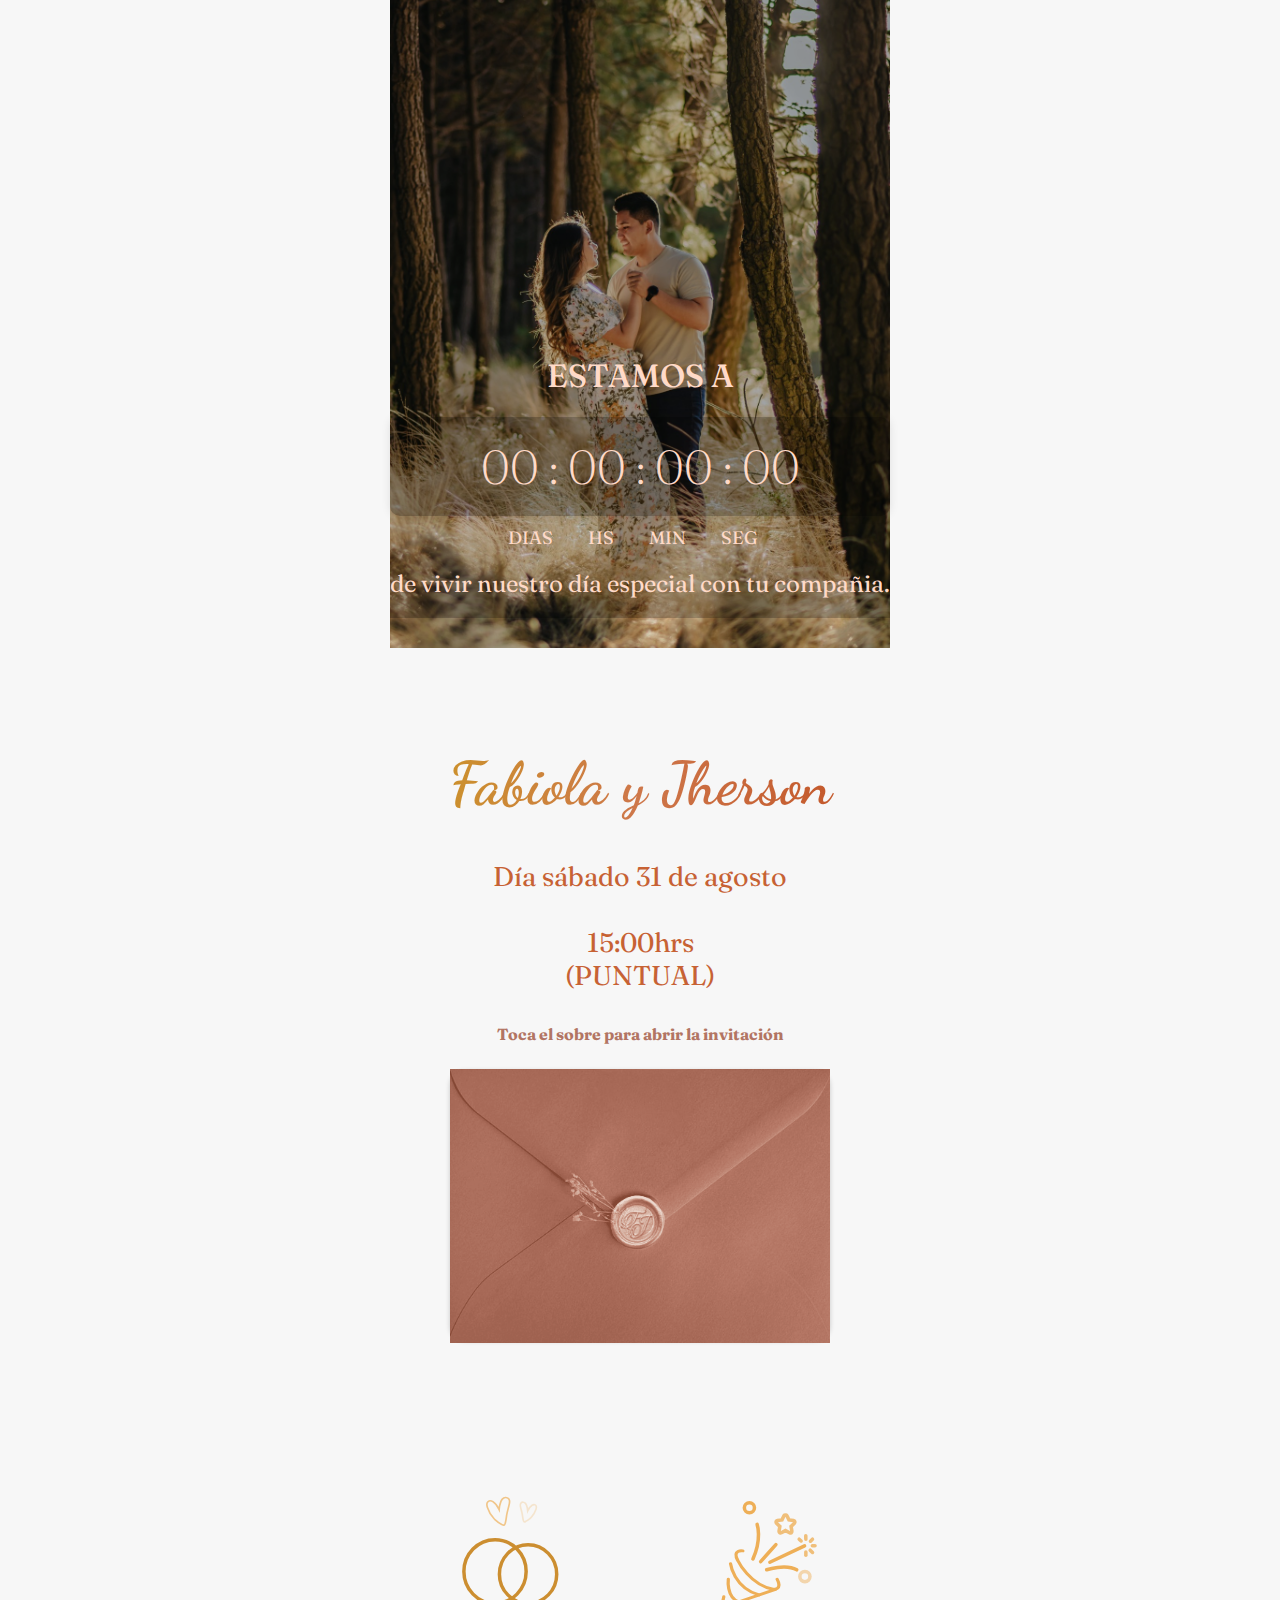
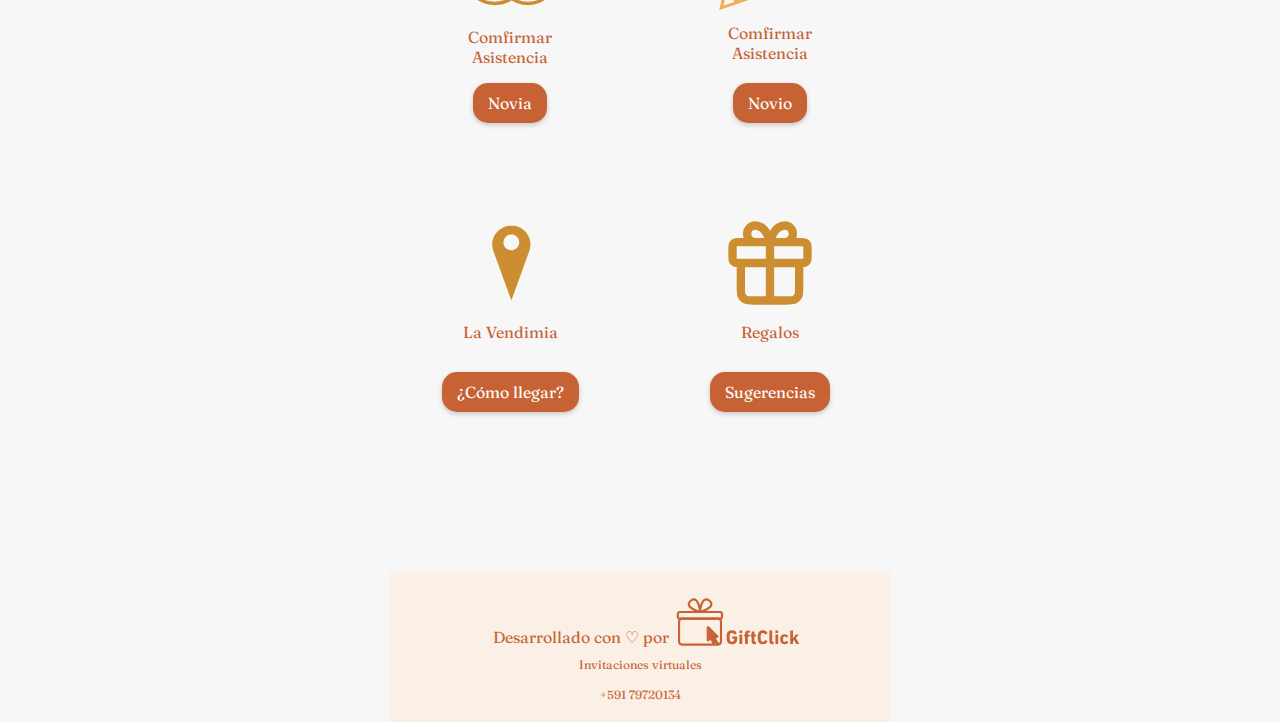
<file: index.html>
<!DOCTYPE html>
<html lang="en">

<head>
    <meta charset="UTF-8">
    <meta name="viewport" content="width=device-width, initial-scale=1.0">
    <title>Nuestra Boda Fabiola y Jherson</title>
    <link rel="icon" type="image/x-icon" href="favicon.ico">
    <link rel="stylesheet" href="styles1.css">
    <script src="https://ajax.googleapis.com/ajax/libs/jquery/3.5.1/jquery.min.js"></script>
    <link href="https://use.fontawesome.com/releases/v5.6.1/css/all.css" rel="stylesheet">
    <meta property="og:image" content="rings.jpg">
    <title>Nuestra Boda Fabiola y Jherson</title>
</head>

<body>
    <div class="containerHome">
        <img src="Flowers.PNG" alt="qr gift" class="flores">
    </div>
    <h1 class="letering">Fabiola y Jherson</h1>
    <div class="textlet">
        <p class="textlet1">Día sábado 31 de agosto <br> <br>15:00hrs<br>(PUNTUAL)</p>
    </div>
    <div class="countdown">
        <h1>Estamos a</h1>
        <div id="timer">
            <div class="time-unit" id="days">00</div>
            <div class="time-unit">:</div>
            <div class="time-unit" id="hours">00</div>
            <div class="time-unit">:</div>
            <div class="time-unit" id="minutes">00</div>
            <div class="time-unit">:</div>
            <div class="time-unit" id="seconds">00</div>
        </div>
        <div class="time-labels">
            <div class="time-label">DIAS</div>
            <div class="time-label">HS</div>
            <div class="time-label">MIN</div>
            <div class="time-label">SEG</div>
        </div>
        <h2>de vivir nuestro día especial con tu compañia.</h2>
    </div>
    <h4>Toca el sobre para abrir la invitación</h4>
    <div class="carta">
        <a href="home.html" id="envb"><img class="cartaInside" src="envelope.PNG" alt="carta"></a>
        <img src="flor2.PNG" alt="flores" id="floresHome">
    </div>
    <div class="totens">
        <div class="anim-anillos" class="toten1" id="toten1">
            <svg xmlns="http://www.w3.org/2000/svg" viewBox="0 0 150 150" width="150" height="150"
                preserveAspectRatio="xMidYMid meet">
                <defs>
                    <clipPath id="__lottie_element_75">
                        <rect width="150" height="150" x="0" y="0"></rect>
                    </clipPath>
                </defs>
                <g clip-path="url(#__lottie_element_75)">
                    <g transform="matrix(1,0,0,1,47.29375457763672,20.146596908569336)" opacity="0.6827542372879326">
                        <g opacity="1" transform="matrix(1,0,0,1,15.862000465393066,18.20599937438965)">
                            <path class="anillo-path"
                                d="M5.724,13.821C5.032,13.981,4.349,13.571,3.843,13.268C3.746,13.209,3.654,13.154,3.588,13.12C1.193,11.869,-0.996,10.318,-2.917,8.511C-3.373,8.082,-3.82,7.632,-4.247,7.173C-7.15,4.054,-9.331,0.323,-10.729,-3.916C-11.216,-5.392,-11.637,-6.964,-10.984,-8.533C-10.77,-9.045,-10.245,-9.969,-9.124,-10.396C-7.972,-10.834,-6.634,-10.589,-5.253,-9.686C-2.224,-7.706,-0.428,-4.799,0.972,-1.759C1.193,-4.68,1.761,-7.298,2.69,-9.704C3.021,-10.557,3.424,-11.456,4.142,-12.245C4.973,-13.158,6.099,-13.744,7.23,-13.852C8.588,-13.981,10.378,-13.345,11.1,-11.643C11.637,-10.374,11.435,-8.962,11.202,-7.739C10.869,-5.986,10.404,-4.22,9.954,-2.512C9.501,-0.791,9.033,0.987,8.704,2.738C8.505,3.803,8.354,4.892,8.208,5.945C8.135,6.478,8.058,7.03,7.976,7.573C7.786,8.835,7.533,10.322,7.103,11.795C7.083,11.861,7.064,11.942,7.043,12.031C6.902,12.622,6.69,13.514,5.837,13.79C5.799,13.802,5.762,13.813,5.724,13.821z" />
                        </g>
                    </g>
                    <g transform="matrix(1,0,0,1,80.91278076171875,24.922286987304688)" opacity="0.2512999999995208">
                        <g opacity="1" transform="matrix(1,0,0,1,12.479000091552734,14.140999794006348)">
                            <path class="anillo-path1"
                                d="M-4.14,9.779C-4.745,9.583,-4.896,8.951,-4.995,8.532C-5.011,8.469,-5.022,8.412,-5.036,8.365C-5.342,7.32,-5.522,6.265,-5.657,5.371C-5.715,4.985,-5.77,4.594,-5.821,4.216C-5.925,3.469,-6.032,2.696,-6.174,1.941C-6.406,0.7,-6.739,-0.562,-7.06,-1.782C-7.379,-2.993,-7.709,-4.246,-7.945,-5.489C-8.109,-6.357,-8.254,-7.358,-7.872,-8.258C-7.36,-9.465,-6.091,-9.916,-5.128,-9.825C-4.325,-9.749,-3.527,-9.333,-2.938,-8.685C-2.429,-8.125,-2.143,-7.488,-1.908,-6.883C-1.249,-5.176,-0.847,-3.32,-0.689,-1.249C0.304,-3.404,1.578,-5.465,3.727,-6.871C4.706,-7.511,5.654,-7.685,6.471,-7.374C7.266,-7.071,7.639,-6.416,7.79,-6.053C8.253,-4.939,7.955,-3.825,7.609,-2.778C6.617,0.228,5.07,2.875,3.012,5.087C2.709,5.412,2.392,5.731,2.068,6.036C0.706,7.317,-0.846,8.417,-2.545,9.304C-2.592,9.329,-2.657,9.368,-2.726,9.409C-3.085,9.625,-3.569,9.916,-4.06,9.802C-4.086,9.795,-4.113,9.788,-4.14,9.779z" />
                        </g>
                    </g>
                    <g transform="matrix(1,0,0,1,20.293,58.118)" opacity="1">
                        <g opacity="1" transform="matrix(1,0,0,1,39.72,40.464)">
                            <path class="anillo-move1"
                                d="M31.128,0C31.128,17.603,17.192,31.872,0,31.872C-17.191,31.872,-31.128,17.603,-31.128,0C-31.128,-17.602,-17.191,-31.872,0,-31.872C17.192,-31.872,31.128,-17.602,31.128,0z" />
                        </g>
                    </g>
                    <g transform="matrix(1,0,0,1,55.828,63.21)" opacity="1">
                        <g opacity="1" transform="matrix(1,0,0,1,37.234,37.918)">
                            <path class="anillo-move2"
                                d="M28.642,0C28.642,16.196,15.818,29.326,-0.001,29.326C-15.819,29.326,-28.641,16.196,-28.641,0C-28.641,-16.196,-15.819,-29.326,-0.001,-29.326C15.818,-29.326,28.642,-16.196,28.642,0z" />
                        </g>
                    </g>
                </g>
            </svg>
            <p>Comfirmar Asistencia</p>
        </div>
        <div class="toten1a"><a target="_blank" class="b2"
                href="https://api.whatsapp.com/send?phone=+59179955476&text=Sí,%20podr%C3%A9%20asistir%20a%20la%20boda%20el%20día%20sábado%2031%20de%20agosto,%20mi%20nombre%20y%20apellido%20es…">Novia</a>
        </div>

        <div class="toten2">
            <svg class="anim-fiesta" xmlns="http://www.w3.org/2000/svg" viewBox="0 0 130 130" width="130" height="130"
                preserveAspectRatio="xMidYMid meet"
                style="width: 100%; height: 100%; transform: translate3d(0px, 0px, 0px);">
                <defs>
                    <clipPath id="__lottie_element_36">
                        <rect width="130" height="130" x="0" y="0"></rect>
                    </clipPath>
                </defs>
                <g clip-path="url(#__lottie_element_36)">
                    <g transform="matrix(1,0,0,1,4.901298522949219,11.877037048339844)" opacity="0.7761166198485527"
                        style="display: block;">
                        <g opacity="1" transform="matrix(1,0,0,1,75.55999755859375,23.030000686645508)">
                            <path stroke-linecap="round" stroke-linejoin="miter" fill-opacity="0" stroke-miterlimit="10"
                                stroke="#cc8e30" stroke-opacity="1" stroke-width="3.531"
                                d=" M9.35200023651123,-2.2809998989105225 C9.166999816894531,-2.8489999771118164 8.673999786376953,-3.26200008392334 8.083000183105469,-3.3480000495910645 C8.083000183105469,-3.3480000495910645 3.4709999561309814,-4.019999980926514 3.4709999561309814,-4.019999980926514 C3.4709999561309814,-4.019999980926514 1.4149999618530273,-8.197999954223633 1.4149999618530273,-8.197999954223633 C0.9570000171661377,-8.97700023651123 -0.04600000008940697,-9.236000061035156 -0.824999988079071,-8.777000427246094 C-1.0640000104904175,-8.63599967956543 -1.2630000114440918,-8.437999725341797 -1.4049999713897705,-8.197999954223633 C-1.4049999713897705,-8.197999954223633 -3.4709999561309814,-4.019999980926514 -3.4709999561309814,-4.019999980926514 C-3.4709999561309814,-4.019999980926514 -8.083000183105469,-3.3480000495910645 -8.083000183105469,-3.3480000495910645 C-8.942000389099121,-3.2239999771118164 -9.536999702453613,-2.427999973297119 -9.413000106811523,-1.5700000524520874 C-9.36299991607666,-1.2280000448226929 -9.204000473022461,-0.9120000004768372 -8.956999778747559,-0.6700000166893005 C-8.956999778747559,-0.6700000166893005 -5.619999885559082,2.5829999446868896 -5.619999885559082,2.5829999446868896 C-5.619999885559082,2.5829999446868896 -6.406000137329102,7.176000118255615 -6.406000137329102,7.176000118255615 C-6.557000160217285,8.029999732971191 -5.986999988555908,8.845000267028809 -5.131999969482422,8.996000289916992 C-4.788000106811523,9.057000160217285 -4.433000087738037,9.001999855041504 -4.125,8.83899974822998 C-4.125,8.83899974822998 0.0010000000474974513,6.663000106811523 0.0010000000474974513,6.663000106811523 C0.0010000000474974513,6.663000106811523 4.125999927520752,8.833000183105469 4.125999927520752,8.833000183105469 C4.894000053405762,9.237000465393066 5.8429999351501465,8.940999984741211 6.247000217437744,8.17300033569336 C6.4079999923706055,7.867000102996826 6.464000225067139,7.515999794006348 6.406000137329102,7.176000118255615 C6.406000137329102,7.176000118255615 5.619999885559082,2.5829999446868896 5.619999885559082,2.5829999446868896 C5.619999885559082,2.5829999446868896 8.956000328063965,-0.6700000166893005 8.956000328063965,-0.6700000166893005 C9.383999824523926,-1.0889999866485596 9.538000106811523,-1.7130000591278076 9.35200023651123,-2.2809998989105225z">
                            </path>
                        </g>
                    </g>
                    <g transform="matrix(1,0,0,1,-12.5,-20)" opacity="1" style="display: block;">
                        <g opacity="1" transform="matrix(1,0,0,1,56.909000396728516,38.75400161743164)">
                            <path stroke-linecap="round" stroke-linejoin="miter" fill-opacity="0" stroke-miterlimit="10"
                                stroke="#cc8e30" stroke-opacity="1" stroke-width="3.531"
                                d=" M5.057000160217285,0 C5.057000160217285,2.7929999828338623 2.7929999828338623,5.057000160217285 0,5.057000160217285 C-2.7929999828338623,5.057000160217285 -5.057000160217285,2.7929999828338623 -5.057000160217285,0 C-5.057000160217285,-2.7920000553131104 -2.7929999828338623,-5.057000160217285 0,-5.057000160217285 C2.7929999828338623,-5.057000160217285 5.057000160217285,-2.7920000553131104 5.057000160217285,0z">
                            </path>
                        </g>
                    </g>
                    <g transform="matrix(1,0,0,1,1.6558074951171875,2.271503448486328)" opacity="0.4720528386105976"
                        style="display: block;">
                        <g opacity="1" transform="matrix(1,0,0,1,98.23699951171875,85.31300354003906)">
                            <path stroke-linecap="round" stroke-linejoin="miter" fill-opacity="0" stroke-miterlimit="10"
                                stroke="#cc8e30" stroke-opacity="1" stroke-width="3.531"
                                d=" M5.057000160217285,0 C5.057000160217285,2.7929999828338623 2.7929999828338623,5.057000160217285 0,5.057000160217285 C-2.7929999828338623,5.057000160217285 -5.057000160217285,2.7929999828338623 -5.057000160217285,0 C-5.057000160217285,-2.7929999828338623 -2.7929999828338623,-5.057000160217285 0,-5.057000160217285 C2.7929999828338623,-5.057000160217285 5.057000160217285,-2.7929999828338623 5.057000160217285,0z">
                            </path>
                        </g>
                    </g>
                    <g transform="matrix(1,0,0,1,9.500003814697266,4.5)" opacity="0.7761166198485527"
                        style="display: block;">
                        <g opacity="1" transform="matrix(1,0,0,1,85.64399719238281,46.60100173950195)">
                            <path stroke-linecap="round" stroke-linejoin="miter" fill-opacity="0" stroke-miterlimit="10"
                                stroke="#cc8e30" stroke-opacity="1" stroke-width="3.531"
                                d=" M-0.9639999866485596,-0.871999979019165 C-0.9639999866485596,-0.871999979019165 0.9639999866485596,0.871999979019165 0.9639999866485596,0.871999979019165">
                            </path>
                        </g>
                        <g opacity="1" transform="matrix(1,0,0,1,91.30599975585938,43.941001892089844)">
                            <path stroke-linecap="round" stroke-linejoin="miter" fill-opacity="0" stroke-miterlimit="10"
                                stroke="#cc8e30" stroke-opacity="1" stroke-width="3.531"
                                d=" M-0.04399999976158142,-1.7879999876022339 C-0.04399999976158142,-1.7879999876022339 0.04399999976158142,1.7879999876022339 0.04399999976158142,1.7879999876022339">
                            </path>
                        </g>
                        <g opacity="1" transform="matrix(1,0,0,1,0,0)">
                            <path stroke-linecap="round" stroke-linejoin="miter" fill-opacity="0" stroke-miterlimit="10"
                                stroke="#cc8e30" stroke-opacity="1" stroke-width="3.531"
                                d=" M91.3479995727539,58.45899963378906 C91.3479995727539,58.45899963378906 91.3479995727539,61.78499984741211 91.3479995727539,61.78499984741211">
                            </path>
                        </g>
                        <g opacity="1" transform="matrix(1,0,0,1,96.86199951171875,57.849998474121094)">
                            <path stroke-linecap="round" stroke-linejoin="miter" fill-opacity="0" stroke-miterlimit="10"
                                stroke="#cc8e30" stroke-opacity="1" stroke-width="3.531"
                                d=" M-1.1540000438690186,-1.1349999904632568 C-1.1540000438690186,-1.1349999904632568 1.1540000438690186,1.1349999904632568 1.1540000438690186,1.1349999904632568">
                            </path>
                        </g>
                        <g opacity="1" transform="matrix(1,0,0,1,0,0)">
                            <path stroke-linecap="round" stroke-linejoin="miter" fill-opacity="0" stroke-miterlimit="10"
                                stroke="#cc8e30" stroke-opacity="1" stroke-width="3.531"
                                d=" M97.88800048828125,52.356998443603516 C97.88800048828125,52.356998443603516 100.50399780273438,52.356998443603516 100.50399780273438,52.356998443603516">
                            </path>
                        </g>
                        <g opacity="1" transform="matrix(1,0,0,1,96.9729995727539,46.66899871826172)">
                            <path stroke-linecap="round" stroke-linejoin="miter" fill-opacity="0" stroke-miterlimit="10"
                                stroke="#cc8e30" stroke-opacity="1" stroke-width="3.531"
                                d=" M-1.003000020980835,0.9779999852180481 C-1.003000020980835,0.9779999852180481 1.003000020980835,-0.9779999852180481 1.003000020980835,-0.9779999852180481">
                            </path>
                        </g>
                    </g>
                    <g transform="matrix(1,0,0,1,9.500003814697266,4.5)" opacity="1" style="display: block;">
                        <g opacity="1" transform="matrix(1,0,0,1,69.16699981689453,74.1520004272461)">
                            <path stroke-linecap="round" stroke-linejoin="miter" fill-opacity="0" stroke-miterlimit="10"
                                stroke="#cc8e30" stroke-opacity="1" stroke-width="3.531"
                                d="  M-17.038000106811523,2.071000099182129 C-17.038000106811523,2.071000099182129 2.2160000801086426,-4.184999942779541 13.038000106811523,2.184999942779541">
                            </path>
                        </g>
                    </g>
                    <g transform="matrix(1,0,0,1,9.500003814697266,4.5)" opacity="1" style="display: block;">
                        <g opacity="1" transform="matrix(1,0,0,1,72.7030029296875,60.55099868774414)">
                            <path stroke-linecap="round" stroke-linejoin="miter" fill-opacity="0" stroke-miterlimit="10"
                                stroke="#cc8e30" stroke-opacity="1" stroke-width="3.531"
                                d=" M-17.339000701904297,8.194999694824219 C-17.339000701904297,8.194999694824219 17.339000701904297,-8.194999694824219 17.339000701904297,-8.194999694824219">
                            </path>
                        </g>
                    </g>
                    <g transform="matrix(1,0,0,1,9.500003814697266,4.5)" opacity="1" style="display: block;">
                        <g opacity="1"
                            transform="matrix(-0.9933285713195801,0.11531856656074524,-0.11531856656074524,-0.9933285713195801,53.858001708984375,59.505001068115234)">
                            <path stroke-linecap="round" stroke-linejoin="miter" fill-opacity="0" stroke-miterlimit="10"
                                stroke="#cc8e30" stroke-opacity="1" stroke-width="3.531"
                                d=" M8.631999969482422,-7.672999858856201 C8.631999969482422,-7.672999858856201 -6.659999847412109,5.920000076293945 -8.460000038146973,7.519999980926514">
                            </path>
                        </g>
                    </g>
                    <g transform="matrix(1,0,0,1,9.500003814697266,4.5)" opacity="1" style="display: block;">
                        <g opacity="1" transform="matrix(1,0,0,1,43.04600143432617,48.16999816894531)">
                            <path stroke-linecap="round" stroke-linejoin="miter" fill-opacity="0" stroke-miterlimit="10"
                                stroke="#cc8e30" stroke-opacity="1" stroke-width="3.531"
                                d=" M-0.4359999895095825,-17.263999938964844 C-0.4359999895095825,-17.263999938964844 4.620999813079834,-2.7899999618530273 -4.620999813079834,17.263999938964844">
                            </path>
                        </g>
                    </g>
                    <g transform="matrix(0.9204199910163879,0,0,0.8299999833106995,8.79580020904541,24.540000915527344)"
                        opacity="1" style="display: block;">
                        <g opacity="1" transform="matrix(1,0,0,1,47.23099899291992,67.61399841308594)">
                            <path stroke-linecap="round" stroke-linejoin="miter" fill-opacity="0" stroke-miterlimit="10"
                                stroke="#cc8e30" stroke-opacity="1" stroke-width="3.531"
                                d=" M-15.63599967956543,-22.611000061035156 C-15.63599967956543,-22.611000061035156 -27.988000869750977,-24.674999237060547 -21.011999130249023,-10.725000381469727 C-21.011999130249023,-10.725000381469727 -8.109000205993652,18.570999145507812 17.177000045776367,23.628000259399414 C17.177000045776367,23.628000259399414 27.988000869750977,24.674999237060547 21.542999267578125,11.519000053405762">
                            </path>
                        </g>
                        <g opacity="1" transform="matrix(1,0,0,1,33.63600158691406,79.23300170898438)">
                            <path stroke-linecap="round" stroke-linejoin="miter" fill-opacity="0" stroke-miterlimit="10"
                                stroke="#cc8e30" stroke-opacity="1" stroke-width="3.531"
                                d=" M-15.468999862670898,-18.809999465942383 C-15.468999862670898,-18.809999465942383 -12.083000183105469,10.090999603271484 15.468999862670898,18.809999465942383">
                            </path>
                        </g>
                        <g opacity="1" transform="matrix(1,0,0,1,20.20199966430664,92.8290023803711)">
                            <path stroke-linecap="round" stroke-linejoin="miter" fill-opacity="0" stroke-miterlimit="10"
                                stroke="#cc8e30" stroke-opacity="1" stroke-width="3.531"
                                d=" M-4.409999847412109,-13.758999824523926 C-4.409999847412109,-13.758999824523926 -6.888000011444092,7.829999923706055 6.888000011444092,13.758999824523926">
                            </path>
                        </g>
                        <g opacity="1" transform="matrix(1,0,0,1,37.63999938964844,102.40299987792969)">
                            <path stroke-linecap="round" stroke-linejoin="miter" fill-opacity="0" stroke-miterlimit="10"
                                stroke="rgb(175,133,102)" stroke-opacity="1" stroke-width="10"
                                d=" M-26.767000198364258,-2.0920000076293945 C-26.767000198364258,-2.0920000076293945 -29.382999420166016,11.16100025177002 -29.382999420166016,11.16100025177002 C-29.382999420166016,11.16100025177002 29.382999420166016,-11.16100025177002 29.382999420166016,-11.16100025177002">
                            </path>
                        </g>
                    </g>
                </g>
            </svg>
            <p>Comfirmar<br>Asistencia</p>
        </div>
        <div class="toten2a"><a target="_blank" class="b2"
                href="https://api.whatsapp.com/send?phone=+59170347801&text=Sí,%20podr%C3%A9%20asistir%20a%20la%20boda%20el%20día%20sábado%2031%20de%20agosto,%20mi%20nombre%20y%20apellido%20es…">Novio</a>
        </div>
    </div>
    <div class="totens">
        <div class="toten3"><svg version="1.0" xmlns="http://www.w3.org/2000/svg" width="80px" height="80px"
                viewBox="0 0 1280.000000 1280.000000" preserveAspectRatio="xMidYMid meet">
                <metadata>
                    Created by potrace 1.15, written by Peter Selinger 2001-2017
                </metadata>
                <g transform="translate(0.000000,1280.000000) scale(0.100000,-0.100000)" fill="#cc8e30" stroke="none">
                    <path d="M6335 12360 c-516 -49 -1002 -220 -1425 -502 -175 -116 -281 -200
           -419 -333 -193 -185 -350 -375 -478 -579 -474 -754 -590 -1678 -313 -2516 26
           -80 241 -676 478 -1325 1892 -5186 2434 -6670 2436 -6672 2 -2 204 547 449
           1219 245 673 890 2440 1433 3928 542 1488 1004 2757 1026 2820 328 963 133
           2036 -516 2840 -100 125 -313 336 -446 443 -441 355 -936 572 -1505 658 -157
           23 -560 34 -720 19z m498 -1415 c381 -67 721 -314 901 -654 158 -301 190 -666
           85 -986 -153 -465 -564 -804 -1051 -865 -295 -37 -607 38 -861 207 -95 63
           -249 213 -320 310 -238 331 -301 753 -172 1140 65 195 159 347 305 493 184
           185 418 308 673 355 102 18 333 18 440 0z" />
                </g>
            </svg>
            <p class="vendimiatext">La Vendimia</p>
        </div>
        <div class="toten3a"><a class="b2"
                href="https://www.google.com.bo/maps/place/La+Vendimia/@-17.3258235,-66.2223847,17z/data=!3m1!4b1!4m6!3m5!1s0x93e3754413714e6b:0x2347e13ac6109e27!8m2!3d-17.3258235!4d-66.2198098!16s%2Fg%2F11dynwq_x2?hl=es&entry=ttu"
                target="_blank">¿Cómo llegar?</a></div>

        <div class="toten4">
            <div><svg width="100px" height="200px" viewBox="0 0 24 24" fill="none" xmlns="http://www.w3.org/2000/svg">
                    <g id="SVGRepo_bgCarrier" stroke-width="0"></g>
                    <g id="SVGRepo_tracerCarrier" stroke-linecap="round" stroke-linejoin="round"></g>
                    <g id="SVGRepo_iconCarrier">
                        <path
                            d="M12 7V20M12 7H8.46429C7.94332 7 7.4437 6.78929 7.07533 6.41421C6.70695 6.03914 6.5 5.53043 6.5 5C6.5 4.46957 6.70695 3.96086 7.07533 3.58579C7.4437 3.21071 7.94332 3 8.46429 3C11.2143 3 12 7 12 7ZM12 7H15.5357C16.0567 7 16.5563 6.78929 16.9247 6.41421C17.293 6.03914 17.5 5.53043 17.5 5C17.5 4.46957 17.293 3.96086 16.9247 3.58579C16.5563 3.21071 16.0567 3 15.5357 3C12.7857 3 12 7 12 7ZM5 12H19V17.8C19 18.9201 19 19.4802 18.782 19.908C18.5903 20.2843 18.2843 20.5903 17.908 20.782C17.4802 21 16.9201 21 15.8 21H8.2C7.07989 21 6.51984 21 6.09202 20.782C5.71569 20.5903 5.40973 20.2843 5.21799 19.908C5 19.4802 5 18.9201 5 17.8V12ZM4.6 12H19.4C19.9601 12 20.2401 12 20.454 11.891C20.6422 11.7951 20.7951 11.6422 20.891 11.454C21 11.2401 21 10.9601 21 10.4V8.6C21 8.03995 21 7.75992 20.891 7.54601C20.7951 7.35785 20.6422 7.20487 20.454 7.10899C20.2401 7 19.9601 7 19.4 7H4.6C4.03995 7 3.75992 7 3.54601 7.10899C3.35785 7.20487 3.20487 7.35785 3.10899 7.54601C3 7.75992 3 8.03995 3 8.6V10.4C3 10.9601 3 11.2401 3.10899 11.454C3.20487 11.6422 3.35785 11.7951 3.54601 11.891C3.75992 12 4.03995 12 4.6 12Z"
                            stroke="#cc8e30" stroke-width="2" stroke-linecap="round" stroke-linejoin="round"></path>
                    </g>
                </svg>
                <p class="templetext">Regalos</p>
            </div>
        </div>
        <div class="toten4a"> <button class="b2" id="openModalBtn">Sugerencias</button></div>
    </div>
    <div id="myModal" class="modal">
        <div class="modal-content">
            <span class="close">&times;</span>
            <p>¡Agradecemos tus obsequios!<br>Una opción de regalo es hacernos un depósito utilizando el QR. Con lo recaudado podremos comprarnos las cosas que nos faltan en nuestro hogar o hacer un pequeño viaje.</p>
            <img src="qr.jpg" id="qrcode" alt="Imagen de REGALO QR">
            <div class="textlet">
            <p class="textlet1">SUGERENCIA DE REGALOS</p>
            </div>
            <img src="qr2.png" id="qrcode" alt="Imagen de REGALO QR">
            <div class="textlet">
            <p class="textlet1">FABIOLA Y JHERSON</p>
            </div>
            <p class="textlet1">MESA DE REGALOS<br>MULTICENTER<br>Av.Uyuni N.1171 casi puente Muyurina<br>Pide el catálogo al Cel. 69414806 ó<br>escanea el QR</p>
        </div>
    </div>
    </div>
    <script src="script.js"></script>
    <footer>
        <div class="footergitfclick">
            <p>
                Desarrollado con <span class="heartfooter">♡</span> por <a href="https://www.facebook.com/giftclickbo"
                    target="_blank" id="footerlink">
                    <svg xmlns="http://www.w3.org/2000/svg" width="933" height="533" fill="none" viewBox="0 0 933 533"
                        id="svggiftclick">
                        <path fill="#c76234"
                            d="M369.803 254.18H157.219A17.254 17.254 0 0 1 140 236.959v-12.18a17.255 17.255 0 0 1 17.219-17.221h212.584a17.255 17.255 0 0 1 17.219 17.221v12.18a17.254 17.254 0 0 1-17.219 17.221Zm-212.602-35.253a5.886 5.886 0 0 0-5.886 5.887v12.145a5.888 5.888 0 0 0 5.886 5.887h212.602a5.886 5.886 0 0 0 5.887-5.887v-12.18a5.888 5.888 0 0 0-5.887-5.887l-212.602.035Z" />
                        <path fill="#c76234"
                            d="M258.629 216.847c-1.235 0-2.461-.203-3.63-.599-23.652-8.003-52.627-21.575-56.275-40.77-1.762-9.183 2.379-18.067 12.231-26.44 9.852-8.372 19.281-10.928 28.023-7.667 18.294 6.804 26.789 37.738 30.702 62.503a11.234 11.234 0 0 1-6.354 11.925 11.225 11.225 0 0 1-4.679 1.048h-.018Zm-.158-11.21 5.604-.899-5.604.899ZM231.593 151.4c-3.877 0-8.336 2.116-13.306 6.311-6.521 5.517-9.341 10.769-8.424 15.634 1.956 10.294 20.567 22.58 48.572 32.08-4.653-29.312-13.606-49.777-23.405-53.425a9.799 9.799 0 0 0-3.437-.6Z" />
                        <path fill="#c76234"
                            d="M270.014 216.847a11.225 11.225 0 0 1-11.032-12.973c3.895-24.677 12.337-55.682 30.701-62.503 8.812-3.243 18.171-.67 28.023 7.668 9.852 8.337 13.976 17.238 12.231 26.439-3.648 19.195-32.622 32.767-56.274 40.77a11.319 11.319 0 0 1-3.649.599Zm27.054-65.447a9.803 9.803 0 0 0-3.437.6c-9.799 3.648-18.77 24.095-23.405 53.425 28.023-9.5 46.616-21.786 48.573-32.08.916-4.865-1.904-10.117-8.425-15.634-4.97-4.195-9.429-6.311-13.306-6.311ZM406.021 348.005c0-8.813.635-15.441 2.009-19.671 3.702-11.422 13.324-17.45 26.437-17.45 12.795 0 22.101 6.134 25.59 15.335.318.74.212 1.269-.423 1.586l-11.314 4.759c-.741.212-1.269 0-1.481-.529a13.48 13.48 0 0 0-12.337-7.403c-6.027 0-9.834 2.644-11.526 8.038-.74 2.327-1.163 7.403-1.163 15.335 0 7.932.423 13.114 1.163 15.44 1.692 5.288 5.604 7.932 11.738 7.932 5.498 0 10.151-2.749 11.526-7.403a26.44 26.44 0 0 0 .846-7.05.56.56 0 0 0-.635-.635h-9.728c-.74 0-1.058-.317-1.058-1.058v-10.152c0-.741.318-1.058 1.058-1.058h24.674c.74 0 1.057.317 1.057 1.058v5.922c.193 5.45-.4 10.9-1.762 16.181-3.525 11.422-13.43 17.979-26.225 17.979-13.113 0-22.735-6.028-26.437-17.45-1.374-4.266-2.009-10.893-2.009-19.706ZM475.179 324.632c-.74 0-1.057-.317-1.057-1.057v-10.471c0-.74.317-1.057 1.057-1.057h12.69c.74 0 1.057.317 1.057 1.057v10.471c0 .74-.317 1.057-1.057 1.057h-12.69Zm0 59.33c-.74 0-1.057-.317-1.057-1.057v-49.001c0-.741.317-1.058 1.057-1.058h12.69c.74 0 1.057.317 1.057 1.058v49.071c0 .74-.317 1.058-1.057 1.058l-12.69-.071ZM505.211 383.962c-.74 0-1.058-.317-1.058-1.057v-38.602a.556.556 0 0 0-.16-.474.558.558 0 0 0-.474-.16h-3.172c-.741 0-1.058-.318-1.058-1.058v-8.813c0-.741.317-1.058 1.058-1.058h3.172a.57.57 0 0 0 .474-.16.558.558 0 0 0 .16-.474v-2.433c0-12.338 5.711-17.626 17.977-17.626h5.816c.741 0 1.058.317 1.058 1.057v9.942c0 .74-.317 1.057-1.058 1.057h-3.278c-4.653 0-5.816 1.164-5.816 5.5v2.538a.57.57 0 0 0 .16.474.562.562 0 0 0 .475.16h8.354c.74 0 1.057.318 1.057 1.058v8.813c0 .74-.317 1.058-1.057 1.058h-8.354a.57.57 0 0 0-.475.16.556.556 0 0 0-.16.474v38.602c0 .74-.317 1.058-1.057 1.058l-12.584-.036ZM555.44 384.597c-11.738 0-16.285-5.182-16.285-17.027v-23.267a.556.556 0 0 0-.16-.474.558.558 0 0 0-.474-.16h-3.173c-.74 0-1.057-.318-1.057-1.058v-8.813c0-.741.317-1.058 1.057-1.058h3.173a.558.558 0 0 0 .61-.378.557.557 0 0 0 .024-.256v-13.749c0-.74.318-1.057 1.058-1.057h12.584c.74 0 1.057.317 1.057 1.057v13.749a.57.57 0 0 0 .378.61.57.57 0 0 0 .256.024h6.557c.74 0 1.057.317 1.057 1.058v8.813c0 .74-.317 1.058-1.057 1.058h-6.557a.557.557 0 0 0-.474.16.57.57 0 0 0-.16.474v22.632c0 3.808 1.269 5.077 4.653 5.077h2.538c.74 0 1.057.317 1.057 1.057v10.47c0 .741-.317 1.058-1.057 1.058h-5.605ZM571.408 348.004c0-8.989.634-15.546 2.009-19.388 3.807-11.528 12.901-17.627 25.59-17.627 12.161 0 20.938 5.817 25.062 15.97.317.634.212 1.057-.529 1.269l-11.526 5.182a.951.951 0 0 1-1.48-.529c-2.327-5.393-6.134-8.143-11.421-8.143a10.397 10.397 0 0 0-10.786 7.932c-.74 2.432-1.163 7.509-1.163 15.44 0 7.932.423 13.008 1.163 15.441a10.4 10.4 0 0 0 10.786 7.932c5.287 0 9.094-2.75 11.421-8.144a.95.95 0 0 1 1.48-.528l11.526 5.182c.741.211.846.634.529 1.269-4.124 10.153-12.901 15.969-25.062 15.969-12.689 0-21.783-6.134-25.59-17.626-1.375-4.054-2.009-10.611-2.009-19.601ZM649.554 384.597c-11.315 0-15.862-4.865-15.862-16.287v-55.206c0-.74.317-1.057 1.058-1.057h12.689c.74 0 1.058.317 1.058 1.057v54.043c0 3.278 1.48 4.865 4.441 4.865h2.221c.74 0 1.057.317 1.057 1.057v10.47c0 .741-.317 1.058-1.057 1.058h-5.605ZM667.108 324.632c-.74 0-1.058-.317-1.058-1.057v-10.471c0-.74.318-1.057 1.058-1.057h12.689c.741 0 1.058.317 1.058 1.057v10.471c0 .74-.317 1.057-1.058 1.057h-12.689Zm0 59.33c-.74 0-1.058-.317-1.058-1.057v-49.001c0-.741.318-1.058 1.058-1.058h12.689c.741 0 1.058.317 1.058 1.058v49.071c0 .74-.317 1.058-1.058 1.058l-12.689-.071ZM693.227 370.637a48.211 48.211 0 0 1 0-24.536c2.961-9.412 11.103-14.489 22.101-14.489a22.704 22.704 0 0 1 19.387 9.624 1.054 1.054 0 0 1 .208.785 1.048 1.048 0 0 1-.42.696l-9.2 6.028a1.061 1.061 0 0 1-1.265.104 1.063 1.063 0 0 1-.321-.316 9.682 9.682 0 0 0-8.142-4.441 7.454 7.454 0 0 0-7.931 5.499 40.933 40.933 0 0 0 0 17.626 7.453 7.453 0 0 0 7.931 5.464 9.676 9.676 0 0 0 8.142-4.442 1.06 1.06 0 0 1 1.586-.211l9.2 6.028a1.048 1.048 0 0 1 .42.696 1.045 1.045 0 0 1-.208.785 22.704 22.704 0 0 1-19.387 9.624c-10.998-.036-19.14-5.112-22.101-14.524ZM778.141 383.962a1.751 1.751 0 0 1-.948-.296 1.751 1.751 0 0 1-.638-.761l-11.421-20.623-5.287 6.557v14.101c0 .74-.317 1.058-1.058 1.058H746.1c-.74 0-1.058-.318-1.058-1.058v-69.8c0-.741.318-1.058 1.058-1.058h12.689c.741 0 1.058.317 1.058 1.058v38.778l14.699-18.085a2.548 2.548 0 0 1 2.009-1.058h13.535a.619.619 0 0 1 .423 1.058l-15.65 18.085 17.871 30.987c.211.423.106 1.057-.529 1.057h-14.064ZM359.564 242.828H168.639a21.874 21.874 0 0 0-21.854 21.857v106.234a21.868 21.868 0 0 0 21.854 21.856h190.925a21.868 21.868 0 0 0 21.854-21.856V264.614a21.872 21.872 0 0 0-21.854-21.786ZM334.89 351.301l16.937 30.194h-9.359l-15.139-29.666a7.478 7.478 0 0 0-5.288-3.983 7.624 7.624 0 0 0-1.374-.124 7.456 7.456 0 0 0-5.164 2.045l-4.776 4.354v-48.42l34.138 34.372h-3.525a7.528 7.528 0 0 0-6.398 3.779 7.525 7.525 0 0 0-.035 7.431l-.017.018Zm35.142 19.618a10.577 10.577 0 0 1-5.816 9.394l-16.302-29.065 6.168-.106a7.524 7.524 0 0 0 7.332-8.99 7.522 7.522 0 0 0-2.044-3.842l-46.987-47.309a7.523 7.523 0 0 0-12.865 5.288v66.31a7.526 7.526 0 0 0 12.601 5.57l7.473-6.804 10.222 20.041H168.639a10.575 10.575 0 0 1-10.574-10.576V264.526a10.575 10.575 0 0 1 10.574-10.576h190.925a10.576 10.576 0 0 1 10.574 10.576l-.106 106.393Z" />
                        <path fill="#c76234"
                            d="m356.303 378.551-17.377-30.97a1.624 1.624 0 0 1 .009-1.603 1.625 1.625 0 0 1 1.383-.811l11.015-.194a1.624 1.624 0 0 0 1.482-1.01 1.625 1.625 0 0 0-.354-1.758l-41.223-41.51a1.626 1.626 0 0 0-1.78-.37 1.627 1.627 0 0 0-1.005 1.516v58.167a1.617 1.617 0 0 0 .967 1.484 1.617 1.617 0 0 0 1.747-.285l9.799-8.937a1.63 1.63 0 0 1 1.383-.399 1.623 1.623 0 0 1 1.155.857l14.664 28.749h16.108l1.34-.705a1.626 1.626 0 0 0 .687-2.221Z" />
                    </svg>
                </a>
            </p>
        </div>
        <p class="footnumber">Invitaciones virtuales <br> <br>+591 79720134</p>
    </footer>
</body>

</html>
</file>
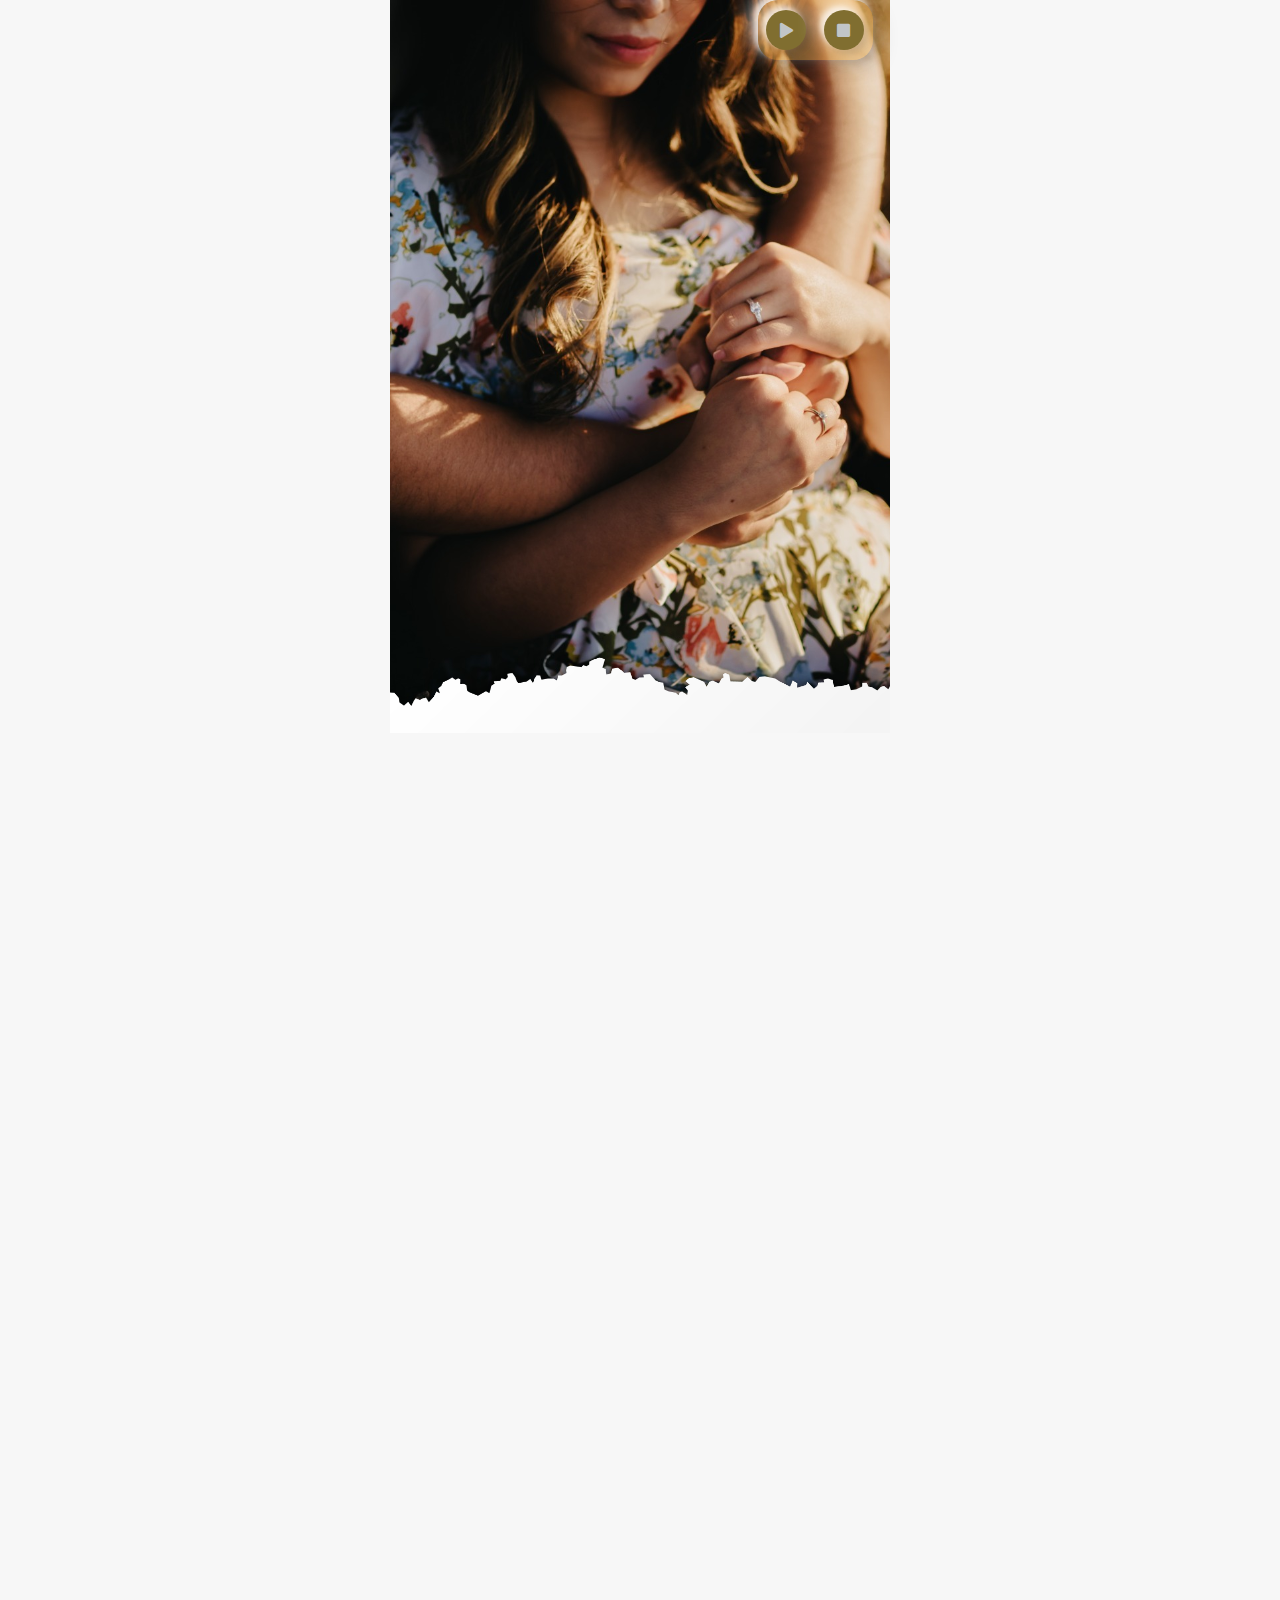
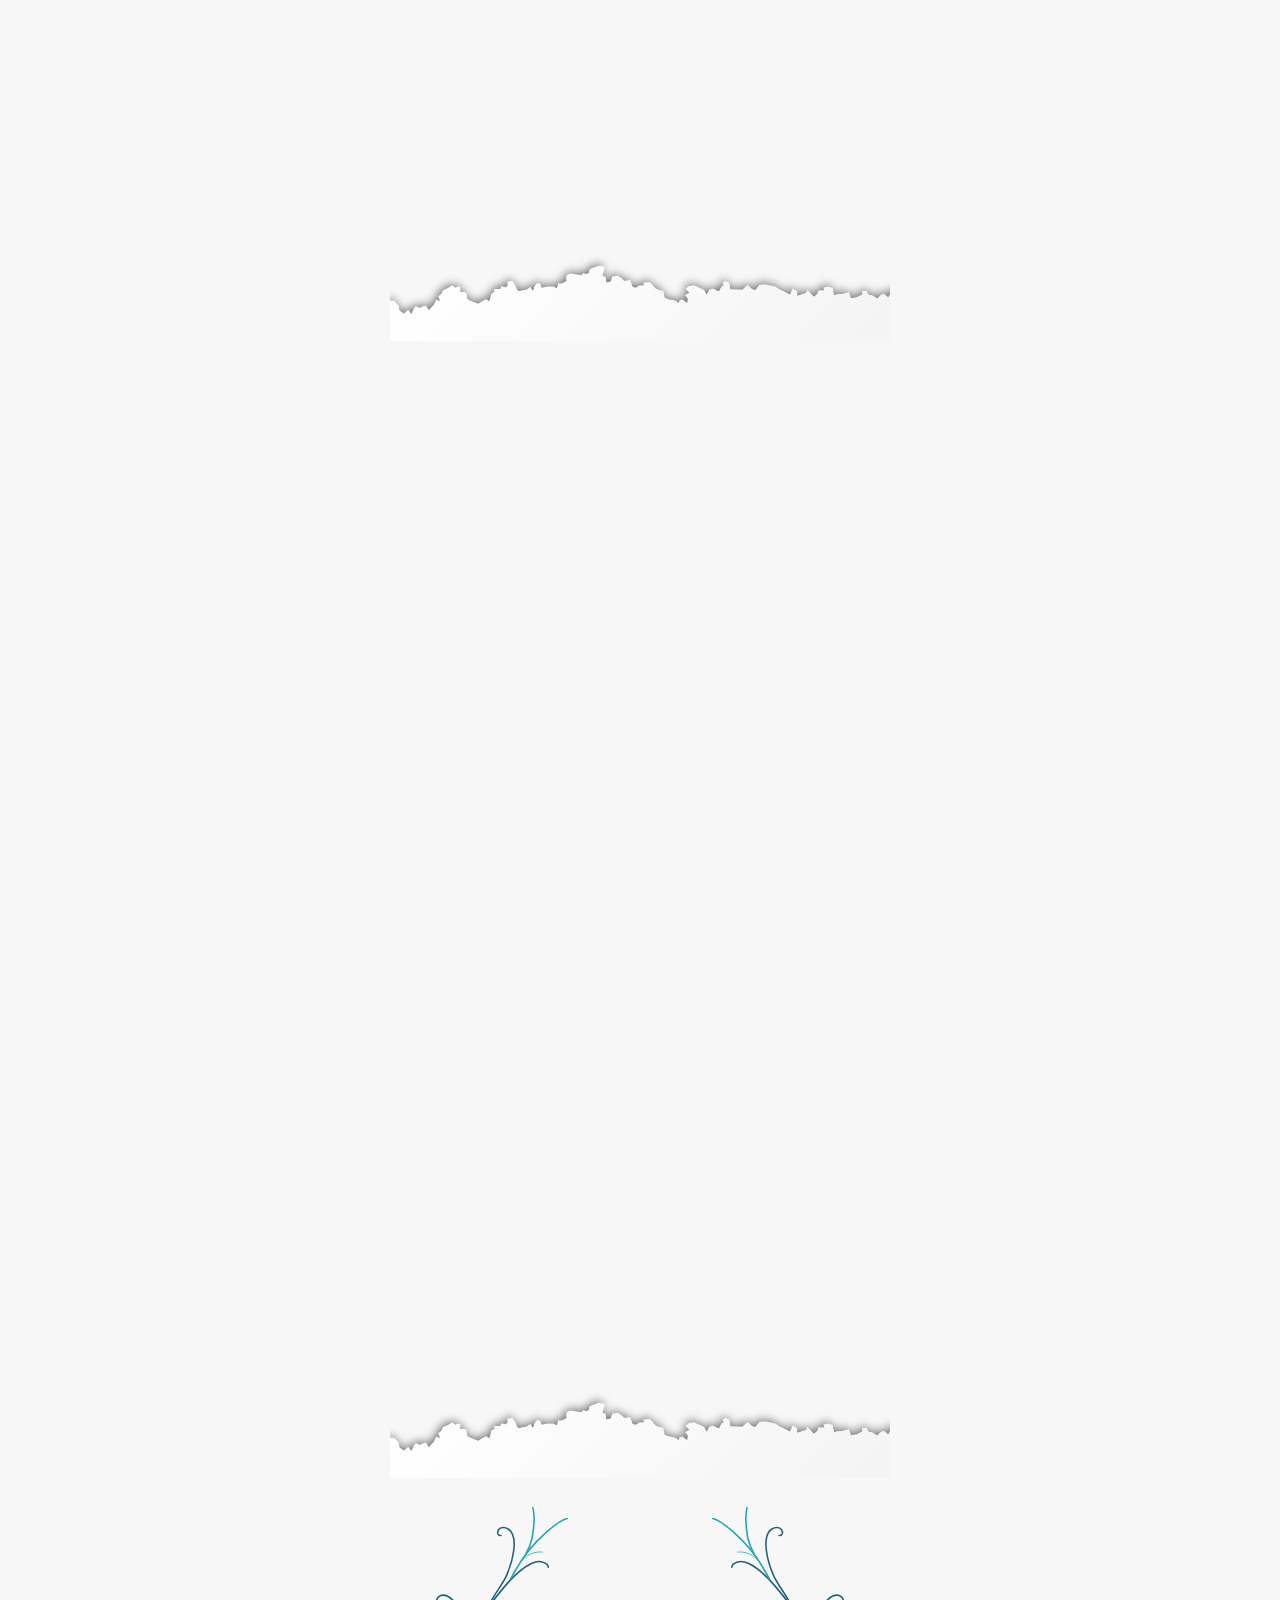
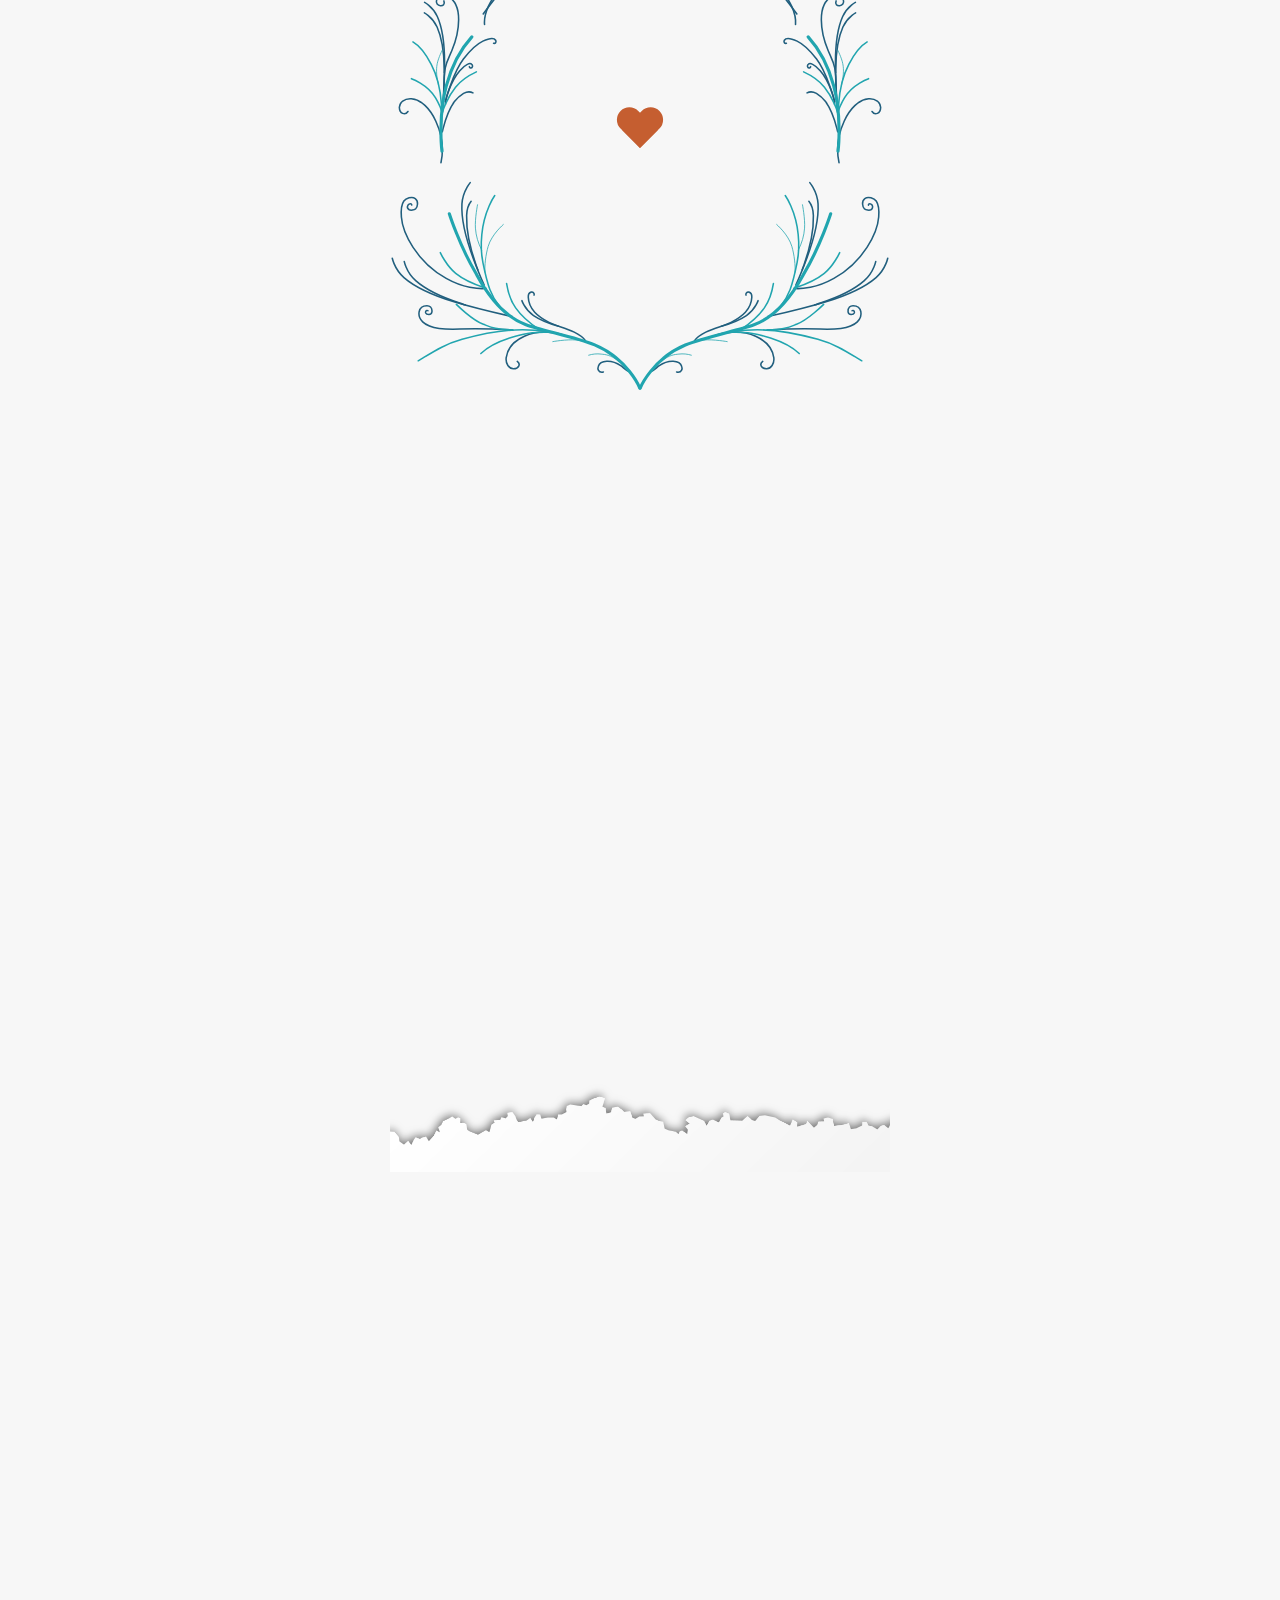
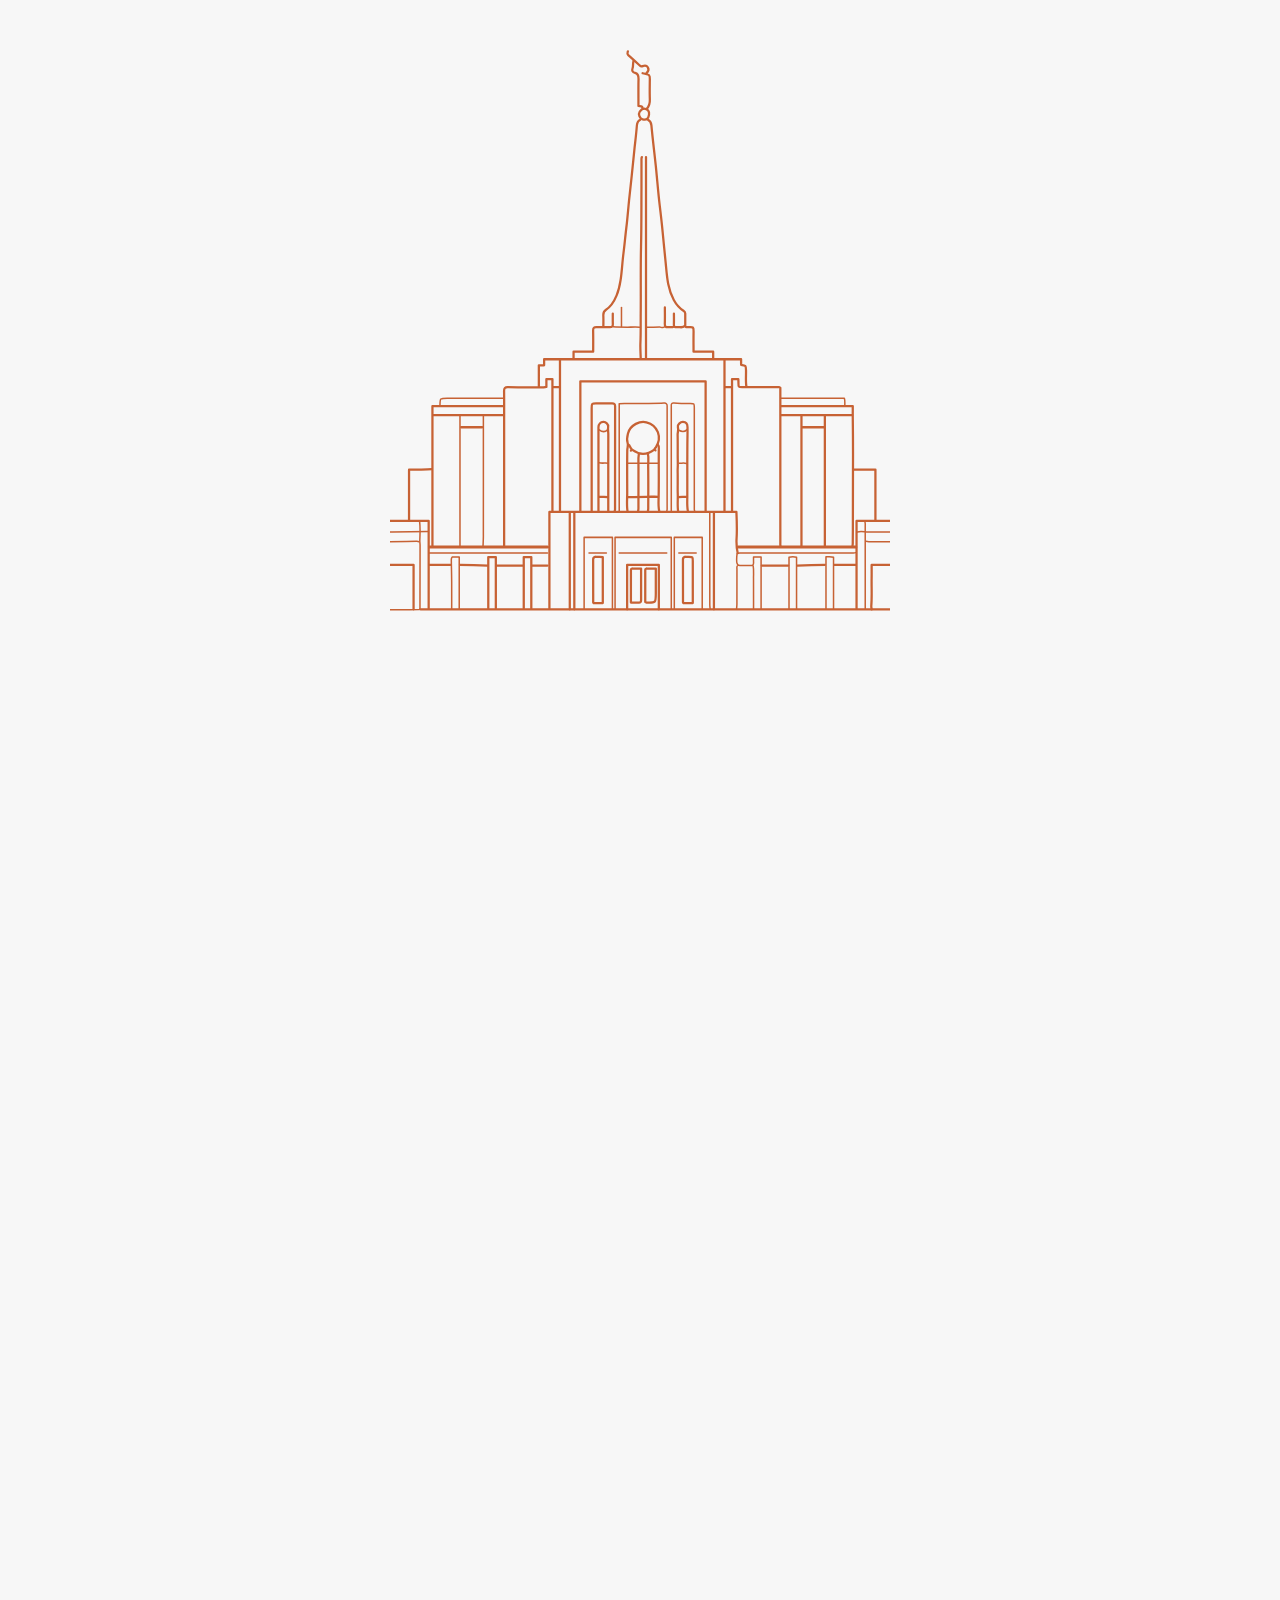
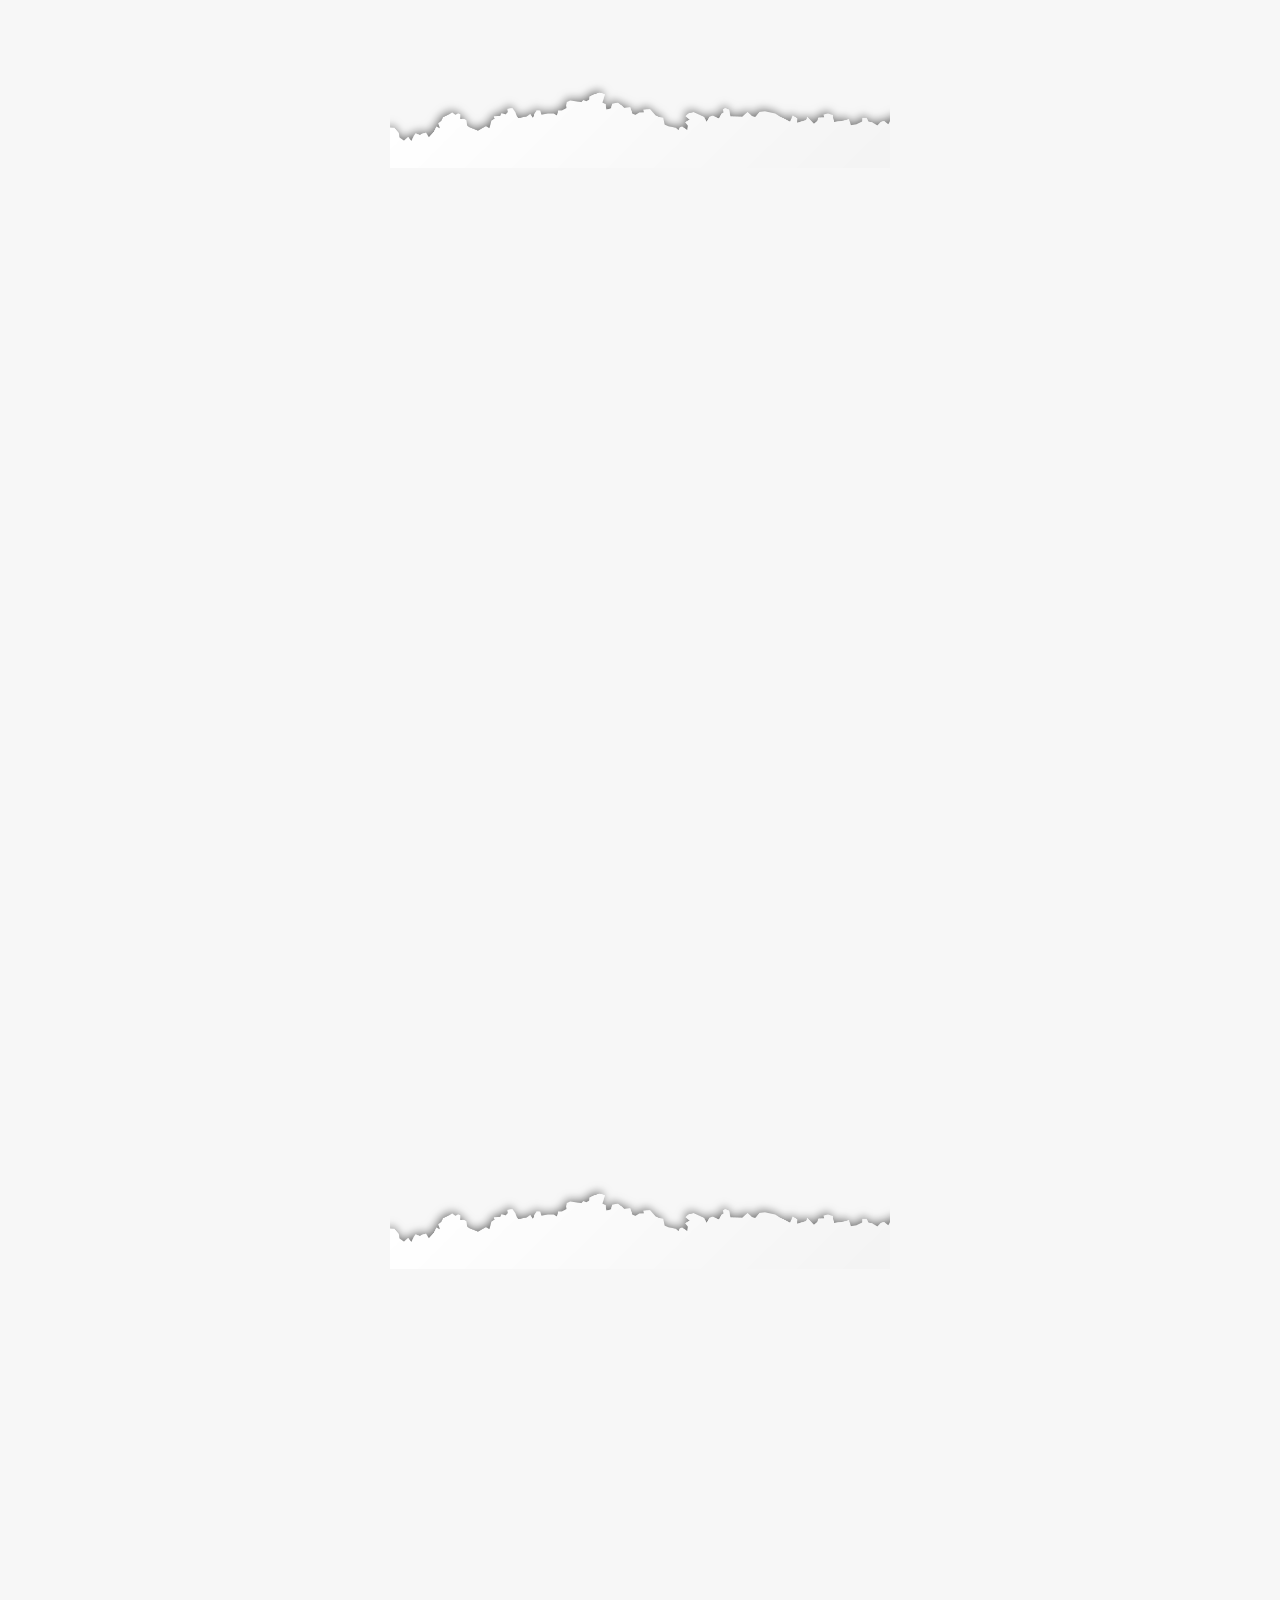
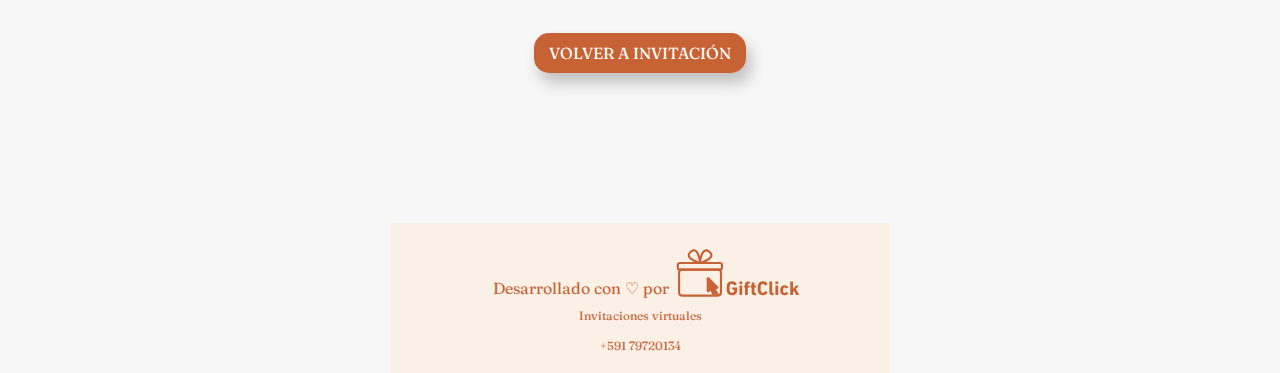
<file: home.html>
<!DOCTYPE html>
<html lang="en">

<head>
    <meta charset="UTF-8">
    <meta name="viewport" content="width=device-width, initial-scale=1.0">
    <title>Nuestra Boda Fabiola y Jherson</title>
    <link rel="icon" type="image/x-icon" href="favicon.ico">
    <link rel="stylesheet" href="styles1.css">
    <script src="https://code.jquery.com/jquery-3.6.0.min.js"></script> <!-- Include jQuery -->
    <script src="https://cdnjs.cloudflare.com/ajax/libs/gsap/3.9.1/gsap.min.js"></script> <!-- Include GSAP -->
    <link href="https://use.fontawesome.com/releases/v5.6.1/css/all.css" rel="stylesheet">
    <meta property="og:image" content="rings.jpg">
</head>

<body>
    <div class="container" id="music-controls">
        <div class="frame">
            <a id="play-btn" class="btn">
                <i class="fas fa-play"></i>
            </a>
            <a id="stop-btn" class="btn">
                <i class="fas fa-stop"></i>
            </a>

        </div>

        <audio id="music" loop>
            <source src="music.mp3" type="audio/mpeg">
            Your browser does not support the audio element.
        </audio>
        <img src="Flowers.PNG" alt="qr gift" class="flores">
    </div>
    <div id="png-container">
    </div>
    <div class="names">
        <h1 class="letering">No hay obra más grandiosa que la edificación de</h1>
            <p class="name-2">UNA FAMILIA ETERNA.</p>
            <p class="name">JOSHUA J. PERKEY</p>
        <div class="lineY">
            <div class="heart"></div>
        </div>
    </div>
    <div class="container1" >
        <img src="flor3.PNG" alt="qr gift" class="flores">
    </div>
    <div id="png-container">
    </div>
    <div class="names">
        <p id="space" class="letering">Nada nos haría más felices que compartir contigo</p>
        <p class="name-2">NUESTRO DÍA ESPECIAL.</p>
    </div>
    <div class="container2" >
        <img src="flor2.PNG" alt="qr gift" class="flores1">
    </div>
    <div id="png-container">
    </div>
    <div class="names">
        <h1 class="name-special">Fabiola<br>y Jherson</h1>
    </div>
    <div class="lineH">
        <div class="heart"></div>
    </div>
    <div class="containerf">
        <svg id="flower-frame" version="1.1" xmlns="http://www.w3.org/2000/svg" viewBox="0 0 641.5 637.3">
            <style type="text/css">
                .st0 {
                    fill: #FFFFFF;
                }

                .st1 {
                    fill: none;
                    stroke: #215F7E;
                    stroke-width: 2;
                    stroke-linecap: round;
                    stroke-linejoin: round;
                }

                .st2 {
                    fill: #64C1BB;
                }

                .st3 {
                    fill: none;
                    stroke: #21A5AF;
                    stroke-width: 2;
                    stroke-linecap: round;
                    stroke-linejoin: round;
                }

                .st4 {
                    fill: none;
                    stroke: #21A5AF;
                    stroke-linecap: round;
                    stroke-linejoin: round;
                }

                .st5 {
                    fill: #FCD8C5;
                }

                .st6 {
                    fill: #21A5AF;
                }

                .st7 {
                    fill: none;
                    stroke: #21A5AF;
                    stroke-width: 4;
                    stroke-linecap: round;
                    stroke-linejoin: round;
                }

                .st8 {
                    fill: #F7A998;
                }

                .st9 {
                    fill: #F3CE7F;
                }

                .st10 {
                    fill: #14A4AE;
                }

                .st11 {
                    fill: #61BFBA;
                }

                .st12 {
                    fill: #FDD9C6;
                }

                .st13 {
                    fill: none;
                    stroke: #FFFFFF;
                    stroke-linecap: round;
                    stroke-linejoin: round;
                }

                .st14 {
                    display: none;
                    fill: #FFFFFF;
                }
            </style>
            <defs>
            </defs>
            <g id="Footer_group_1_">
                <path id="Dots_1_" class="st0"
                    d="M556.2,110c0,1.7-1.4,3.1-3.1,3.1c-1.7,0-3.1-1.4-3.1-3.1s1.4-3.1,3.1-3.1l0,0
                    C554.9,106.9,556.2,108.3,556.2,110z M631.5,446.1c-1.7,0-3.1,1.4-3.1,3.1s1.4,3.1,3.1,3.1c1.7,0,3.1-1.4,3.1-3.1l0,0
                    C634.6,447.5,633.2,446.1,631.5,446.1L631.5,446.1z M508.8,64.1c-1.4,0-2.5,1.1-2.5,2.5s1.1,2.5,2.5,2.5s2.5-1.1,2.5-2.5
                    S510.2,64.1,508.8,64.1L508.8,64.1L508.8,64.1z M542.3,273.9c-1.4,0-2.5,1.1-2.5,2.5s1.1,2.5,2.5,2.5s2.5-1.1,2.5-2.5l0,0
                    C544.8,275.1,543.7,273.9,542.3,273.9C542.4,273.9,542.4,273.9,542.3,273.9L542.3,273.9z M605.7,424.2c-1.4,0-2.5,1.1-2.5,2.5
                    s1.1,2.5,2.5,2.5s2.5-1.1,2.5-2.5l0,0C608.2,425.3,607.1,424.2,605.7,424.2L605.7,424.2L605.7,424.2z M476.5,502.4
                    c-1.4,0-2.5,1.1-2.5,2.5s1.1,2.5,2.5,2.5s2.5-1.1,2.5-2.5S477.9,502.4,476.5,502.4L476.5,502.4z M548,479.8c-0.7,0-1.2,0.6-1.2,1.2
                    s0.6,1.2,1.2,1.2c0.7,0,1.2-0.6,1.2-1.2l0,0C549.2,480.4,548.7,479.8,548,479.8z M418.8,581.7c-0.7,0-1.2,0.6-1.2,1.2
                    c0,0.7,0.6,1.2,1.2,1.2c0.7,0,1.2-0.6,1.2-1.2l0,0C420.1,582.2,419.5,581.7,418.8,581.7z M562.8,148.3c-0.7,0-1.2,0.6-1.2,1.2
                    s0.6,1.2,1.2,1.2c0.7,0,1.2-0.6,1.2-1.2l0,0C564.1,148.9,563.5,148.3,562.8,148.3L562.8,148.3z M471,53.9c-0.7,0-1.2,0.6-1.2,1.2
                    c0,0.7,0.6,1.2,1.2,1.2c0.7,0,1.2-0.6,1.2-1.2l0,0C472.2,54.5,471.7,53.9,471,53.9z M628.7,440.1c-0.7,0-1.2,0.6-1.2,1.2
                    s0.6,1.2,1.2,1.2c0.7,0,1.2-0.6,1.2-1.2l0,0C629.9,440.7,629.4,440.1,628.7,440.1z M435,587.9c-0.7,0-1.2,0.6-1.2,1.2
                    c0,0.7,0.6,1.2,1.2,1.2c0.7,0,1.2-0.6,1.2-1.2l0,0C436.2,588.4,435.7,587.9,435,587.9z M88.3,106.9c1.7,0,3.1,1.4,3.1,3.1
                    s-1.4,3.1-3.1,3.1s-3.1-1.4-3.1-3.1l0,0C85.2,108.3,86.6,106.9,88.3,106.9z M6.9,449.2c0,1.7,1.4,3.1,3.1,3.1s3.1-1.4,3.1-3.1
                    s-1.4-3.1-3.1-3.1S6.9,447.5,6.9,449.2L6.9,449.2z M130.2,66.6c0,1.4,1.1,2.5,2.5,2.5s2.5-1.1,2.5-2.5s-1.1-2.5-2.5-2.5l0,0
                    C131.3,64.1,130.2,65.2,130.2,66.6z M96.7,276.4c0,1.4,1.1,2.5,2.5,2.5s2.5-1.1,2.5-2.5s-1.1-2.5-2.5-2.5
                    C97.8,273.9,96.7,275,96.7,276.4L96.7,276.4z M33.3,426.7c0,1.4,1.1,2.5,2.5,2.5s2.5-1.1,2.5-2.5s-1.1-2.5-2.5-2.5
                    C34.5,424.2,33.3,425.3,33.3,426.7L33.3,426.7z M162.5,504.9c0,1.4,1.1,2.5,2.5,2.5s2.5-1.1,2.5-2.5s-1.1-2.5-2.5-2.5
                    S162.5,503.5,162.5,504.9L162.5,504.9z M92.3,481.1c0,0.7,0.6,1.2,1.2,1.2c0.7,0,1.2-0.6,1.2-1.2c0-0.7-0.6-1.2-1.2-1.2l0,0
                    C92.8,479.8,92.3,480.4,92.3,481.1L92.3,481.1L92.3,481.1z M221.4,582.9c0,0.7,0.6,1.2,1.2,1.2s1.2-0.6,1.2-1.2
                    c0-0.7-0.6-1.2-1.2-1.2l0,0C222,581.7,221.4,582.2,221.4,582.9z M77.4,149.5c0,0.7,0.6,1.2,1.2,1.2s1.2-0.6,1.2-1.2
                    c0-0.7-0.6-1.2-1.2-1.2S77.4,148.8,77.4,149.5L77.4,149.5L77.4,149.5z M169.3,55.2c0,0.7,0.6,1.2,1.2,1.2s1.2-0.6,1.2-1.2
                    c0-0.7-0.6-1.2-1.2-1.2C169.9,53.9,169.3,54.4,169.3,55.2C169.3,55.1,169.3,55.1,169.3,55.2L169.3,55.2z M11.6,441.3
                    c0,0.7,0.6,1.2,1.2,1.2c0.7,0,1.2-0.6,1.2-1.2c0-0.7-0.6-1.2-1.2-1.2l0,0C12.1,440.1,11.6,440.7,11.6,441.3z M205.3,589.1
                    c0,0.7,0.6,1.2,1.2,1.2s1.2-0.6,1.2-1.2c0-0.7-0.6-1.2-1.2-1.2l0,0C205.8,587.9,205.3,588.4,205.3,589.1z" />
                <g id="RightGroup_1_">
                    <g id="RightTopGroup_1_">
                        <g id="StrokesGroup30_1_">
                            <path id="Stroke30f_1_" class="st1" d="M520.3,168.7c2.1-22.9-20.4-45.6-27.7-61.8c-7.9-17.4-17.2-51.1-2.6-60.7
                                c4.3-2.8,9.9-2.5,12.3,0.9s1.2,8-3.1,7.4" />
                            <path id="Stroke30e_1_" class="st1" d="M522,155.2c0,0-17.3-23.5-29-37c-12.8-14.7-21.7-22.4-32.2-27.4
                                c-4.8-2.3-9.6-3.1-12.9-2.7c-9.1,1.2-9.4,7-9.4,7" />
                            <g id="Stroke30d_1_">
                                <path id="Stroke30d_3_1_" class="st1" d="M571.8,230.3c0-1.9,0-3.7,0.1-5.5c0.4-24,3-39.1,9.2-52.9c2.6-5.7,6.5-10.7,11.3-14.6
                                    c1.6-1.3,3.2-2.5,5-3.5" />
                                <path id="Stroke30d_2_1_" class="st1" d="M572.2,252.9c0.8-32.5-4-36.2-10.1-50.8c-9.5-22.4-15.6-59.6,5.7-69.7
                                    c6.2-3,12.1-0.7,13.8,4.6c3.2,9.5-12.8,10.4-9.2,1.4" />
                                <path id="Stroke30d_1_1_" class="st1" d="M574.4,282.6c0,0-3-40.8-2.9-65.8c0.1-27.3,2.6-43.6,9.3-58.4
                                    c2.6-5.7,6.5-10.7,11.3-14.6c1.6-1.3,3.2-2.5,5-3.5" />
                            </g>
                            <g id="Stroke30c_1_">
                                <path id="Stroke30c_2_1_" class="st1" d="M570.3,271.1c0,0,0.3-11.4-10.7-32c-3.4-6.4-11-16.4-17.8-19.6c-1.8-0.9-4-1-5.1,0.2
                                    c-1.9,1.9-0.9,4.6,0.7,4.7c0.7,0.1,2.3-0.2,2.2-1.6" />
                                <path id="Stroke30c_1_1_" class="st1" d="M570.7,267.7c0,0-10.1-37.2-23.4-54.6c-8.3-10.9-15.3-18.4-25-23
                                    c-2.3-1.1-13.3-6.3-16.3-1.2c-1.2,2,0,4.5,2.6,4" />
                            </g>
                            <path id="Stroke30b_1_" class="st1"
                                d="M576.1,346c-7.6-34.7,12.5-79.9,38-81.9c9-0.7,15.5,4.9,15.4,11c-0.2,8-7.4,10.6-11,5.2" />
                            <path id="Stroke30a_1_" class="st1" d="M574.4,306.4c-0.3-1.4-0.7-2.8-1-4.1c-4.2-16.5-8.4-26.5-14.9-35.1
                                c-3.2-4-7.1-7.4-11.4-10.1c-6.7-3.6-12-0.6-12-0.6" />
                        </g>
                        <g id="LeafGroup29_1_">
                            <g id="LeafGroup29c_1_">
                                <path id="Leaf29c_1_" class="st2"
                                    d="M459.3,0c0,0-5.8,10.8-6.7,13.4c-1.6,5.3-2.2,10.9-2,16.4c0.6,7.1,2.6,14,6,20.2l1.4,2.6
                                    c0,0,2.9-3.7,4.9-6.1c1.6-2,4.5-5.8,4.7-13.6c0.2-8.2-0.4-12.1-4.4-22.4C460,2.2,459.3,0,459.3,0z" />
                                <path id="Stem29c_1_" class="st3" d="M467.6,79.1c-6.3-11.2-6.8-14.1-8.5-21.4c-1.7-8.2-2.6-16.6-2.6-25
                                    c0-4.7,0.5-9.4,1.6-13.9" />
                            </g>
                            <g id="LeafGroup29b_1_">
                                <path id="Leaf29b_1_" class="st2"
                                    d="M458.5,77.2c0,0-0.8,0.7-1.4,1c-3.3,1.8-7,2.5-10.7,2.2c-3.4-0.3-6.7-1.5-9.6-3.3
                                    c-2-1.3-6.4-4.5-6.6-4.7c0.2-0.1,7.5-2.1,10.9-2.8c5.8-1.2,10.6,0.9,14.8,4.7C456.9,75.1,457.8,76.1,458.5,77.2z" />
                                <path id="Stem29b_1_" class="st4"
                                    d="M473.7,88.2c-7.5-8-10.9-9.4-15.5-11c-7.3-2.5-12.4-1.3-12.4-1.3" />
                            </g>
                            <g id="LeafGroup29a_1_">
                                <path id="Leaf29a_1_" class="st2" d="M383,14.3c0,0,26.1,1.3,36.5,7.6c14.9,9,19.7,26.8,19.7,26.8s-13.1,2.3-30.8-7.9
                                    C394.7,32.7,383,14.3,383,14.3z" />
                                <path id="Stem29a_1_" class="st3" d="M487,110.6c0,0-4.7-8.2-7.2-12.6c-11.9-21.5-28.1-38.2-40.4-49
                                    c-10.2-8.9-18.7-15.3-25.3-16.3" />
                            </g>
                        </g>
                        <g id="LeafGroup28_1_">
                            <g id="LeafGroup28b_1_">
                                <path id="Leaf28b_1_" class="st2" d="M568.8,187.6c0,0,5.8,5.7,6.8,6.8c1.8,2.2,3.1,4.8,4,7.5c0.5,1.8,0.7,3.7,0.7,5.5
                                    c0,1.5-0.2,3.1-0.6,4.6l-0.3,1.4c0,0-2.6-1.7-4.2-2.6c-2.3-1.1-4.2-3-5.3-5.4c-2.1-4.2-1.8-6.3-1.3-11.6
                                    C568.7,191.7,568.8,189.7,568.8,187.6z" />
                                <path id="Stem28b_1_" class="st4"
                                    d="M579.3,246.7c3.7-15.2,2.4-23.8,1.6-27.8c-1.6-8-6.5-17.3-6.5-17.3" />
                            </g>
                            <g id="LeafGroup28a_1_">
                                <path id="Leaf28a_1_" class="st2"
                                    d="M629.2,171.6c0,0-11.3,5.4-14.9,7.4c-5,2.9-8.7,7.1-11.5,10.6c-3.9,5.5-6.7,11.7-8.1,18.2
                                    l-0.6,2.7c0,0,4.9-1.2,7.9-1.8c2.4-0.4,6.4-0.8,11.7-5.9c6.3-6.2,7.6-10.1,11.1-20C626,179.1,627.5,175.3,629.2,171.6z" />
                                <path id="Stem28a_1_" class="st3"
                                    d="M576,298c0,0-0.8-9.5-0.8-14.3c0.1-36,8-53.5,13.5-63.9c6.1-11.6,13-22.6,23.5-28.7" />
                            </g>
                        </g>
                        <g id="LeafGroup27_1_">
                            <path id="Leaf27_1_" class="st2" d="M634.2,230.1c0,0-9.2,14.3-16,17.6c-9.7,4.7-23.3,1.4-23.3,1.4c3.5-7,9.1-12.7,16-16.4
                                C619.8,228.3,634.2,230.1,634.2,230.1z" />
                            <path id="Stem27_1_" class="st3"
                                d="M575,280.3c2.3-7.7,3.7-10,8.5-18.1c10.2-16.9,30.5-24,30.5-24" />
                        </g>
                        <g id="BudGroup26_1_">
                            <path id="Stem26_1_" class="st3"
                                d="M575.7,285.1c-5.4-16.8-11.8-28-18.3-36c-9.4-11.6-26.7-19.6-26.7-19.6" />
                            <g id="Bud26_1_">
                                <path id="Bud26Bud_1_" class="st5" d="M509.4,233.3c-1.5,0-3-0.2-4.5-0.6c-1.3-0.4-2.4-0.8-1.8-2.5c0.4-1.3,2.2-2.1,4.1-2.7
                                    c1.6-0.5,3.3-0.8,5-0.8c1.5,0,4.4,0.2,4.4,0.2s-2.2-0.5-3.6-0.9c-1.9-0.7-3.8-1.6-5.5-2.7c-1-0.6-2-1.3-2.8-2.2
                                    c-0.7-0.8-1-2-0.6-3c0.6-0.9,1.6-1.5,2.7-1.7c1.2-0.3,2.5-0.3,3.8-0.1c2.1,0.3,4.1,0.9,6,1.8l2.3,1c-0.7-0.4-1.4-0.8-2-1.2
                                    c-1.9-1.4-3.4-3.3-4.3-5.5c-1.1-2.7-0.9-3.1-0.5-3.5c0.4-0.4,1.4-0.6,3.8,1c2.4,1.5,4.5,3.5,6,5.9c1.8,2.5,7.6,9.5,7,12.7
                                    c-0.4,2.2-3.1,2.5-3.1,2.5s-6.7,1.3-8.7,1.7C514.6,233.1,512,233.4,509.4,233.3z" />
                                <path id="Bud26Leaf_1_" class="st6" d="M532,230c0.1-0.5-0.2-1-0.6-1.3c-2-1.1-0.8-3-2.3-5.3c-0.7-1-1.4-1.9-2.3-2.7
                                    c-2.2-2-2.3-1.5-2.3-1.5s0.1,1.8,0.2,2.4s1.7,4.1,1.7,4.1s-2.7-0.7-3.7-1s-2.6-0.5-3,0.3s0.5,1.4,1.5,2s3.9,1.9,3.9,1.9
                                    s-3.6,0.9-4.2,1.4c-0.5,0.5-0.8,1.1-1,1.8c0,0,0.3,0,2.7,0.1c1.3,0.1,2.6-0.1,3.9-0.4c1.6-0.4,2.3-1.6,3.9-1.4
                                    c0.1,0,0.2,0.1,0.3,0.1C531.9,231,532,230,532,230z" />
                            </g>
                        </g>
                        <g id="FlowerGroup25_1_">
                            <path id="Stem25_1_" class="st7"
                                d="M574.8,331.3c0,0,5.5-42.9-5.6-84.1c-9-33.3-24.6-53.7-32.7-62.6" />
                            <g id="WholeFlower25_1_">
                                <g id="PinkFlowerGroup25_1_">
                                    <path id="BackPetals25_1_" class="st8" d="M527.6,154.7c0-0.3,1.5-14.3,0.5-22.6c-0.3-4.5-1.1-8.9-2.5-13.2
                                        c-1.3-4.5-3.1-8.8-5.5-12.8c-3.5-9-12-9.7-17.4-7.2c-2.3,1.1-5,2.4-6.2,4.8c-1.1,2-1.6,4.3-1.4,6.6c0.2,1.3,0.5,2.6,1.1,3.8
                                        l-1.9-2c-3-3.5-6.8-4.3-11.2-3c-1.4,0.3-2.6,0.9-3.8,1.6c-1.9,1.1-3.3,2.8-4,4.9c-0.9,2.9-0.4,10.1-0.4,10.1s-5.4-1.7-7.5-1.2
                                        c-3.3,0.8-6.2,2.3-7.3,6c-1,2.8-1.2,5.9-0.6,8.8c0.6,2.5,2,4.7,4,6.2c5.5,4.5,11.4,8.6,17.6,12.1c7.1,4.1,14.9,6.9,23,8.2
                                        c3.2,0.6,19,1.9,21-1.1S527.6,154.7,527.6,154.7z" />
                                    <path id="Pollen25_1_" class="st9"
                                        d="M500,134.3l-15.5-17.4c-2-1.6-9.2-5.2-10.6-5.8c-2-1-4.1-1.9-6-2.8
                                        c-1.9,1.4-3.1,1.5-4.4,0.4c-1-0.6-1.3-1.9-0.8-2.9c0.4-0.8,1.2-1.3,2.1-1.5c2.3-0.1,3.1,0.6,3.6,2.6
                                        c3.5,1.6,13.5,6.2,13.5,6.2l-3.4-3.1c-4.6-3.7-9.2-7.4-13.8-11.1c-2.2,1.5-2.9,1.6-4.1,0.5c-1-1-1.3-2.6-0.8-3.9
                                        c0.8-1.1,2.1-1.6,3.5-1.3c1.5,0.5,1.8,1.2,1.6,3.8c5.9,2.9,19.7,14.8,21.3,16.4v-0.1v0.1l-2.8-6.1l-5.2-10.1
                                        c-1.9,0.1-3.6-0.2-4-2.5c-0.3-1.4,0.4-2.9,1.7-3.6c1.3-0.6,2.8-0.4,3.8,0.7c1.3,1.4,0.8,3,0,4.7l5.4,10.1
                                        c0.7,1.8,1.5,3.5,2.2,5.3s1.1,3.8,2.1,5.3c2.7,3.9,10.4,14,10.5,14.1L500,134.3z" />
                                    <path id="FrontPetals25_1_" class="st5" d="M515.8,160.8c-4.9-1.3-9.9-2.5-14.8-3.8c-2.4-0.7-4.8-1.5-7.2-2.4
                                        c-7.1-3-13.6-7.3-19.2-12.6c-1-0.8-1.8-1.6-2.6-2.5c-2-2.8-2.7-9.7,0.2-12.9c0.7-0.8,1.5-1.4,2.4-1.9c1.6-0.8,4-0.4,5.9-0.2
                                        c3.1,0.4,5.6,2.3,8,4.1c1.9,1.4,7.6,7,8.3,7.9c2.2,2.6,4.3,5.2,6.5,7.8c4,4.5,8.1,8.9,12.1,13.3c-0.6-0.3-3.1-1.6-3.3-1.7
                                        c-1.4-0.9-21.7-13.2-24-13.3c0.8,1.8,4.4,4.1,4.7,4.4C492.8,146.8,515.8,160.7,515.8,160.8z M529.8,147.6
                                        c0.7-5.9,1.5-11.8,1.9-17.8c0.3-3.9,0.3-7.8-0.2-11.7c-1-7.2-2.5-14.4-3.9-21.5c-0.2-0.6-0.4-1.3-0.7-1.9l-0.6,0.7
                                        c-2.4,2.7-4.4,5.8-5.8,9.1c-0.7,1.6-1.8,4.1-2.1,4.8s-3.5,9.3-1.1,17.3c1.8,5,2.8,10.2,4.2,15.4c0.9,3.3,1.8,6.7,2.7,10.1
                                        c0,0.2,0.1,0.4,0.3,0.5c-0.1-11.5,0.9-23-2.5-34.3c0.9,0.8,1.6,1.8,1.9,3c0.7,2.6,1.3,5.2,1.8,7.8c0.9,8.3,1.2,16.7,0.7,25
                                        c-0.1,1-0.3,2-0.5,3l-1,4.1c-0.2-1.8-1-5.6-1.2-6.4c-2-6.8-3.9-13.7-5.8-20.5c-0.8-3-3-9-3-9c-1.7-4-3-8.1-5.1-11.9
                                        c-1.6-2.9-3.8-5.6-7.7-5.5c-2,0-3.9,0.7-5.6,1.8c-0.9,0.7-1.7,1.6-2.3,2.6c-1.5,2.8-2.2,6-2,9.1c0.6,4,1.8,7.8,3.6,11.4
                                        c0.8,1.5,6.1,7.7,8.8,10.8c4.2,4.7,13.7,14.8,14,15c-0.5-2-1.1-3.9-1.8-5.9c-2.1-4.5-4.4-8.9-6.7-13.3
                                        c-1.9-3.7-6.1-11.8-6.1-12.6c1.1,1,2.2,2.1,3,3.3c2.4,4.1,4.7,8.2,7.1,12.2c4,6.8,6.4,14.2,8.7,21.7c0,0-9.6-2-11.2-2.5
                                        c-5.3-1.4-10.7-2.7-15.9-4.4c-5.8-2-11.2-5-16.1-8.7c-1.2-0.9-2.5-1.6-4-1.9c-1.6-0.4-2.8-0.6-4.5-0.8
                                        c-2.8-0.5-5.6-0.7-8.4-0.6c-3.1,0.1-5.3,1.4-8.1,2.8c1.3,0.5,12.5,6.3,17.4,8.6c3.4,1.7,6.8,3.2,10.4,4.6
                                        c4.4,1.4,8.8,2.6,13.3,3.4c3,0.6,13.2,2.2,16.1,1.8c-0.5-0.2-5.7-1.5-6.1-1.6c-4.1-1.1-8.4-1.9-12.5-3.2
                                        c-4.7-1.5-9.4-3-13.3-6.3c-0.4-0.3-1.2-1.2-1.2-1.2s1.7,0.6,2.4,0.9c2.9,1.3,5.9,2.5,9,3.4c7.9,2.2,15.9,4.1,23.8,6.1
                                        c0.9,0.1,4.5,1.7,5.6,1.7c0.9,0.1,1.9,0,2.8-0.2c0.7-0.1,1.3-0.4,1.9-0.7c0.4-0.2,0.7-0.6,0.8-1
                                        C527.7,159,529.2,153.4,529.8,147.6L529.8,147.6z" />
                                </g>
                                <g id="BaseGroup25_1_">
                                    <path id="Back25_1_" class="st10"
                                        d="M529.8,154.1c-0.8-0.4-1.6,0.4-2.1,1.2c-1.7,2.3-3.7,4.5-5.9,6.4
                                        c-2.1,1.5-4.4,2.8-6.8,3.9c-0.5,0.1-0.9,0.3-1.3,0.6c-0.3,0.3,0.1,1.2,0.1,1.2s1,1.6,1.3,2.2c3.1,4.9,5.8,6.9,9.9,10.3
                                        c2.4,2,5.6,3.6,8.2,5.3c0.8,0.5,1.8,0.8,2.5,1.3c0.4,0.3,0.8,0.7,1.1,1.2c0.3,0.7,1.4,0.3,2.1-0.1c0.8-0.5,1.2-1.5,0.8-2.3
                                        c-0.2-0.5-0.2-1-0.2-1.5c1-4.8-0.1-9.2-1.8-13.6s-3.4-8.3-5.2-12.4C531.8,156.2,531.2,154.8,529.8,154.1z" />
                                    <path id="Lines25_1_" class="st11" d="M527.9,163.9c1.5,2.4,6.8,11.9,7.8,14.1c0,0,0.8,2.6,0.5,3.2c-0.1,0.2-0.3,0-0.3-0.1
                                        c-3.3-6.1-9.6-18.1-9.7-18.3s0.2-0.4,0.3-0.3C527.1,162.9,527.5,163.4,527.9,163.9z M518.3,168.1c-0.2,3.7,12.6,15,17,15.2
                                        C528.9,179.1,523.2,174,518.3,168.1z M537.6,182c1.6-4.2-4-20.9-7.5-22.2C533.7,166.8,536.3,174.3,537.6,182z M523.7,167
                                        c1.5,2.4,7.7,11.4,9.2,13.3c0,0,2,1.9,2.6,1.9c0.2,0,0.2-0.2,0-0.3c-4-5.6-12-16.6-12.1-16.8s-0.4,0-0.4,0.2
                                        C523.2,165.9,523.4,166.5,523.7,167L523.7,167z" />
                                </g>
                            </g>
                        </g>
                    </g>
                    <g id="RightBottomGroup_1_">
                        <g id="StrokesGroup24_1_">
                            <g id="Stroke24g_1_">
                                <path id="Stroke24g_2_1_" class="st1" d="M520.7,503.1c5.1-11.7,10.3-24.3,14.1-34.6c11.4-30.7,15.5-50.1,14.4-69.6
                                    c-0.5-7.5-2.8-14.7-6.5-21.2c-1.2-2.1-2.6-4.2-4.1-6.1" />
                                <path id="Stroke24g_1_1_" class="st1" d="M528.8,483.5c0.8-2.1,1.5-4.2,2.3-6.2c9.7-27.2,12.6-45.2,12.1-63.4
                                    c-0.2-7.9-1.1-12.7-5.8-18.4" />
                            </g>
                            <path id="Stroke24f_1_" class="st1"
                                d="M518.4,507.2c0,0,6.6,1.2,21-1.4c7.7-1.4,17.6-4.3,30.1-11.3
                                c38.2-21.4,56-58.7,57.5-78.8c0.9-11.8-0.2-16.3-3.2-20.5c-2.6-3.6-10.3-6.3-14.6-3.2c-4.6,3.4-3,10.9-0.4,13.2
                                c1.8,1.5,6,2.3,8.2,1.2c2.1-1.2,2.8-3.9,1.6-5.9c-0.1-0.1-0.2-0.3-0.3-0.4c-1.1-1.6-4.7-2.2-4.4,0.4" />
                            <g id="Stroke24e_1_">
                                <path id="Stroke24e_2_1_" class="st1" d="M545.1,528.4c2.1-0.7,4.2-1.3,6.2-2c27.1-8.8,43.4-16.9,56.9-28.7
                                    c5.5-4.9,9.9-11.1,12.7-17.9c1-2.2,1.7-4.5,2.3-6.9" />
                                <path id="Stroke24e_1_1_" class="st1" d="M484.7,543.5c0,0,47.4-10.7,75.7-19.4c30.9-9.5,48.6-18,63.2-30.7
                                    c5.5-4.9,9.9-11.1,12.7-17.9c1-2.2,1.7-4.5,2.3-6.9" />
                            </g>
                            <path id="Stroke24d_1_" class="st1" d="M484.4,560.7c66.6-4,71,1.1,94-2c20.5-2.8,27.4-12.6,25.7-21.5c-1-5-4.3-7.8-10.1-7.7
                                c-3,0.1-6.9,1.7-6.3,7.8c0.5,5,7,3.8,8,1.5c0.3-0.8,0.2-4.1-2.8-3" />
                            <path id="Stroke24c_1_" class="st1" d="M417.6,567.4c40.5-12.4,71.9,6.2,74.8,28.8c1,8-3.7,14-9.1,14.2
                                c-7.1,0.2-9.8-6.1-5.1-9.5" />
                            <g id="Stroke24b_1_">
                                <path id="Stroke24b_2_1_" class="st1" d="M425.3,555.8c13.2-3.6,23.1-7.6,32-13.6c5.1-3.6,9.4-8.2,12.4-13.7
                                    c1-1.8,1.9-3.6,2.6-5.5" />
                                <path id="Stroke24b_1_1_" class="st1" d="M390.7,574.3c10.1-13.6,35.3-17.3,46.9-23.4c14.2-7.5,25.9-16.6,26.6-32.2
                                    c0.2-3.8-0.9-6-3.7-6.6s-4.6,2.3-3.7,3.8" />
                            </g>
                            <path id="Stroke24a_1_" class="st1"
                                d="M334.2,614.2c3.7-1,7.7-5.2,11.3-7.7c12-8.3,26.2-7,28.8,0.9c1,2.7,0.4,8.6-6.6,7.2" />
                        </g>
                        <g id="BudGroup23_1_">
                            <path id="Stem23_1_" class="st3"
                                d="M521,506c16.8-5.3,28.1-11.5,36.2-18c11.7-9.3,19.8-26.6,19.8-26.6" />
                            <g id="Bud23_1_">
                                <path id="Bud23Bud_1_" class="st5"
                                    d="M572.7,441.5c0.1-1.5,0.3-3,0.7-4.5c0.4-1.3,0.8-2.4,2.5-1.8c1.3,0.4,2.1,2.2,2.7,4.2
                                    c0.5,1.6,0.7,3.3,0.7,5c0,1.5-0.3,4.4-0.3,4.4s0.6-2.2,1-3.6c0.7-1.9,1.6-3.8,2.8-5.5c0.6-1,1.3-1.9,2.2-2.8
                                    c0.8-0.7,2-0.9,3-0.5c0.9,0.6,1.5,1.6,1.7,2.7c0.3,1.2,0.3,2.5,0.1,3.8c-0.3,2.1-0.9,4.1-1.8,6c-0.2,0.5-1.1,2.3-1.1,2.3
                                    c0.4-0.7,0.8-1.4,1.3-2c1.4-1.9,3.4-3.4,5.6-4.3c2.8-1,3.1-0.9,3.5-0.5s0.6,1.4-1.1,3.8c-1.6,2.4-3.6,4.4-6,6
                                    c-2.5,1.7-9.6,7.4-12.8,6.8c-2.2-0.4-2.5-3.1-2.5-3.1s-1.2-6.7-1.6-8.7C572.8,446.8,572.6,444.1,572.7,441.5z" />
                                <path id="Bud23Leaf_1_" class="st6" d="M575.8,464.2c0.5,0.1,1-0.1,1.3-0.6c1.2-2,3-0.8,5.3-2.3c1-0.7,1.9-1.4,2.7-2.3
                                    c2-2.1,1.5-2.3,1.5-2.3s-1.8,0.1-2.4,0.2s-4.1,1.6-4.1,1.6s0.8-2.7,1-3.6s0.5-2.6-0.2-3s-1.4,0.5-2,1.5s-1.9,3.9-1.9,3.9
                                    s-0.8-3.6-1.4-4.2c-0.5-0.5-1.1-0.8-1.8-1c0,0,0,0.3-0.1,2.6c-0.1,1.3,0,2.6,0.3,3.9c0.4,1.6,1.6,2.3,1.3,3.9
                                    c0,0.1-0.1,0.2-0.1,0.3C574.8,464,575.8,464.2,575.8,464.2z" />
                            </g>
                        </g>
                        <g id="BudGroup22_1_">
                            <g id="BudGroup22c_1_">
                                <path id="Stem22c_1_" class="st4"
                                    d="M523.9,458c4.6-8.7,7.3-18.2,8-28c0.8-12.5-2.7-30-2.7-30" />
                                <g id="Bud22c_1_">
                                    <path id="Bud22cBud_1_" class="st12" d="M522.5,392.1c0.7,3,6.2,7.5,6.2,7.5s2.8-6.5,2.1-9.5s-3.2-5-5.5-4.4
                                        S521.8,389.1,522.5,392.1z" />
                                    <path id="Bud22cLeaf_1_" class="st6" d="M529.4,401c0,0,1.9-1.5,2-5.4c0-0.7-0.3-1-0.5-1.1c-0.4-0.1-0.7,0.2-1.1,0.7
                                        c-0.7,1-1.4,2.1-1.8,3.3c0,0-1.4-1.2-2.5-2.2c-0.5-0.4-1.2-1-1.6-0.7s-0.3,0.8-0.1,1.5c0.5,1.2,1.5,2.3,2.7,2.9
                                        C527.4,400.7,528.4,401,529.4,401z" />
                                </g>
                            </g>
                            <g id="BudGroup22b_1_">
                                <path id="Stem22b_1_" class="st4"
                                    d="M519.6,486.7c0.9-8-1-22.9-4-33.2c-4.4-15.4-19.5-28.2-19.5-28.2" />
                                <g id="Bud22b_1_">
                                    <path id="Bud22bLeaf_1_" class="st5"
                                        d="M486,421c2,2.3,8.9,3.8,8.9,3.8s-0.4-7-2.4-9.4s-5.1-3-6.9-1.4S484,418.6,486,421z" />
                                    <path id="Bud22bLeaf-2_1_" class="st6" d="M496.5,425.6c0,0,1-2.2-0.7-5.7c-0.3-0.6-0.7-0.8-0.9-0.7c-0.4,0.1-0.5,0.5-0.7,1.1
                                        c-0.2,1.2-0.2,2.5-0.1,3.8c0,0-1.8-0.5-3.2-0.8c-0.6-0.1-1.5-0.4-1.8,0.1s0.1,0.8,0.6,1.4c1,0.9,2.4,1.3,3.7,1.4
                                        C494.5,426.3,495.5,426.1,496.5,425.6z" />
                                </g>
                            </g>
                            <g id="BudGroup22a_1_">
                                <path id="Stem22a_1_" class="st3" d="M501.6,529.6c4.9-6.4,8.9-13.5,11.8-21c4.6-12.5,7.1-25.5,9-35
                                    c2.2-11.2,2.1-27.6,1.3-35.4c-2.9-30.8-16.6-50-16.6-50" />
                                <g id="Bud22a_1_">
                                    <path id="Bud22aBud_1_" class="st5" d="M495.1,379.2c2,3.9,11,8.2,11,8.2s1.8-9.8-0.2-13.7s-6-5.8-9-4.3
                                        S493.1,375.3,495.1,379.2z" />
                                    <path id="Bud22aLeaf_1_" class="st6" d="M507.9,389.1c0,0,2.1-2.8,1-8.1c-0.2-1-0.7-1.3-1-1.3c-0.6,0-0.9,0.5-1.3,1.3
                                        c-0.7,1.6-1.2,3.4-1.4,5.1c0,0-2.3-1.2-4.2-2.1c-0.8-0.4-1.9-1-2.5-0.4s-0.1,1.2,0.4,2.1c1.1,1.5,2.8,2.6,4.6,3.1
                                        C506.6,389.6,507.9,389.1,507.9,389.1z" />
                                </g>
                            </g>
                        </g>
                        <g id="BudGroup21_1_">
                            <path id="Stem21_1_" class="st3"
                                d="M450.6,559.7c14.7-9.8,23.7-18.9,29.7-27.4c8.6-12.2,11.6-31.1,11.6-31.1" />
                            <g id="Bud21_1_">
                                <path id="Bud21Bud_1_" class="st5"
                                    d="M481.9,481.9c-0.4-1.5-0.6-3-0.7-4.5c0-1.4,0.1-2.5,1.9-2.5c1.3,0,2.7,1.5,3.8,3.2
                                    c1,1.4,1.7,2.9,2.2,4.6c0.5,1.4,1.1,4.2,1.1,4.2s-0.1-2.3-0.2-3.7c0.1-2,0.4-4,1-6c0.3-1.2,0.7-2.3,1.3-3.3
                                    c0.6-1,1.6-1.5,2.7-1.4c1,0.3,1.9,1.1,2.4,2.1c0.7,1.1,1.1,2.3,1.2,3.6c0.3,2.1,0.4,4.2,0.1,6.3c-0.1,0.6-0.3,2.5-0.3,2.5
                                    c0.1-0.8,0.3-1.5,0.6-2.3c0.8-2.3,2.2-4.3,4-5.8c2.3-1.8,2.7-1.8,3.2-1.5s1,1.2,0.1,3.9c-0.8,2.7-2.1,5.3-3.9,7.5
                                    c-1.9,2.4-6.9,10-10.1,10.4c-2.2,0.3-3.3-2.2-3.3-2.2s-3.2-6-4.2-7.8C483.6,486.9,482.6,484.5,481.9,481.9z" />
                                <path id="Bud21Leaf_1_" class="st6" d="M491.7,502.6c0.5-0.1,0.9-0.4,1.1-0.9c0.5-2.2,2.7-1.6,4.4-3.8c0.7-0.9,1.4-1.9,1.9-3
                                    c1.3-2.6,0.8-2.6,0.8-2.6s-1.7,0.6-2.3,0.9s-3.4,2.8-3.4,2.8s-0.1-2.8-0.1-3.8s-0.3-2.6-1.1-2.8s-1.2,0.9-1.5,2
                                    s-0.7,4.3-0.7,4.3s-1.9-3.2-2.6-3.6c-0.6-0.3-1.3-0.4-2-0.4c0,0,0.1,0.3,0.7,2.6c0.3,1.3,0.8,2.5,1.5,3.6
                                    c0.9,1.4,2.2,1.7,2.5,3.3c0,0.1,0,0.2,0,0.3C490.7,502.8,491.7,502.6,491.7,502.6z" />
                            </g>
                        </g>
                        <g id="LeafGroup20_1_">
                            <g id="LeafGroup20b_1_">
                                <path id="Leaf20b_1_" class="st2"
                                    d="M579.6,510.5c-23.8,4-45.1,16.8-52.8,40.6C553.2,553.8,568.8,531.8,579.6,510.5z" />
                                <path id="Stem20b_1_" class="st3"
                                    d="M483.6,560.6c23.3-0.4,29.5-4,38.1-7.3c14.3-5.3,34.7-25.5,34.7-25.5" />
                            </g>
                            <g id="LeafGroup20a_1_">
                                <path id="Leaf20a_1_" class="st2"
                                    d="M548.2,572.6c12.7,33.7,49.3,30,77.4,40.2C613.9,585.7,576.4,565.4,548.2,572.6z" />
                                <path id="Stem20a_1_" class="st3" d="M438.3,562.4c0,0,11.6-0.8,17.8-1.3c38.2-3.4,74.8,6.5,92.9,11.6
                                    c21.8,6.2,32.7,13.2,56.3,27.5" />
                            </g>
                        </g>
                        <g id="LeafGroup19_1_">
                            <path id="Leaf19_1_" class="st2" d="M543.5,599.5c0,0-15.6,2.3-24-0.7c-15.4-5.5-17.2-21.9-17.2-21.9c7.4-3.2,15.8-2.9,22.9,0.9
                                C534.5,582.7,543.5,599.5,543.5,599.5z" />
                            <path id="Stem19_1_" class="st3"
                                d="M436,563.3c24.7,0.1,35.5,2.3,52.2,7.7c15.4,5,28.1,11.5,36.8,19.9" />
                        </g>
                        <g id="BudGroup18_1_">
                            <path id="Stem18_1_" class="st4"
                                d="M374.8,582.1c8.6-4.7,18-7.6,27.8-8.6c12.5-1.1,30,2.1,30,2.1" />
                            <g id="Bud18_1_">
                                <path id="Bud18Bud_1_" class="st5"
                                    d="M440.6,582.3c-3-0.7-7.6-6-7.6-6s6.4-3,9.4-2.3s5,3.1,4.5,5.4S443.6,583,440.6,582.3z" />
                                <path id="Bud18Leaf_1_" class="st6" d="M431.6,575.4c0,0,1.5-1.9,5.4-2.1c0.7,0,1,0.2,1.1,0.5c0.1,0.4-0.2,0.7-0.6,1.1
                                    c-1,0.8-2.1,1.4-3.3,1.9c0,0,1.2,1.3,2.2,2.5c0.4,0.5,1,1.1,0.7,1.6s-0.8,0.3-1.5,0.1c-1.3-0.5-2.3-1.4-3-2.6
                                    C431.9,577.4,431.6,576.4,431.6,575.4z" />
                            </g>
                        </g>
                        <g id="LeafGroup17_1_">
                            <path id="Leaf17_1_" class="st2"
                                d="M373.9,591.5c0,0,0.6,0.9,1,1.4c2.7,2.6,6,4.3,9.7,5c3.4,0.6,6.8,0.4,10.1-0.6
                                c2.3-0.7,7.4-2.6,7.6-2.8c-0.2-0.2-6.6-4-9.7-5.6c-5.2-2.7-10.4-2-15.5,0.5C375.9,589.9,374.9,590.7,373.9,591.5z" />
                            <path id="Stem17_1_" class="st4"
                                d="M348.5,600.1c11.1-7.8,16.4-7.9,22.1-8.5c5.4-0.7,10.8-0.2,16,1.4" />
                        </g>
                        <g id="FlowerGroup16_1_">
                            <path id="Stem16_1_" class="st7" d="M321,635.3c0,0,15.8-38,57.9-55.4c24.3-10,68.6-18.7,88.1-25.9
                                c39.4-14.7,59.8-58.5,64.8-66.9c20.5-34.7,33.6-75.5,33.6-75.5" />
                            <g id="WholeFlower16_1_">
                                <g id="PinkFlowerGroup16_1_">
                                    <path id="BackPetals16_1_" class="st8"
                                        d="M587.8,379.1c0.2-0.2,14.2-10,20.9-17.5c3.9-3.8,7.2-8.1,10-12.7
                                        c3-4.7,5.4-9.8,7.2-15.1c5.4-10.3-0.7-18.6-7.3-21.5c-2.8-1.3-6.2-2.6-9.2-1.8c-2.7,0.6-5.2,2-7.1,4c-1,1.2-1.9,2.5-2.6,4
                                        l0.3-3.3c0.8-5.5-1.5-9.6-6.2-12.6c-1.3-1-2.9-1.7-4.5-2.1c-2.5-0.8-5.2-0.7-7.6,0.2c-3.3,1.5-9.4,7.6-9.4,7.6
                                        s-2.8-6.2-4.8-7.7c-3.3-2.4-7-3.8-11.2-1.9c-3.4,1.4-6.3,3.6-8.5,6.4c-1.8,2.5-2.7,5.5-2.5,8.5c0.3,8.6,1.3,17.2,3.1,25.6
                                        c1.5,6.8,3.2,14.5,10.9,27.4c2,3.4,13.4,18.8,17.7,18.1S587.8,379.1,587.8,379.1z" />
                                    <path id="Pollen16_1_" class="st9"
                                        d="M586,336.1L586,336.1z M586,336.1c0-0.2,3-15.1,4.4-20.7c0.5-2.2,2.1-4.1,3.1-6.2
                                        s2-4.1,3-6.2l4.8-13c2.2-0.6,4-1.4,4.2-3.7c0.2-1.7-0.8-3.3-2.4-4c-1.6-0.6-3.5-0.1-4.6,1.3c-1.8,2.2-0.6,4,0.9,5.6l-5,12.7
                                        l-3.3,7.4v-0.1v0.1c0.2-2.7,0.1-24.8-2-32.4c2.5-2,3-2.8,2.2-4.5c-0.8-1.4-2.3-2.2-3.9-2.1c-1.7,0.6-2.8,2.1-3,3.8
                                        c0,2,0.5,2.5,3.7,3.3c0.3,7,0.6,14.1,0.9,21.3l-0.1,5.5c0,0-3.9-12.7-5.2-17.2c1.4-2,1.4-3.4-0.5-5.4c-0.9-0.6-2-0.9-3-0.6
                                        c-1.4,0.3-2,1.6-2,3c0.1,2,1.2,3.1,3.9,3.7c0.7,2.5,1.5,5.1,2.3,7.7c0.5,1.8,3,11.2,3.2,14.3l-3.5,27.9L586,336.1z" />
                                    <path id="FrontPetals16_1_" class="st5" d="M571.9,372.8c-2.7-5.5-5.4-11-7.9-16.6c-1.3-2.8-2.4-5.6-3.3-8.5
                                        c-2.8-8.9-3.8-18.2-3.2-27.5c0-1.5,0.1-2.9,0.3-4.4c1.1-4,6.8-10,12.1-9.8c1.2,0,2.5,0.3,3.6,0.7c2,0.9,3.5,3.3,4.8,5.3
                                        c2.1,3.2,2.2,6.9,2.4,10.6c0.1,2.8-0.6,12.4-0.8,13.8c-0.7,4-1.5,8-2.1,12c-1,7.1-2,14.3-2.9,21.5c-0.2-0.8-0.9-4.1-1-4.5
                                        c-0.3-2-4.6-30.2-6.3-32.5c-1,2-0.4,7.2-0.4,7.7C567,340.7,572,372.8,571.9,372.8z M594.9,375.6c6-3.9,12.1-7.8,17.9-12
                                        c3.8-2.7,7.4-5.8,10.6-9.2c5.9-6.5,11.3-13.5,16.9-20.2c0.4-0.6,0.9-1.3,1.2-2h-1c-4.4-0.2-8.7,0.4-12.9,1.7
                                        c-2,0.6-5.2,1.5-6.1,1.8s-11.3,4-16.8,12.3c-3.2,5.5-7.2,10.5-10.9,15.8l-7.2,10.3c-0.1,0.2-0.3,0.3-0.2,0.7
                                        c10.5-9,22-16.9,29.7-28.9c0,1.5-0.5,2.9-1.3,4.1c-2.1,2.8-3.4,5.1-5.8,7.7c-7,7.3-14.5,14-22.6,20c-1,0.7-2,1.3-3.1,1.9
                                        l-4.6,2.2c1.5-1.6,4.4-5.2,5-6.1c4.8-7.1,9.6-14.1,14.5-21.2c2.1-3.1,6-9.8,6-9.8c2.4-4.6,5.1-9.1,7.1-13.9
                                        c1.5-3.7,2.3-7.8-0.8-11.4c-1.6-1.8-3.7-3.1-6-3.8c-1.4-0.3-2.8-0.4-4.1-0.1c-3.8,0.8-7.2,2.6-10,5.2c-2.3,2.2-6.1,8-7.7,12.2
                                        c-0.8,2-2.4,11.6-3.1,16.5c-1,7.5-3.1,24.1-3,24.6c1.5-2,2.8-4,4-6.2c2.5-5.4,4.8-11,7.1-16.5c1.9-4.6,6.2-14.8,7-15.4
                                        c0,1.8-0.2,3.6-0.7,5.3c-1.9,5.4-3.9,10.6-5.8,16c-3.1,9-8.2,16.9-13.3,24.8c0,0-5.6-10.4-6.4-12.3c-2.8-6-5.8-11.9-8.3-18.1
                                        c-2.6-6.9-4.1-14.2-4.5-21.6c-0.1-1.8-0.5-3.5-1.3-5.1c-0.9-1.8-1.7-3.1-2.7-4.8c-1.7-2.9-3.7-5.7-5.9-8.2
                                        c-2.5-2.7-5.4-3.8-8.9-5.3c0.5,1.6,3.9,16.5,5.5,22.8c1.1,4.4,2.4,8.8,3.9,13.1c2,5.1,4.4,10,7,14.8
                                        c1.8,3.2,11.6,19.2,14.2,21.6c-0.1-1.1-0.5-2.1-1-3.1c-1.9-3.5-5.5-8.7-5.6-9.1c-2.2-4.7-4.7-9.2-6.6-14
                                        c-2.2-5.5-4.5-11-4.5-17.1c0-0.6,0.2-2,0.2-2s0.8,2.1,1,2.9c1,3.7,2.3,7.4,3.8,11c4.1,9,8.5,17.8,12.8,26.8
                                        c0.5,0.9,1.9,5.5,2.8,6.5c0.7,0.9,1.5,1.7,2.4,2.4c0.6,0.5,1.4,0.9,2.1,1.2c0.5,0.1,1,0.1,1.5,0
                                        C582.7,382.4,589,379.4,594.9,375.6z" />
                                </g>
                                <g id="BaseGroup16_1_">
                                    <path id="Back16_1_" class="st10" d="M588.2,379.6c-0.7-0.9-1.8-1.3-2.8-1c-1,0.2-6.2,1.3-10.7,0.4c-3.2-0.6-8.6-3.5-9.1-3.7
                                        c-0.5-0.3-1-0.6-1.6-0.8c-0.5-0.1-0.8,0.6-0.8,1.1c0,0.9-0.1,1.8-0.2,2.6c-0.4,6-0.9,12-1,18c0,3.9,0.3,7.7,0.9,11.5
                                        c0.3,1.8,1,3.5,0.2,5.3l0,0c-0.4,0.8,0.8,1.6,1.4,1.8s1,0.4,1.9-0.5c0.8-0.8,1.6-1.5,2.6-2c5.2-3,8.4-7.6,11-12.7
                                        c2.5-4.9,4.8-9.9,7.2-15C588,383.2,588.8,381.6,588.2,379.6z" />
                                    <path id="Lines16_1_" class="st11" d="M577.7,385.9c-0.9,3.4-5.4,15.9-6.6,18.7c0,0-1.8,2.9-2.5,3.1c-0.3,0.1-0.3-0.2-0.2-0.4
                                        c3-8,8.8-23.6,8.9-23.8s0.5-0.2,0.5,0.1C578,384.4,577.9,385.2,577.7,385.9z M567,380.3c-3.6,2.8-3.7,24.4-0.3,28.7
                                        C565.4,399.5,565.5,389.8,567,380.3z M569,409.6c5.1-2,15.8-20.6,14.1-24.9C579.7,393.6,574.9,402,569,409.6z M571.5,384.6
                                        c-1,3.3-4.2,16.3-4.7,19.2c0,0-0.1,3.4,0.4,3.9c0.2,0.2,0.4,0,0.3-0.2c1.9-8.3,5.5-24.5,5.5-24.8s-0.3-0.4-0.5-0.2
                                        C572.1,383.2,571.7,383.9,571.5,384.6z" />
                                </g>
                            </g>
                        </g>
                    </g>
                </g>
                <g id="LeftGroup_1_">
                    <g id="LeftTopGroup_1_">
                        <g id="StrokesGroup15_1_">
                            <path id="Stroke15f_1_" class="st1" d="M121.3,168.7c-2.1-22.9,20.3-45.6,27.7-61.8c8-17.4,17.2-51.1,2.6-60.7
                                c-4.3-2.8-10-2.4-12.3,0.9s-1.2,8.1,3.1,7.4" />
                            <path id="Stroke15e_1_" class="st1" d="M119.6,155.2c0,0,17.3-23.5,29-37c12.8-14.7,21.7-22.4,32.2-27.4
                                c4.8-2.3,9.6-3.1,12.9-2.7c9.1,1.2,9.4,7,9.4,7" />
                            <g id="Stroke15d_1_">
                                <path id="Stroke15d_3_1_" class="st1" d="M69.7,230.3c0-1.9,0-3.7-0.1-5.5c-0.4-24-3-39.1-9.2-52.9
                                    c-2.6-5.7-6.5-10.7-11.3-14.6c-1.6-1.3-3.2-2.5-5-3.5" />
                                <path id="Stroke15d_2_1_" class="st1" d="M69.3,252.9c-0.8-32.5,4-36.2,10.1-50.8c9.4-22.4,15.6-59.6-5.7-69.7
                                    c-6.2-3-12.1-0.7-13.8,4.6c-3.2,9.5,12.8,10.4,9.2,1.4" />
                                <path id="Stroke15d_1_1_" class="st1" d="M67.1,282.6c0,0,3-40.8,2.9-65.8c-0.1-27.3-2.6-43.6-9.3-58.4
                                    c-2.6-5.7-6.5-10.7-11.3-14.6c-1.6-1.3-3.2-2.5-5-3.5" />
                            </g>
                            <g id="Stroke15c_1_">
                                <path id="Stroke15c_2_1_" class="st1" d="M71.2,271.1c0,0-0.3-11.4,10.7-32c3.4-6.4,11-16.4,17.8-19.6c1.8-0.9,4-1,5.1,0.2
                                    c1.9,1.9,0.9,4.6-0.7,4.7c-0.7,0.1-2.3-0.2-2.2-1.6" />
                                <path id="Stroke15c_1_1_" class="st1" d="M70.8,267.7c0,0,10.1-37.2,23.4-54.6c8.3-10.9,15.3-18.4,25-23
                                    c2.3-1.1,13.3-6.3,16.3-1.2c1.2,2,0,4.5-2.6,4" />
                            </g>
                            <path id="Stroke15b_1_" class="st1"
                                d="M65.4,346c7.6-34.7-12.5-79.9-38-81.9c-9-0.7-15.5,4.9-15.4,11c0.2,8,7.4,10.6,11,5.2" />
                            <path id="Stroke15a_1_" class="st1" d="M67.1,306.4c0.3-1.4,0.7-2.8,1-4.1c4.2-16.5,8.4-26.5,14.9-35.1c3.2-4,7.1-7.4,11.4-10.1
                                c6.7-3.6,12-0.6,12-0.6" />
                        </g>
                        <g id="LeafGroup13_1_">
                            <g id="LeafGroup13c_1_">
                                <path id="Leaf13c_1_" class="st2"
                                    d="M182.2,0c0,0,5.8,10.8,6.7,13.4c1.6,5.3,2.2,10.9,2,16.4c-0.6,7.1-2.6,14-6,20.2l-1.4,2.6
                                    c0,0-2.9-3.7-4.9-6.1c-1.6-2-4.5-5.8-4.7-13.6c-0.2-8.2,0.4-12.1,4.4-22.4C181.4,2.2,182.2,0,182.2,0z" />
                                <path id="Stem13c_1_" class="st3"
                                    d="M173.9,79.1c6.3-11.2,6.8-14.1,8.4-21.4c1.7-8.2,2.6-16.6,2.6-25c0-4.7-0.5-9.4-1.6-13.9" />
                            </g>
                            <g id="LeafGroup13b_1_">
                                <path id="Leaf13b_1_" class="st2"
                                    d="M183,77.2c0,0,0.8,0.7,1.4,1c3.2,1.8,6.9,2.5,10.6,2.2c3.4-0.3,6.7-1.5,9.6-3.3
                                    c2.1-1.3,6.4-4.5,6.6-4.7c-0.2-0.1-7.4-2.1-10.9-2.8c-5.8-1.2-10.6,0.9-14.8,4.7C184.6,75.1,183.8,76.1,183,77.2z" />
                                <path id="Stem13b_1_" class="st4"
                                    d="M167.8,88.2c7.5-8,10.9-9.4,15.5-11c7.3-2.5,12.4-1.3,12.4-1.3" />
                            </g>
                            <g id="LeafGroup13a_1_">
                                <path id="Leaf13a_1_" class="st2" d="M258.5,14.3c0,0-26.1,1.3-36.5,7.6c-14.9,9-19.7,26.8-19.7,26.8s13.1,2.3,30.8-7.9
                                    C246.8,32.7,258.5,14.3,258.5,14.3z" />
                                <path id="Stem13a_1_" class="st3" d="M154.5,110.6c0,0,4.7-8.2,7.2-12.6c11.9-21.5,28.1-38.2,40.4-49
                                    c10.2-8.9,18.7-15.3,25.3-16.3" />
                            </g>
                        </g>
                        <g id="LeafGroup12_1_">
                            <g id="LeafGroup12b_1_">
                                <path id="Leaf12b_1_" class="st2" d="M72.7,187.6c0,0-5.8,5.7-6.8,6.8c-1.8,2.2-3.1,4.8-4,7.5c-0.5,1.8-0.7,3.7-0.7,5.5
                                    c0,1.5,0.2,3.1,0.6,4.6l0.3,1.4c0,0,2.6-1.7,4.2-2.6c2.3-1.1,4.2-3,5.3-5.4c2.1-4.2,1.8-6.3,1.3-11.6
                                    C72.8,191.7,72.7,189.7,72.7,187.6z" />
                                <path id="Stem12b_1_" class="st4"
                                    d="M62.2,246.7c-3.7-15.2-2.4-23.8-1.6-27.8c1.6-8,6.5-17.3,6.5-17.3" />
                            </g>
                            <g id="LeafGroup12a_1_">
                                <path id="Leaf12a_1_" class="st2" d="M12.3,171.6c0,0,11.4,5.4,14.9,7.4c5,2.9,8.7,7.1,11.5,10.6c2.1,3,3.9,6.1,5.3,9.5
                                    c1.2,2.8,2.1,5.8,2.7,8.8l0.6,2.7c0,0-4.9-1.2-7.9-1.8c-2.4-0.4-6.4-0.8-11.7-5.9c-6.3-6.2-7.6-10.1-11.1-20
                                    C15.5,179.1,14,175.3,12.3,171.6z" />
                                <path id="Stem12a_1_" class="st3"
                                    d="M65.6,298c0,0,0.8-9.5,0.8-14.3c-0.1-36-8-53.5-13.5-63.9c-6.1-11.6-13-22.6-23.5-28.7" />
                            </g>
                        </g>
                        <g id="LeafGroup11_1_">
                            <path id="Leaf11_1_" class="st2" d="M7.3,230.1c0,0,9.2,14.3,16,17.6c9.7,4.7,23.3,1.4,23.3,1.4c-3.5-7-9.1-12.7-16-16.4
                                C21.7,228.3,7.3,230.1,7.3,230.1z" />
                            <path id="Stem11_1_" class="st3"
                                d="M66.5,280.3c-2.3-7.7-3.7-10-8.5-18.1c-10.2-16.9-30.5-24-30.5-24" />
                        </g>
                        <g id="BudGroup10_1_">
                            <path id="Stem10_1_" class="st3"
                                d="M65.8,285.1c5.4-16.8,11.8-28,18.3-36c9.4-11.6,26.7-19.6,26.7-19.6" />
                            <g id="Bud10_1_">
                                <path id="Bud10Bud_1_" class="st5" d="M132.1,233.3c1.5,0,3-0.2,4.5-0.6c1.3-0.4,2.4-0.8,1.8-2.5c-0.4-1.3-2.2-2.1-4.1-2.7
                                    c-1.6-0.5-3.3-0.8-5-0.8c-1.5,0-4.4,0.2-4.4,0.2s2.2-0.5,3.6-0.9c1.9-0.7,3.8-1.6,5.5-2.7c1-0.6,2-1.3,2.8-2.2
                                    c0.7-0.8,1-2,0.6-3c-0.6-0.9-1.6-1.5-2.7-1.7c-1.2-0.3-2.5-0.3-3.8-0.1c-2.1,0.3-4.1,0.9-6,1.8l-2.3,1c0.7-0.4,1.4-0.8,2-1.2
                                    c1.9-1.4,3.4-3.3,4.3-5.5c1.1-2.7,0.9-3.1,0.5-3.5s-1.4-0.6-3.8,1c-2.4,1.5-4.5,3.5-6.1,5.9c-1.8,2.5-7.6,9.5-7,12.7
                                    c0.4,2.2,3.1,2.5,3.1,2.5s6.7,1.3,8.7,1.7C126.9,233.1,129.5,233.4,132.1,233.3z" />
                                <path id="Bud10Leaf_1_" class="st6" d="M109.5,230c-0.1-0.5,0.2-1,0.6-1.3c2-1.1,0.8-3,2.3-5.3c0.7-1,1.4-1.9,2.3-2.7
                                    c2.2-2,2.3-1.5,2.3-1.5s-0.1,1.8-0.2,2.4s-1.7,4.1-1.7,4.1s2.7-0.7,3.7-1s2.6-0.5,3,0.3s-0.5,1.4-1.5,2s-3.9,1.9-3.9,1.9
                                    s3.6,0.9,4.2,1.4c0.5,0.5,0.8,1.1,1,1.8c0,0-0.3,0-2.7,0.1c-1.3,0.1-2.6-0.1-3.9-0.4c-1.6-0.4-2.3-1.6-3.9-1.4
                                    c-0.1,0-0.2,0.1-0.3,0.1C109.6,231,109.5,230,109.5,230z" />
                            </g>
                        </g>
                        <g id="FlowerGroup9_1_">
                            <path id="Stem9_1_" class="st7"
                                d="M66.7,331.3c0,0-5.5-42.9,5.6-84.1c9-33.3,24.6-53.7,32.7-62.6" />
                            <g id="WholeFlower9_1_">
                                <g id="PinkFlowerGroup9_1_">
                                    <path id="BackPetals9_1_" class="st8" d="M113.9,154.7c0-0.3-1.5-14.3-0.5-22.6c0.3-4.5,1.1-8.9,2.5-13.2
                                        c1.3-4.5,3.1-8.8,5.5-12.8c3.5-9,12-9.7,17.4-7.2c2.3,1.1,5,2.4,6.2,4.8c1.1,2,1.6,4.3,1.4,6.6c-0.2,1.3-0.5,2.6-1.1,3.8
                                        l1.9-2c3-3.5,6.8-4.3,11.2-3c1.4,0.3,2.6,0.9,3.8,1.6c1.9,1.1,3.3,2.8,4,4.9c0.9,2.9,0.4,10.1,0.4,10.1s5.4-1.7,7.5-1.2
                                        c3.3,0.8,6.2,2.3,7.3,6c1,2.8,1.2,5.9,0.6,8.8c-0.6,2.5-2,4.7-4,6.2c-5.5,4.5-11.4,8.6-17.6,12.1c-7.1,4.1-14.9,6.9-23,8.2
                                        c-3.2,0.6-19.1,1.9-21-1.1S113.9,154.7,113.9,154.7z" />
                                    <path id="Pollen9_1_" class="st9" d="M141.7,132.3c0.1-0.1,7.8-10.2,10.5-14.1c1.1-1.5,1.4-3.6,2.1-5.3s1.5-3.5,2.2-5.3
                                        l5.4-10.1c-0.8-1.7-1.3-3.2,0-4.7c1-1,2.5-1.3,3.8-0.7c1.3,0.7,2,2.1,1.7,3.6c-0.4,2.3-2.1,2.6-4,2.5l-5.2,10.1l-2.8,6.1
                                        l0.1-0.1v0.1c1.6-1.6,15.4-13.6,21.3-16.4c-0.2-2.7,0.1-3.4,1.6-3.8c1.3-0.3,2.7,0.2,3.4,1.3c0.6,1.3,0.3,2.9-0.8,3.9
                                        c-1.2,1.1-1.9,1-4.1-0.5c-4.5,3.7-9.2,7.3-13.8,11.1l-3.5,3.1c0,0,10-4.5,13.5-6.2c0.5-2,1.3-2.7,3.6-2.6
                                        c0.9,0.2,1.6,0.8,2.1,1.5c0.5,1,0.2,2.3-0.8,2.9c-1.3,1.1-2.6,0.9-4.4-0.4c-2,0.9-4,1.8-6,2.8c-1.4,0.7-8.6,4.3-10.6,5.8
                                        l-15.5,17.4L141.7,132.3z" />
                                    <path id="FrontPetals9_1_" class="st5" d="M148.7,146.8c0.3-0.3,4-2.6,4.7-4.4c-2.4,0.2-22.6,12.5-24,13.3
                                        c-0.2,0.2-2.7,1.5-3.3,1.7c4-4.4,8.1-8.8,12.1-13.3c2.2-2.5,4.3-5.2,6.5-7.8c0.8-0.9,6.5-6.4,8.3-7.9c2.4-1.8,4.9-3.8,8-4.1
                                        c2-0.2,4.3-0.6,5.9,0.2c0.9,0.5,1.7,1.1,2.4,1.9c2.9,3.2,2.2,10,0.2,12.9c-0.8,0.9-1.6,1.8-2.6,2.5
                                        c-5.6,5.4-12.1,9.6-19.2,12.6c-2.3,1-4.7,1.8-7.2,2.4c-4.9,1.3-9.9,2.5-14.8,3.8C125.7,160.7,148.7,146.8,148.7,146.8z
                                         M116,164.3c0.2,0.4,0.5,0.8,0.8,1c0.6,0.3,1.2,0.6,1.9,0.7c0.9,0.2,1.8,0.3,2.8,0.2c1.2,0,4.8-1.6,5.6-1.7
                                        c8-2,15.9-3.9,23.8-6.1c3.1-1,6.1-2.1,9-3.4c0.7-0.3,2.4-0.9,2.4-0.9s-0.8,0.9-1.2,1.2c-3.9,3.2-8.6,4.8-13.3,6.3
                                        c-4.1,1.3-8.3,2.2-12.4,3.2c-0.5,0.1-5.7,1.4-6.1,1.6c2.9,0.4,13.1-1.2,16.1-1.8c4.5-0.9,8.9-2,13.2-3.4
                                        c3.5-1.3,7-2.9,10.4-4.6c4.8-2.4,16.1-8.1,17.4-8.6c-2.9-1.4-5.1-2.7-8.1-2.8c-2.8-0.1-5.6,0.1-8.4,0.6
                                        c-1.6,0.3-2.8,0.4-4.4,0.8c-1.5,0.4-2.8,1-4,1.9c-4.9,3.7-10.3,6.7-16.1,8.7c-5.2,1.7-10.6,2.9-15.9,4.4
                                        c-1.6,0.4-11.2,2.5-11.2,2.5c2.3-7.4,4.7-14.9,8.7-21.7c2.4-4,4.7-8.2,7.1-12.2c0.8-1.2,1.9-2.3,3-3.3c0,0.8-4.2,8.9-6.1,12.6
                                        c-2.3,4.4-4.6,8.8-6.7,13.3c-0.7,1.9-1.3,3.9-1.8,5.9c0.3-0.2,9.8-10.3,14-15c2.8-3.1,8-9.3,8.8-10.8
                                        c1.9-3.6,3.1-7.4,3.7-11.4c0.2-3.2-0.5-6.3-2-9.1c-0.6-1-1.4-1.9-2.3-2.6c-1.6-1.1-3.6-1.8-5.6-1.8c-3.9-0.1-6.1,2.6-7.7,5.5
                                        c-2,3.8-3.4,7.9-5.1,11.9c0,0-2.2,6-3,9c-1.9,6.8-3.8,13.7-5.8,20.5c-0.2,0.8-1,4.6-1.2,6.4l-1-4.1c-0.2-1-0.4-2-0.5-3
                                        c-0.5-8.3-0.2-16.7,0.7-25c0.4-2.6,1-5.2,1.8-7.8c0.3-1.2,1-2.2,1.9-3c-3.5,11.3-2.4,22.8-2.5,34.3c0.3-0.1,0.3-0.3,0.3-0.5
                                        c0.9-3.3,1.8-6.7,2.7-10.1c1.4-5.1,2.4-10.4,4.2-15.4c2.3-7.9-0.8-16.5-1.1-17.3s-1.4-3.2-2.1-4.8c-1.4-3.3-3.4-6.4-5.8-9.1
                                        l-0.6-0.7c-0.3,0.6-0.5,1.2-0.7,1.9c-1.3,7.2-2.8,14.3-3.9,21.5c-0.5,3.9-0.5,7.8-0.2,11.6c0.4,5.9,1.2,11.8,1.9,17.8
                                        C112.3,153.4,113.8,159,116,164.3z" />
                                </g>
                                <g id="BaseGroup9_1_">
                                    <path id="Back9_1_" class="st10"
                                        d="M111.8,154.1c0.8-0.4,1.6,0.4,2.1,1.2c1.7,2.3,3.7,4.5,5.9,6.4c2.1,1.5,4.4,2.8,6.8,3.9
                                        c0.5,0.1,0.9,0.3,1.3,0.6c0.3,0.3-0.1,1.2-0.1,1.2s-0.9,1.6-1.3,2.2c-3.1,4.9-5.8,6.9-9.9,10.3c-2.4,2-5.6,3.6-8.2,5.3
                                        c-0.8,0.5-1.8,0.8-2.5,1.3c-0.4,0.3-0.8,0.7-1.1,1.2c-0.3,0.7-1.4,0.3-2.1-0.1c-0.8-0.5-1.2-1.5-0.8-2.3
                                        c0.2-0.5,0.2-1,0.2-1.5c-1-4.8,0.1-9.2,1.8-13.6s3.4-8.3,5.2-12.4C109.7,156.2,110.3,154.8,111.8,154.1z" />
                                    <path id="Lines9_1_" class="st11"
                                        d="M114.9,162.5c0.2-0.1,0.4,0.1,0.3,0.3s-6.4,12.2-9.7,18.3c0,0.1-0.2,0.3-0.3,0.1
                                        c-0.3-0.6,0.5-3.2,0.5-3.2c1-2.2,6.3-11.7,7.8-14.1C114,163.4,114.4,162.9,114.9,162.5z M106.2,183.3
                                        c4.4-0.2,17.2-11.5,17-15.2C118.3,174,112.6,179.1,106.2,183.3z M111.4,159.8c-3.5,1.3-9,18-7.5,22.2
                                        C105.2,174.2,107.8,166.8,111.4,159.8z M118.4,165.2c0-0.2-0.3-0.4-0.4-0.2s-8.1,11.1-12.1,16.8c-0.1,0.1-0.2,0.3,0,0.3
                                        c0.6,0,2.6-1.9,2.6-1.9c1.5-1.9,7.7-10.8,9.2-13.3C118.1,166.5,118.3,165.9,118.4,165.2L118.4,165.2z" />
                                </g>
                            </g>
                        </g>
                    </g>
                    <g id="LeftBottomGroup_1_">
                        <g id="StrokesGroup14_1_">
                            <g id="Stroke14g_1_">
                                <path id="Stroke14g_2_1_" class="st1" d="M120.8,503.1c-5.1-11.7-10.3-24.3-14.1-34.6c-11.4-30.7-15.5-50.1-14.4-69.6
                                    c0.5-7.5,2.8-14.7,6.5-21.2c1.2-2.1,2.6-4.2,4.1-6.1" />
                                <path id="Stroke14g_1_1_" class="st1" d="M112.7,483.5c-0.8-2.1-1.6-4.2-2.3-6.2c-9.7-27.2-12.6-45.2-12.1-63.4
                                    c0.2-7.9,1.1-12.7,5.8-18.4" />
                            </g>
                            <path id="Stroke14f_1_" class="st1"
                                d="M123.1,507.2c0,0-6.6,1.2-20.9-1.4c-7.7-1.4-17.6-4.3-30.1-11.3
                                c-38.2-21.4-56-58.7-57.5-78.8c-0.9-11.8,0.2-16.3,3.2-20.5c2.6-3.6,10.3-6.3,14.6-3.2c4.6,3.4,3,10.9,0.4,13.2
                                c-1.8,1.5-6,2.3-8.1,1.2c-2.1-1.2-2.8-3.8-1.6-5.9c0.1-0.2,0.2-0.3,0.3-0.5c1.1-1.6,4.7-2.2,4.4,0.4" />
                            <g id="Stroke14e_1_">
                                <path id="Stroke14e_2_1_" class="st1" d="M96.4,528.4c-2.1-0.7-4.2-1.3-6.2-2c-27.1-8.8-43.4-16.9-56.9-28.7
                                    c-5.5-4.9-9.9-11-12.7-17.9c-1-2.2-1.7-4.5-2.3-6.9" />
                                <path id="Stroke14e_1_1_" class="st1" d="M156.8,543.5c0,0-47.4-10.7-75.7-19.4c-30.9-9.5-48.6-18-63.2-30.7
                                    c-5.5-4.9-9.9-11.1-12.7-17.9c-0.9-2.2-1.7-4.5-2.3-6.9" />
                            </g>
                            <path id="Stroke14d_1_" class="st1" d="M157.1,560.7c-66.6-4-71,1.1-94-2c-20.5-2.8-27.4-12.6-25.7-21.5c1-5,4.3-7.8,10.1-7.7
                                c3,0.1,6.9,1.7,6.3,7.8c-0.5,5-7,3.8-8,1.5c-0.3-0.8-0.2-4.1,2.8-3" />
                            <path id="Stroke14c_1_" class="st1" d="M223.9,567.4c-40.5-12.4-71.9,6.2-74.8,28.8c-1,8,3.7,14,9.1,14.2
                                c7.1,0.2,9.8-6.1,5.1-9.5" />
                            <g id="Stroke14b_1_">
                                <path id="Stroke14b_2_1_" class="st1" d="M216.2,555.8c-13.2-3.6-23.1-7.6-32-13.6c-5.1-3.6-9.4-8.2-12.4-13.7
                                    c-1-1.8-1.9-3.6-2.6-5.5" />
                                <path id="Stroke14b_1_1_" class="st1" d="M250.8,574.3c-10.1-13.6-35.3-17.3-46.8-23.4c-14.2-7.5-25.9-16.6-26.6-32.2
                                    c-0.2-3.8,0.9-6,3.7-6.6s4.6,2.3,3.7,3.8" />
                            </g>
                            <path id="Stroke14a_1_" class="st1"
                                d="M307.3,614.2c-3.7-1-7.7-5.2-11.3-7.7c-12-8.3-26.2-7-28.8,0.9c-1,2.7-0.4,8.6,6.6,7.2" />
                        </g>
                        <g id="BudGroup8_1_">
                            <path id="Stem8_1_" class="st3"
                                d="M120.5,506c-16.8-5.3-28.1-11.5-36.2-18c-11.7-9.3-19.8-26.6-19.8-26.6" />
                            <g id="Bud8_1_">
                                <path id="Bud8Bud_1_" class="st5"
                                    d="M68.8,441.5c-0.1-1.5-0.3-3-0.7-4.5c-0.4-1.3-0.8-2.4-2.5-1.8c-1.3,0.4-2.1,2.2-2.7,4.2
                                    c-0.5,1.6-0.7,3.3-0.7,5c0,1.5,0.3,4.4,0.3,4.4s-0.6-2.2-1-3.6c-0.7-1.9-1.6-3.8-2.8-5.5c-0.6-1-1.3-1.9-2.2-2.8
                                    c-0.8-0.7-2-0.9-3-0.5c-0.9,0.6-1.5,1.6-1.7,2.7c-0.3,1.3-0.3,2.6-0.1,3.8c0.3,2.1,0.9,4.1,1.8,6c0.2,0.5,1.1,2.3,1.1,2.3
                                    c-0.4-0.7-0.8-1.4-1.3-2c-1.4-1.9-3.4-3.4-5.6-4.3c-2.8-1-3.1-0.9-3.5-0.5s-0.6,1.4,1.1,3.8c1.6,2.4,3.6,4.4,6,6
                                    c2.5,1.7,9.6,7.4,12.8,6.8c2.2-0.4,2.4-3.1,2.4-3.1s1.2-6.7,1.6-8.7C68.7,446.8,68.9,444.2,68.8,441.5z" />
                                <path id="Bud8Leaf_1_" class="st6" d="M65.7,464.2c-0.5,0.1-1-0.1-1.3-0.6c-1.2-2-3-0.8-5.3-2.3c-1-0.7-1.9-1.4-2.7-2.3
                                    c-2-2.1-1.5-2.3-1.5-2.3s1.8,0.1,2.4,0.2s4.1,1.6,4.1,1.6s-0.8-2.7-1-3.6s-0.5-2.6,0.2-3s1.4,0.5,2,1.5s1.9,3.9,1.9,3.9
                                    s0.8-3.6,1.4-4.2c0.5-0.5,1.1-0.8,1.8-1c0,0,0,0.3,0.1,2.6c0.1,1.3,0,2.6-0.3,3.9c-0.4,1.6-1.6,2.3-1.3,3.9
                                    c0,0.1,0.1,0.2,0.1,0.3C66.7,464,65.7,464.2,65.7,464.2z" />
                            </g>
                        </g>
                        <g id="BudGroup7_1_">
                            <g id="BudGroup7c_1_">
                                <path id="Stem7c_1_" class="st4"
                                    d="M117.6,458c-4.6-8.7-7.3-18.2-8-28c-0.8-12.5,2.7-30,2.7-30" />
                                <g id="Bud7c_1_">
                                    <path id="Bud7cBud_1_" class="st12" d="M119,392.1c-0.7,3-6.2,7.5-6.2,7.5s-2.8-6.5-2.1-9.5s3.2-5,5.5-4.4
                                        S119.7,389.1,119,392.1z" />
                                    <path id="Bud7cLeaf_1_" class="st6" d="M112.1,401c0,0-1.9-1.5-2-5.4c0-0.7,0.3-1,0.5-1.1c0.4-0.1,0.7,0.2,1.1,0.7
                                        c0.7,1,1.4,2.1,1.8,3.3c0,0,1.4-1.2,2.5-2.2c0.5-0.4,1.2-1,1.6-0.7s0.3,0.8,0.1,1.5c-0.5,1.2-1.5,2.3-2.7,2.9
                                        C114.1,400.7,113.1,401,112.1,401z" />
                                </g>
                            </g>
                            <g id="BudGroup7b_1_">
                                <path id="Stem7b_1_" class="st4"
                                    d="M121.9,486.7c-0.9-8,1-22.9,4-33.2c4.4-15.4,19.5-28.2,19.5-28.2" />
                                <g id="Bud7b_1_">
                                    <path id="Bud7bLeaf_1_" class="st5" d="M155.5,421c-2,2.3-8.9,3.8-8.9,3.8s0.4-7,2.4-9.4s5.1-3,6.9-1.4S157.5,418.6,155.5,421
                                        z" />
                                    <path id="Bud7bLeaf-2_1_" class="st6" d="M145,425.6c0,0-1-2.2,0.7-5.7c0.3-0.6,0.7-0.8,0.9-0.7c0.4,0.1,0.5,0.5,0.7,1.1
                                        c0.2,1.2,0.2,2.5,0.1,3.8c0,0,1.8-0.5,3.2-0.8c0.6-0.1,1.5-0.4,1.8,0.1s-0.1,0.8-0.6,1.4c-1,0.9-2.4,1.3-3.7,1.4
                                        C147,426.3,145.9,426.1,145,425.6z" />
                                </g>
                            </g>
                            <g id="BudGroup7a_1_">
                                <path id="Stem7a_1_" class="st3" d="M139.9,529.6c-4.9-6.4-8.9-13.5-11.8-21c-4.6-12.5-7.1-25.5-9-35
                                    c-2.2-11.2-2.1-27.6-1.3-35.4c2.9-30.8,16.6-50,16.6-50" />
                                <g id="Bud7a_1_">
                                    <path id="Bud7aBud_1_" class="st5" d="M146.4,379.2c-2,3.9-11,8.2-11,8.2s-1.8-9.8,0.2-13.7s6-5.8,9-4.3
                                        S148.4,375.3,146.4,379.2z" />
                                    <path id="Bud7aLeaf_1_" class="st6" d="M133.6,389.1c0,0-2.1-2.8-1-8.1c0.2-1,0.7-1.3,1-1.3c0.6,0,0.9,0.5,1.3,1.3
                                        c0.7,1.6,1.2,3.4,1.4,5.1c0,0,2.3-1.2,4.2-2.1c0.8-0.4,1.9-1,2.5-0.4s0.1,1.2-0.4,2.1c-1.1,1.5-2.8,2.6-4.6,3.1
                                        C134.9,389.6,133.6,389.1,133.6,389.1z" />
                                </g>
                            </g>
                        </g>
                        <g id="BudGroup6_1_">
                            <path id="Stem6_1_" class="st3"
                                d="M190.9,559.7c-14.7-9.8-23.7-18.9-29.7-27.4c-8.6-12.2-11.6-31.1-11.6-31.1" />
                            <g id="Bud6_1_">
                                <path id="Bud6Bud_1_" class="st5"
                                    d="M160.1,481.9c0.4-1.5,0.6-3,0.7-4.5c0-1.4-0.1-2.5-1.9-2.5c-1.3,0-2.7,1.5-3.8,3.2
                                    c-1,1.4-1.7,2.9-2.2,4.6c-0.5,1.4-1.1,4.2-1.1,4.2s0.1-2.3,0.2-3.7c-0.1-2-0.4-4-1-6c-0.3-1.2-0.7-2.3-1.3-3.3
                                    s-1.6-1.5-2.7-1.4c-1,0.3-1.9,1.1-2.4,2.1c-0.7,1.1-1.1,2.3-1.2,3.6c-0.3,2.1-0.4,4.2-0.1,6.3c0.1,0.6,0.3,2.5,0.3,2.5
                                    c-0.1-0.8-0.3-1.5-0.6-2.3c-0.8-2.3-2.2-4.3-4-5.8c-2.3-1.8-2.7-1.8-3.2-1.5s-1,1.2-0.1,3.9c0.8,2.7,2.1,5.3,3.9,7.5
                                    c1.9,2.4,6.9,10,10.1,10.4c2.2,0.3,3.3-2.2,3.3-2.2s3.2-6,4.2-7.8C158.4,486.9,159.4,484.5,160.1,481.9z" />
                                <path id="Bud6Leaf_1_" class="st6" d="M150.3,502.6c-0.5-0.1-0.9-0.4-1.1-0.9c-0.5-2.2-2.7-1.6-4.4-3.8c-0.7-0.9-1.4-1.9-1.9-3
                                    c-1.3-2.6-0.8-2.6-0.8-2.6s1.7,0.6,2.3,0.9s3.4,2.8,3.4,2.8s0.1-2.8,0.1-3.8s0.3-2.6,1.1-2.8s1.2,0.9,1.5,2s0.7,4.3,0.7,4.3
                                    s1.9-3.2,2.6-3.6c0.6-0.3,1.3-0.4,2-0.4c0,0-0.1,0.3-0.7,2.6c-0.3,1.3-0.8,2.5-1.5,3.6c-0.9,1.4-2.2,1.7-2.5,3.3
                                    c0,0.1,0,0.2,0,0.3C151.3,502.8,150.3,502.6,150.3,502.6z" />
                            </g>
                        </g>
                        <g id="LeafGroup5_1_">
                            <g id="LeafGroup5b_1_">
                                <path id="Leaf5b_1_" class="st2"
                                    d="M61.9,510.5c23.8,4,45.1,16.8,52.8,40.6C88.3,553.8,72.7,531.8,61.9,510.5z" />
                                <path id="Stem5b_1_" class="st3"
                                    d="M157.9,560.6c-23.3-0.4-29.5-4-38.1-7.3c-14.3-5.3-34.7-25.5-34.7-25.5" />
                            </g>
                            <g id="LeafGroup5a_1_">
                                <path id="Leaf5a_1_" class="st2"
                                    d="M93.3,572.6c-12.7,33.7-49.3,30-77.4,40.2C27.6,585.7,65.1,565.4,93.3,572.6z" />
                                <path id="Stem5a_1_" class="st3" d="M203.2,562.4c0,0-11.6-0.8-17.8-1.3c-38.2-3.4-74.8,6.5-92.9,11.6
                                    c-21.8,6.2-32.7,13.2-56.3,27.5" />
                            </g>
                        </g>
                        <g id="LeafGroup4_1_">
                            <path id="Leaf4_1_" class="st2" d="M98,599.5c0,0,15.6,2.3,24-0.7c15.4-5.5,17.2-21.9,17.2-21.9c-7.4-3.2-15.8-2.9-22.9,0.9
                                C106.9,582.7,98,599.5,98,599.5z" />
                            <path id="Stem4_1_" class="st3"
                                d="M205.6,563.3c-24.7,0.1-35.5,2.3-52.2,7.7c-15.4,5-28.1,11.5-36.8,19.9" />
                        </g>
                        <g id="BudGroup3_1_">
                            <path id="Stem3_1_" class="st4"
                                d="M266.7,582.1c-8.6-4.7-18-7.6-27.8-8.6c-12.5-1.1-30,2.1-30,2.1" />
                            <g id="Bud3_1_">
                                <path id="Bud3Bud_1_" class="st5"
                                    d="M200.9,582.3c3-0.7,7.6-6,7.6-6s-6.4-3-9.4-2.3s-5,3.1-4.5,5.4S197.9,583,200.9,582.3z" />
                                <path id="Bud3Leaf_1_" class="st6" d="M209.9,575.4c0,0-1.5-1.9-5.4-2.1c-0.7,0-1,0.2-1.1,0.5c-0.1,0.4,0.2,0.7,0.6,1.1
                                    c1,0.8,2.1,1.4,3.3,1.9c0,0-1.2,1.3-2.2,2.5c-0.4,0.5-1,1.1-0.7,1.6s0.8,0.3,1.5,0.1c1.3-0.5,2.3-1.4,3-2.6
                                    C209.6,577.4,209.9,576.4,209.9,575.4z" />
                            </g>
                        </g>
                        <g id="LeafGroup2_1_">
                            <path id="Leaf2_1_" class="st2"
                                d="M267.6,591.5c0,0-0.6,0.9-1,1.4c-2.7,2.6-6,4.3-9.7,5c-3.4,0.6-6.8,0.4-10.1-0.6
                                c-2.3-0.7-7.4-2.6-7.6-2.8c0.2-0.2,6.6-4,9.7-5.6c5.2-2.7,10.4-2,15.5,0.5C265.6,589.9,266.6,590.7,267.6,591.5z" />
                            <path id="Stem2_1_" class="st4"
                                d="M293,600.1c-11.1-7.8-16.4-7.9-22.1-8.5c-5.4-0.7-10.8-0.2-16,1.4" />
                        </g>
                        <g id="FlowerGroup1_1_">
                            <path id="Stem1_1_" class="st7" d="M320.5,635.2c0,0-15.8-38.1-57.9-55.4c-24.3-10-68.6-18.6-88.1-25.9
                                c-39.4-14.7-59.8-58.5-64.8-66.9c-20.5-34.6-33.6-75.5-33.6-75.5" />
                            <g id="WholeFlower1_1_">
                                <g id="PinkFlowerGroup1_1_">
                                    <path id="BackPetals1_1_" class="st8"
                                        d="M53.7,379.1c-0.2-0.2-14.2-10-20.9-17.5c-3.9-3.8-7.2-8.1-10-12.7
                                        c-3-4.7-5.4-9.8-7.2-15.1c-5.4-10.3,0.7-18.6,7.3-21.5c2.8-1.3,6.2-2.6,9.2-1.8c2.7,0.6,5.2,2,7.1,4c1,1.2,1.9,2.5,2.6,4
                                        l-0.3-3.3c-0.8-5.5,1.5-9.6,6.2-12.6c1.3-1,2.9-1.7,4.5-2.1c2.5-0.8,5.2-0.7,7.6,0.2c3.3,1.5,9.4,7.6,9.4,7.6s2.8-6.2,4.8-7.7
                                        c3.3-2.4,7-3.8,11.2-1.9c3.4,1.4,6.3,3.6,8.5,6.4c1.8,2.5,2.7,5.5,2.5,8.5c-0.3,8.6-1.3,17.2-3.1,25.6
                                        c-1.5,6.8-3.2,14.5-10.9,27.4c-2,3.4-13.4,18.8-17.7,18.1S53.7,379.1,53.7,379.1z" />
                                    <path id="Pollen1_1_" class="st9" d="M55.5,336L55.5,336z M57.3,337.8l-3.5-27.9c0.2-3,2.7-12.5,3.2-14.3
                                        c0.7-2.6,1.5-5.2,2.3-7.7c2.7-0.6,3.8-1.7,3.9-3.7c0.1-1.5-0.5-2.7-2-3c-1-0.2-2.1,0-3,0.6c-1.9,2-1.9,3.3-0.5,5.4
                                        c-1.3,4.5-5.2,17.2-5.2,17.2l-0.1-5.5c0.3-7.1,0.6-14.3,0.9-21.3c3.2-0.8,3.7-1.4,3.7-3.3c-0.2-1.7-1.3-3.2-2.9-3.8
                                        c-1.6-0.2-3.2,0.6-4,2.1c-0.8,1.7-0.3,2.5,2.2,4.5c-2.1,7.6-2.3,29.7-2,32.4v-0.1v0.1l-3.3-7.4l-5-12.7
                                        c1.5-1.7,2.8-3.4,0.9-5.6c-1.1-1.4-2.9-1.9-4.6-1.3c-1.6,0.6-2.6,2.3-2.4,4c0.2,2.3,2.1,3.1,4.2,3.7l4.8,13c1,2.1,2,4.2,3,6.2
                                        s2.6,4,3.1,6.2c1.4,5.5,4.4,20.5,4.4,20.7L57.3,337.8z" />
                                    <path id="FrontPetals1_1_" class="st5" d="M74.5,340.7c0-0.5,0.7-5.7-0.4-7.7c-1.7,2.3-6,30.6-6.3,32.5c0,0.4-0.8,3.7-1,4.5
                                        c-1-7.2-1.9-14.3-2.9-21.5c-0.6-4-1.4-8-2.1-12c-0.2-1.4-0.9-11-0.8-13.8c0.2-3.7,0.3-7.4,2.4-10.6c1.3-2,2.8-4.4,4.8-5.3
                                        c1.2-0.5,2.4-0.7,3.6-0.7c5.2-0.2,11,5.8,12.1,9.8c0.3,1.4,0.4,2.9,0.3,4.4c0.6,9.3-0.5,18.6-3.2,27.5c-0.9,2.9-2,5.8-3.3,8.5
                                        c-2.6,5.6-5.3,11.1-7.9,16.6C69.5,372.8,74.5,340.7,74.5,340.7z M65.4,384.5c0.5,0.1,1,0.1,1.5,0c0.8-0.3,1.5-0.7,2.1-1.2
                                        c0.9-0.7,1.7-1.5,2.4-2.4c0.9-1.1,2.2-5.6,2.8-6.5c4.3-8.9,8.7-17.8,12.8-26.8c1.5-3.6,2.7-7.3,3.8-11c0.3-0.9,1-2.9,1-2.9
                                        s0.2,1.4,0.2,2c0,6.1-2.2,11.7-4.5,17.1c-2,4.8-4.4,9.3-6.6,14c-0.2,0.4-3.7,5.6-5.6,9.1c-0.5,1-0.9,2-1,3.1
                                        c2.6-2.4,12.5-18.4,14.2-21.6c2.6-4.8,5-9.7,7-14.8c1.5-4.3,2.8-8.7,3.8-13.1c1.6-6.3,5-21.2,5.5-22.8
                                        c-3.6,1.5-6.4,2.6-8.9,5.3c-2.2,2.6-4.2,5.3-5.9,8.2c-1,1.7-1.8,2.9-2.7,4.8c-0.7,1.6-1.2,3.4-1.2,5.1
                                        c-0.3,7.4-1.8,14.7-4.5,21.6c-2.4,6.1-5.5,12.1-8.3,18.1c-0.8,1.8-6.4,12.3-6.4,12.3c-5.1-7.9-10.1-15.9-13.3-24.8
                                        c-1.9-5.4-3.9-10.7-5.8-16c-0.5-1.7-0.7-3.5-0.7-5.3c0.8,0.5,5,10.8,7,15.4c2.3,5.5,4.6,11.1,7.1,16.5c1.2,2.2,2.5,4.2,4,6.2
                                        c0.1-0.5-1.9-17-3-24.6c-0.7-4.9-2.3-14.5-3.1-16.5c-1.7-4.2-5.4-10-7.7-12.2c-2.8-2.7-6.2-4.5-10-5.2
                                        c-1.4-0.2-2.8-0.2-4.1,0.1c-2.3,0.6-4.4,2-6,3.8c-3.1,3.6-2.3,7.7-0.9,11.4c1.9,4.8,4.7,9.3,7.1,13.9c0,0,3.9,6.7,6,9.8
                                        c4.8,7,9.7,14.1,14.5,21.2c0.6,0.8,3.4,4.4,5,6.1l-4.6-2.2c-1.1-0.6-2.1-1.2-3.1-1.9c-8.1-6-15.6-12.7-22.6-20
                                        c-2.4-2.6-3.7-4.9-5.8-7.7c-0.9-1.2-1.4-2.6-1.4-4.1c7.8,12,19.2,19.9,29.7,28.9c0.1-0.3,0-0.5-0.2-0.7l-7.2-10.3
                                        c-3.7-5.2-7.8-10.3-10.9-15.8c-5.5-8.3-15.9-12-16.8-12.3s-4.1-1.2-6.1-1.9c-4.2-1.3-8.5-1.9-12.9-1.7H0
                                        c0.4,0.7,0.8,1.4,1.2,2c5.6,6.8,11,13.7,16.9,20.2c3.2,3.4,6.8,6.5,10.6,9.2c5.8,4.2,11.9,8.1,17.9,12
                                        C52.5,379.4,58.8,382.4,65.4,384.5z" />
                                </g>
                                <g id="BaseGroup1_1_">
                                    <path id="Back1_1_" class="st10" d="M53.3,379.6c0.7-0.9,1.8-1.3,2.8-1c1,0.2,6.2,1.3,10.7,0.4c3.2-0.6,8.6-3.5,9.1-3.7
                                        c0.5-0.3,1-0.6,1.6-0.8c0.5-0.1,0.8,0.6,0.8,1.1c0,0.9,0.1,1.8,0.2,2.6c0.4,6,0.9,12,1,18c0,3.9-0.3,7.7-0.9,11.5
                                        c-0.3,1.8-1,3.5-0.2,5.3l0,0c0.4,0.8-0.8,1.6-1.4,1.8s-1,0.4-1.9-0.5c-0.8-0.8-1.6-1.5-2.6-2c-5.2-3-8.4-7.6-11-12.7
                                        c-2.5-4.9-4.8-9.9-7.2-15C53.5,383.2,52.7,381.6,53.3,379.6z" />
                                    <path id="Lines1_1_" class="st11"
                                        d="M63.6,383.6c0.1-0.3,0.5-0.3,0.5-0.1s5.9,15.8,8.9,23.8c0.1,0.1,0.1,0.5-0.2,0.4
                                        c-0.7-0.2-2.5-3.1-2.5-3.1c-1.2-2.8-5.6-15.4-6.6-18.7C63.6,385.2,63.5,384.4,63.6,383.6z M74.8,409
                                        c3.4-4.2,3.3-25.8-0.3-28.7C76.1,389.8,76.2,399.5,74.8,409z M58.4,384.6c-1.7,4.3,9,23,14.1,24.9
                                        C66.6,402,61.8,393.6,58.4,384.6z M69,382.6c-0.2-0.2-0.6,0-0.5,0.2s3.6,16.5,5.5,24.8c0,0.2,0.2,0.4,0.3,0.2
                                        c0.5-0.6,0.4-3.9,0.4-3.9c-0.5-3-3.7-15.9-4.7-19.2C69.8,383.9,69.5,383.2,69,382.6z" />
                                </g>
                            </g>
                        </g>
                    </g>
                </g>
                <path id="Flourish_1_" class="st13" d="M307.3,415.4c0,0-3.4,4.2-2.5,12c0.5,3.9,2.3,11,12.7,16.3c11.6,6,28.6,6.2,40.1,3.4
                    c6.4-1.6,10.7-5.3,9.4-9.4c-0.8-2.4-4.1-3.7-8.8-3.6c-5.5,0.1-17,2.8-36.7,10.9c-5.3,2.2-16.6,6.1-16.6,6.1
                    c0.4-0.1-14.2,5.5-18.4,6.4c-7.8,1.7-12.1-1.1-12.3-6.1c-0.2-4.5,4.6-6.7,9-7c6.1-0.4,12.9,2.6,12.9,2.6l40.6,17.3
                    c0,0,16.6,4.6,20,5.2c4,0.7,9,0.5,11.2-2.5c3.1-4.1,0.7-8.5-3.3-10c-7.9-2.9-18,2.4-27.6,7.6c-4.1,2.2-22.7,10.1-28.9,12.9
                    s-9.8,3.7-14,3c-4.6-0.7-7.3-3.5-7-7.1c0.3-3.1,4.6-5.1,7.2-5.5c5.7-0.8,13.7,0.8,20.1,2.4c5.1,1.3,10,3.4,14.6,6.1
                    c5,2.9,9.1,5,12,8.8s2.8,9.2-2.7,10.3c-1.7,0.4-4.4-0.1-5.1-2c-0.1-0.3-0.1-1.6,1.7-1.9" />
                <path id="Lockup_1_" class="st14" d="M197.4,361c0-7.8,0-9.2-0.1-10.8s-0.5-2.5-2.1-2.9c-0.6-0.1-1.1-0.2-1.7-0.1
                    c-0.2,0-0.4-0.1-0.4-0.3s0.2-0.4,0.8-0.4c2.2,0,5.2,0.1,5.6,0.1c1.1,0,4-0.1,6.3-0.1c6.2,0,8.5,2.1,9.3,2.9c1.6,1.6,2.5,3.8,2.5,6
                    c0,7.1-5.2,11.9-12.3,11.9c-0.3,0-0.7,0-1.1,0c-0.2,0-0.6-0.1-0.6-0.4s0.3-0.5,1.4-0.5c4.9,0,8.6-3.5,8.6-8.1
                    c0.1-2.8-0.9-5.6-2.8-7.7c-1.8-1.8-4.3-2.7-6.9-2.5c-0.7,0-1.5,0.1-2.1,0.3c-0.3,0.1-0.4,0.5-0.4,1v20.5c0,4.8,0,8.8,0.2,10.9
                    c0.1,1.5,0.4,2.5,1.9,2.8c0.7,0.1,1.5,0.2,2.2,0.2c0.3,0,0.4,0.1,0.4,0.3s-0.2,0.4-0.8,0.4c-2.8,0-5.9-0.1-6.1-0.1
                    s-3.3,0.1-4.8,0.1c-0.6,0-0.8-0.1-0.8-0.4s0.1-0.3,0.4-0.3c0.5,0,1-0.1,1.5-0.2c1-0.2,1.2-1.3,1.4-2.8c0.2-2.1,0.2-6,0.2-10.9
                    L197.4,361z M233,347.8c0.6-1.6,0.8-2,1.1-2s0.5,0.2,1.1,1.8c0.8,1.9,8.6,22.5,11.6,30.1c1.8,4.5,3.2,5.2,4.3,5.5
                    c0.6,0.2,1.3,0.3,2,0.3c0.3,0,0.5,0,0.5,0.3s-0.4,0.4-1,0.4c-0.8,0-4.4,0-7.9-0.1c-1,0-1.5,0-1.5-0.4s0.1-0.3,0.4-0.4
                    s0.6-0.5,0.3-1.4l-4.6-12.3c-0.1-0.2-0.2-0.3-0.4-0.3h-10.8c-0.2,0-0.4,0.2-0.5,0.4l-3,8.9c-0.4,1.1-0.7,2.2-0.7,3.4
                    c0,1,1,1.5,1.9,1.5h0.5c0.4,0,0.5,0.1,0.5,0.3s-0.3,0.4-0.8,0.4c-1.2,0-3.4-0.1-3.9-0.1s-3.3,0.1-5.6,0.1c-0.6,0-1-0.1-1-0.4
                    s0.2-0.3,0.4-0.3s1,0,1.4-0.1c2.3-0.3,3.3-2.2,4.2-4.7L233,347.8z M238.2,367.8c0.2,0,0.2-0.1,0.2-0.4l-4.8-13.5
                    c-0.2-0.7-0.5-0.7-0.8,0l-4.4,13.5c-0.1,0.2,0,0.4,0.1,0.4H238.2z M259.3,361c0-7.8,0-9.2-0.1-10.8s-0.5-2.5-2.1-2.9
                    c-0.6-0.1-1.1-0.2-1.7-0.1c-0.2,0-0.4-0.1-0.4-0.3s0.2-0.4,0.8-0.4c2.2,0,5.4,0.1,5.6,0.1c0.5,0,4.4-0.1,5.9-0.1
                    c3.1,0,6.5,0.3,9.1,2.2c2.1,1.6,3.4,4.1,3.5,6.8c0,3.7-1.5,7.4-6,11.5c4.1,5.2,7.5,9.7,10.4,12.8c2.7,2.9,4.9,3.4,6.1,3.6
                    c0.6,0.1,1.3,0.2,2,0.1c0.2,0,0.5,0.1,0.5,0.3s-0.3,0.4-1.2,0.4H288c-2.8,0-4-0.2-5.4-1c-2.1-1.1-3.9-3.6-6.8-7.4
                    c-2.1-2.8-4.5-6.1-5.5-7.4c-0.2-0.2-0.4-0.3-0.6-0.3l-6.1-0.1c-0.2,0-0.4,0.1-0.4,0.4v1.2c0,4.8,0,8.8,0.2,10.9
                    c0.1,1.5,0.5,2.5,2,2.8c0.7,0.1,1.5,0.2,2.2,0.2c0.3,0,0.4,0.1,0.4,0.3s-0.2,0.4-0.8,0.4c-2.8,0-5.9-0.1-6.1-0.1
                    c0,0-3.2,0.1-4.7,0.1c-0.6,0-0.8-0.1-0.8-0.4s0.1-0.3,0.4-0.3c0.5,0,1-0.1,1.5-0.2c1-0.2,1.2-1.3,1.5-2.8c0.2-2.1,0.2-6,0.2-10.9
                    L259.3,361z M263.3,365.4c0,0.3,0.1,0.5,0.4,0.6c1.7,0.6,3.5,0.9,5.2,0.8c1.3,0.1,2.6-0.3,3.8-1c1.8-1.2,3-3.9,3-7.7
                    c0-6.2-3.3-10-8.6-10c-1.1,0-2.2,0.1-3.4,0.3c-0.3,0.1-0.4,0.3-0.4,0.6V365.4z M304.6,369.9c0,4.8,0,8.8,0.2,10.9
                    c0.1,1.5,0.5,2.5,2,2.8c0.7,0.1,1.5,0.2,2.2,0.2c0.3,0,0.4,0.1,0.4,0.3s-0.2,0.4-0.8,0.4c-2.8,0-5.9-0.1-6.1-0.1s-3.4,0.1-4.9,0.1
                    c-0.5,0-0.8-0.1-0.8-0.4s0.1-0.3,0.4-0.3c0.5,0,1-0.1,1.5-0.2c1-0.2,1.2-1.3,1.5-2.8c0.2-2.1,0.2-6,0.2-10.9v-21.1l-7.4,0.1
                    c-3.1,0-4.3,0.4-5.1,1.6c-0.3,0.5-0.6,1-0.9,1.5c-0.1,0.4-0.3,0.5-0.5,0.5s-0.2-0.1-0.2-0.5c0-0.5,1-4.8,1.1-5.2s0.3-1,0.5-1
                    c0.7,0.3,1.4,0.5,2.2,0.6c1.5,0.1,3.4,0.2,4,0.2h18.8c1.2,0,2.4-0.1,3.5-0.2c0.8-0.1,1.2-0.2,1.4-0.2s0.2,0.3,0.2,0.6
                    c0,1.5-0.1,5-0.1,5.5s-0.1,0.6-0.4,0.6s-0.4-0.1-0.4-0.9v-0.5c-0.1-1.5-1.4-2.6-6.1-2.8l-6.3-0.1L304.6,369.9z M327.4,377.5
                    c0.1,4.1,0.6,5.4,2,5.8c0.8,0.2,1.7,0.3,2.5,0.3c0.2,0,0.4,0.1,0.4,0.3s-0.3,0.4-0.9,0.4c-2.9,0-4.9-0.1-5.3-0.1s-2.5,0.1-4.8,0.1
                    c-0.5,0-0.8,0-0.8-0.4s0.1-0.3,0.4-0.3c0.7,0,1.4-0.1,2-0.3c1.2-0.4,1.5-1.8,1.5-6.4v-28.6c0-2,0.1-2.5,0.5-2.5s1.2,1.1,1.8,1.6
                    c0.8,0.9,8.2,8.9,15.9,17.1c5,5.3,10.4,11.4,12,13l-0.5-25.4c0-3.2-0.4-4.4-2-4.8c-0.8-0.2-1.6-0.2-2.5-0.2c-0.4,0-0.4-0.1-0.4-0.4
                    s0.4-0.4,1-0.4c2.2,0,4.6,0.1,5.2,0.1s2.2-0.1,4.2-0.1c0.5,0,0.9,0,0.9,0.4s-0.2,0.4-0.5,0.4c-0.4,0-0.8,0-1.2,0.1
                    c-1.6,0.4-1.9,1.5-1.9,4.5l-0.1,29.3c0,3.3-0.1,3.5-0.5,3.5s-1-0.5-3.6-3.2c-0.5-0.5-7.8-7.9-13-13.5c-5.8-6.2-11.5-12.5-13-14.4
                    L327.4,377.5z M369.9,361c0-7.8,0-9.2-0.1-10.8s-0.5-2.5-2.1-2.9c-0.6-0.1-1.1-0.2-1.7-0.1c-0.2,0-0.4-0.1-0.4-0.3s0.2-0.4,0.8-0.4
                    c1.1,0,2.5,0,3.6,0l2,0.1c0.4,0,10.3,0,11.5,0c0.7,0,1.4-0.1,2.1-0.2c0.2,0,0.5-0.2,0.7-0.2s0.2,0.2,0.2,0.5s-0.2,1-0.4,2.4
                    c0,0.5-0.1,2.7-0.2,3.3c0,0.2-0.1,0.5-0.4,0.5s-0.4-0.2-0.4-0.6c0-0.6-0.1-1.2-0.3-1.8c-0.4-0.8-0.9-1.4-3.5-1.7
                    c-0.9-0.1-6.3-0.1-6.9-0.1c-0.2,0-0.3,0.1-0.3,0.5V363c0,0.4,0,0.5,0.3,0.5c0.6,0,6.8,0,8-0.1s1.9-0.2,2.4-0.7s0.5-0.6,0.8-0.6
                    s0.2,0.1,0.2,0.4s-0.2,1.1-0.4,2.8c-0.1,1-0.2,2.9-0.2,3.2s0,1-0.4,1s-0.4-0.2-0.4-0.5c0-0.6,0-1.1-0.2-1.6
                    c-0.2-0.7-0.6-1.5-2.6-1.8c-1.4-0.1-6.3-0.2-7.1-0.2c-0.2,0-0.3,0.1-0.4,0.3c0,0,0,0,0,0.1v4.4c0,1.7,0,7.5,0,8.5
                    c0.1,3.5,0.9,4.1,5.8,4.1c1.6,0.1,3.2-0.1,4.8-0.5c1.3-0.5,1.9-1.5,2.2-3.6c0.1-0.5,0.2-0.8,0.5-0.8s0.3,0.4,0.3,0.8
                    s-0.4,3.8-0.6,4.9c-0.4,1.3-0.8,1.3-2.7,1.3c-3.8,0-6.5-0.1-8.5-0.1s-3.1-0.1-3.9-0.1c-0.1,0-1,0-2,0s-2.1,0.1-2.9,0.1
                    c-0.5,0-0.8-0.1-0.8-0.4s0.1-0.3,0.4-0.3c0.5,0,1-0.1,1.5-0.2c1-0.2,1.2-1.3,1.5-2.8c0.2-2.1,0.2-6,0.2-10.9V361z M398.9,361
                    c0-7.8,0-9.2-0.1-10.8s-0.5-2.5-2.1-2.9c-0.6-0.1-1.1-0.2-1.7-0.1c-0.2,0-0.4-0.1-0.4-0.3s0.2-0.4,0.8-0.4c2.2,0,5.4,0.1,5.6,0.1
                    c0.5,0,4.4-0.1,5.9-0.1c3.1,0,6.5,0.3,9.1,2.2c2.1,1.6,3.4,4.1,3.5,6.8c0,3.7-1.5,7.4-6,11.5c4.1,5.2,7.5,9.7,10.4,12.8
                    c2.7,2.9,4.9,3.4,6.1,3.6c0.7,0.1,1.3,0.2,2,0.1c0.2,0,0.5,0.1,0.5,0.3s-0.3,0.4-1.2,0.4h-3.5c-2.8,0-4-0.2-5.4-1
                    c-2.1-1.1-3.9-3.6-6.8-7.4c-2.1-2.8-4.5-6.1-5.5-7.4c-0.2-0.2-0.4-0.3-0.6-0.3l-6.1-0.1c-0.2,0-0.4,0.1-0.4,0.4v1.2
                    c0,4.8,0,8.8,0.2,10.9c0.1,1.5,0.5,2.5,2,2.8c0.7,0.1,1.5,0.2,2.2,0.2c0.3,0,0.4,0.1,0.4,0.3s-0.2,0.4-0.8,0.4
                    c-2.8,0-5.9-0.1-6.1-0.1c0,0-3.2,0.1-4.7,0.1c-0.5,0-0.8-0.1-0.8-0.4s0.1-0.3,0.4-0.3c0.5,0,1-0.1,1.5-0.2c1-0.2,1.2-1.3,1.5-2.8
                    c0.2-2.1,0.2-6,0.2-10.9L398.9,361z M402.9,365.4c0,0.3,0.1,0.5,0.4,0.6c1.7,0.6,3.5,0.9,5.2,0.8c1.3,0.1,2.6-0.3,3.8-1
                    c1.8-1.2,3-3.9,3-7.7c0-6.2-3.3-10-8.6-10c-1.1,0-2.2,0.1-3.4,0.3c-0.3,0.1-0.4,0.3-0.4,0.6V365.4z M433.4,383.7
                    c-0.7-0.4-0.8-0.5-0.8-1.9c0-2.5,0.2-4.5,0.2-5.3c0-0.5,0.1-0.8,0.4-0.8s0.4,0.1,0.4,0.5c0,0.6,0,1.2,0.1,1.9
                    c0.8,3.7,4,5.1,7.4,5.1c4.8,0,7.1-3.5,7.1-6.6c0-3.5-1.5-5.5-5.8-9l-2.2-1.9c-5.3-4.4-6.5-7.5-6.5-10.9c0-5.4,4-9,10.4-9
                    c1.6,0,3.1,0.1,4.6,0.5c0.6,0.1,1.2,0.2,1.8,0.2c0.4,0,0.5,0.1,0.5,0.4s-0.2,1.9-0.2,5.3c0,0.8-0.1,1.1-0.4,1.1s-0.4-0.2-0.4-0.6
                    c-0.1-0.9-0.3-1.7-0.6-2.5c-0.3-0.5-1.6-2.6-6.2-2.6c-3.5,0-6.1,2.1-6.1,5.8c0,2.9,1.3,4.6,6.1,8.4l1.4,1.1
                    c5.9,4.6,7.3,7.8,7.3,11.8c0,3.3-1.6,6.4-4.2,8.3c-2.2,1.5-4.9,2.2-7.5,2.1C437.8,385.1,435.5,384.7,433.4,383.7z M279.6,308.1
                    c0-1.4,0.2-2.9,0.6-4.3c0.5-1.8,1-3.6,1.7-5.4c-0.5-0.1-1-0.2-1.4-0.3v-0.7c1,0.1,1.5,0.2,1.8,0.2c1-2.7,2.3-5.4,3.8-7.9
                    c1.3-2.2,2.4-3.3,3.2-3.3c0.5,0,0.8,0.4,0.8,0.9l0,0c-0.1,0.5-0.2,1.1-0.5,1.5c-0.3,0.7-0.9,1.7-1.7,3.1c-0.1,0.3-0.5,1-1.2,2.2
                    s-1.3,2.4-1.9,3.7h1.5c2.2,0,4.1-0.1,5.7-0.2v0.7c-2.3,0.3-4.7,0.4-7,0.5h-0.6c-1.3,2.7-2.1,5.7-2.2,8.7c-0.1,0.9,0.1,1.7,0.5,2.5
                    c0.4,0.5,1.1,0.8,1.7,0.7c1.5-0.1,2.9-0.7,4-1.8c1.5-1.4,2.7-3.1,3.6-5l0.5,0.4c-0.9,2.2-2.3,4.1-4,5.7c-1.4,1.4-3.3,2.2-5.3,2.2
                    C280.8,312,279.6,310.7,279.6,308.1z M291.5,310.5c-0.5-0.8-0.8-1.7-0.8-2.6c0-1.2,0.2-2.3,0.7-3.4c0.4-1.1,1-2.1,1.8-3
                    c0.5-0.7,1.3-1.1,2.2-1.2c0.3,0,0.6,0.1,0.8,0.2c-0.5,0.5-0.9,1.1-1.2,1.8c-0.5,0.9-0.9,1.9-1.2,2.9c-0.3,0.8-0.5,1.6-0.5,2.5
                    c0,1.5,0.5,2.3,1.4,2.3c0.7-0.1,1.4-0.4,2-0.9c0.9-0.7,1.6-1.5,2.3-2.3c-0.8-0.6-1.4-1.5-1.7-2.4c-0.4-1-0.6-2-0.6-3.1
                    c0-1.3,0.3-2.5,1.1-3.6c0.6-1,1.7-1.5,2.9-1.5c0.8-0.1,1.6,0.2,2.1,0.8c0.4,0.7,0.7,1.5,0.6,2.3c0,1.2-0.3,2.3-0.7,3.4
                    c-0.5,1.3-1.2,2.5-1.9,3.7c0.5,0.3,1,0.4,1.5,0.4c0.8,0,1.7-0.3,2.4-0.7c0.9-0.5,1.5-1.3,1.9-2.2l0.5,0.4c-0.4,1.1-1.2,2-2.2,2.6
                    c-0.9,0.5-1.9,0.8-2.9,0.8c-0.7,0-1.3-0.1-1.9-0.4c-0.9,1.1-1.9,2.2-3.1,3c-0.9,0.7-1.9,1.1-3.1,1.2
                    C293,311.5,292.1,311.2,291.5,310.5z M301.5,302.4c0.4-1,0.6-2,0.6-3c0-0.6-0.1-1.2-0.3-1.7c-0.2-0.3-0.5-0.5-0.9-0.6
                    c-0.4,0-0.8,0.2-1.1,0.5c-0.4,0.4-0.8,0.9-1,1.5c-0.3,0.7-0.4,1.4-0.4,2.1c0,0.8,0.1,1.6,0.3,2.4c0.2,0.7,0.5,1.4,1,1.9
                    C300.5,304.6,301.1,303.5,301.5,302.4L301.5,302.4z M316.5,310.5c-0.5-0.8-0.8-1.7-0.8-2.6c0-1.2,0.2-2.3,0.7-3.4
                    c0.4-1.1,1-2.1,1.8-3c0.5-0.7,1.3-1.1,2.2-1.2c0.3,0,0.6,0.1,0.8,0.2c-0.5,0.5-0.9,1.1-1.2,1.8c-0.5,0.9-0.9,1.9-1.2,2.9
                    c-0.3,0.8-0.5,1.6-0.5,2.5c0,1.5,0.5,2.3,1.4,2.3c0.7-0.1,1.4-0.4,2-0.9c0.9-0.7,1.6-1.5,2.3-2.3c-0.8-0.6-1.4-1.5-1.7-2.4
                    c-0.4-1-0.6-2-0.6-3.1c0-1.3,0.3-2.5,1.1-3.6c0.6-1,1.7-1.5,2.9-1.5c0.8-0.1,1.6,0.2,2.1,0.8c0.4,0.7,0.7,1.5,0.6,2.3
                    c0,1.2-0.3,2.3-0.7,3.4c-0.5,1.3-1.2,2.5-1.9,3.7c0.5,0.3,1,0.4,1.5,0.4c0.8,0,1.7-0.3,2.4-0.7c0.9-0.5,1.5-1.3,1.9-2.2l0.5,0.4
                    c-0.4,1.1-1.2,2-2.2,2.6c-0.9,0.5-1.9,0.8-2.9,0.8c-0.7,0-1.3-0.1-1.9-0.4c-0.9,1.1-1.9,2.2-3.1,3c-0.9,0.7-1.9,1.1-3.1,1.2
                    C318,311.5,317.1,311.2,316.5,310.5z M326.5,302.4c0.4-1,0.6-2,0.6-3c0-0.6-0.1-1.2-0.3-1.7c-0.2-0.3-0.5-0.5-0.9-0.6
                    c-0.4,0-0.8,0.2-1.1,0.5c-0.4,0.4-0.8,0.9-1,1.5c-0.3,0.7-0.4,1.4-0.4,2.1c0,0.8,0.1,1.6,0.3,2.4c0.2,0.7,0.5,1.4,1,1.9
                    C325.5,304.6,326.1,303.5,326.5,302.4L326.5,302.4z M331.6,310.2c-0.6-0.8-0.9-1.8-0.8-2.9c0-1.2,0.2-2.5,0.6-3.7
                    c0.4-1.3,0.9-2.6,1.5-3.8c0.6-1.1,1-1.6,1.4-1.6c0.2,0,0.5,0.1,0.7,0.2c0.3,0.1,0.5,0.3,0.8,0.6c-0.7,1.2-1.3,2.5-1.8,3.8
                    c-0.6,1.4-0.9,2.8-0.9,4.3c0,0.6,0.1,1.2,0.3,1.8c0.1,0.5,0.6,0.9,1.1,0.9c0.9,0,2-0.9,3.1-2.6c1.3-2.1,2.5-4.3,3.6-6.5l0.6-1.3
                    c1.3,0.2,1.9,0.6,1.9,1c0,0.2-0.1,0.4-0.2,0.5c-0.1,0.3-0.2,0.6-0.3,0.8c-0.6,1.3-1.1,2.6-1.5,3.8c-0.4,1-0.6,2-0.6,3
                    c0,1.1,0.4,1.6,1.3,1.6c0.8-0.1,1.5-0.3,2.1-0.8c0.9-0.6,1.7-1.4,2.4-2.3c0.9-1,1.6-2.2,2.2-3.4l0.5,0.4c-0.5,1.4-1.3,2.6-2.2,3.8
                    c-0.8,1-1.8,1.9-2.9,2.6c-0.9,0.6-1.9,0.9-3,0.9c-1.9,0-2.8-1-2.8-3c0-0.7,0.1-1.3,0.3-2c-0.7,1.3-1.6,2.5-2.6,3.6
                    c-0.7,0.8-1.6,1.3-2.7,1.3C332.9,311.3,332.1,310.9,331.6,310.2z M353.1,310.5c-0.5-0.5-0.8-1.2-0.8-1.9c0.1-1.4,0.5-2.7,1.2-3.9
                    c0.3-0.9,0.6-1.6,0.8-2.1c0.2-0.5,0.3-1,0.3-1.5c0-0.6-0.1-1.1-0.5-1.6c-0.3-0.4-0.6-0.7-1-1l-0.8-0.5c-0.6,1.5-1.2,3-1.9,4.4
                    c-0.7,1.4-1.2,2.5-1.7,3.3l-0.4-0.7c1.3-2.4,2.3-5,3.2-7.6c-0.3-0.3-0.4-0.6-0.4-1c0-0.5,0.1-0.9,0.3-1.4c0.2-0.4,0.4-0.7,0.7-1
                    c0.2-0.2,0.4-0.3,0.7-0.4c0.4,0,0.6,0.3,0.6,1c0,0.2-0.1,0.5-0.2,0.7s-0.2,0.5-0.2,0.8s0.1,0.6,0.3,0.7c0.3,0.3,0.7,0.6,1.1,0.9
                    c0.7,0.5,1.4,1.1,1.9,1.7s0.7,1.4,0.7,2.2c0,0.6-0.1,1.2-0.3,1.7c-0.2,0.6-0.5,1.3-0.8,2.3c-0.5,0.9-0.8,1.8-0.9,2.8
                    c-0.1,0.6,0.3,1.1,0.9,1.2c0.1,0,0.2,0,0.3,0c0.9-0.1,1.8-0.4,2.6-1c1-0.7,1.8-1.5,2.5-2.4c0.7-0.8,1.2-1.7,1.7-2.6l0.5,0.4
                    c-0.8,1.9-2.1,3.5-3.6,4.9c-1.3,1.3-3,2-4.8,2.1C354.5,311.2,353.7,311,353.1,310.5z M234.2,264c2.6,4.1,4.6,7.4,6,9.1
                    c0.9,1.1,1.7,1.9,3.1,1.3c0.7-0.3,1.4-0.6,2-1c0.2-0.2,0.4-0.1,0.5,0s0,0.5-0.5,0.8c-2.3,1.5-5.1,3-5.3,3.1s-2.8,1.9-4.1,2.7
                    c-0.5,0.3-0.7,0.3-0.9,0.1s-0.1-0.3,0.2-0.5c0.4-0.3,0.8-0.6,1.2-1c0.7-0.7,0.4-1.8-0.2-3.1c-0.9-1.9-3-5.3-5.5-9.3l-11.2-17.9
                    l-6.2,4c-2.6,1.7-3.4,2.6-3.5,4.1c0,0.6,0,1.2,0.1,1.8c0.1,0.4,0,0.6-0.2,0.7s-0.3,0-0.4-0.2c-0.3-0.4-1.7-4.6-1.8-5
                    s-0.2-1-0.1-1.1c0.8-0.1,1.5-0.4,2.2-0.7c1.3-0.6,3-1.6,3.5-1.9l15.9-9.9c1-0.6,2-1.3,2.9-2.1c0.6-0.5,0.9-0.9,1.1-1
                    s0.4,0.1,0.5,0.4c0.8,1.3,2.5,4.3,2.8,4.7s0.2,0.6,0,0.7s-0.4,0.1-0.8-0.5l-0.3-0.4c-0.9-1.2-2.6-1.5-6.7,0.9l-5.4,3.4L234.2,264z
                     M279.9,244.3c1.6,4.5,2.9,8.2,3.9,10.1c0.6,1.3,1.3,2.3,2.8,1.9c0.7-0.1,1.5-0.3,2.2-0.6c0.3-0.1,0.4,0,0.5,0.1s-0.1,0.5-0.6,0.6
                    c-2.6,0.9-5.6,1.8-5.9,1.9s-3.2,1.3-4.6,1.8c-0.5,0.2-0.8,0.2-0.9-0.1s0-0.3,0.3-0.4c0.5-0.2,0.9-0.4,1.4-0.7
                    c0.9-0.5,0.8-1.6,0.5-3.1c-0.5-2.1-1.8-5.8-3.4-10.3l-1.8-5c0-0.2-0.2-0.2-0.4-0.2l0,0l-20,7.1c-0.1,0-0.2,0.2-0.2,0.3v0.1l1.8,5
                    c1.6,4.5,2.9,8.3,3.9,10.2c0.6,1.3,1.3,2.2,2.8,1.9c0.7-0.1,1.5-0.3,2.2-0.6c0.3-0.1,0.4,0,0.5,0.1s-0.1,0.5-0.6,0.6
                    c-2.6,0.9-5.6,1.8-5.9,1.9s-3.2,1.3-4.6,1.8c-0.5,0.2-0.8,0.2-0.9-0.1s0-0.3,0.3-0.4c0.5-0.2,0.9-0.4,1.4-0.7
                    c0.9-0.5,0.8-1.6,0.4-3.1c-0.5-2.1-1.8-5.8-3.4-10.3l-2.9-8.3c-2.6-7.4-3.1-8.7-3.7-10.1s-1.3-2.2-3-2c-0.6,0.1-1.1,0.2-1.6,0.4
                    c-0.2,0.1-0.4,0-0.5-0.1s0.1-0.5,0.6-0.6c2.1-0.8,5.1-1.7,5.4-1.7s3.2-1.3,4.6-1.8c0.5-0.2,0.8-0.2,0.9,0.1s-0.1,0.4-0.3,0.4
                    c-0.4,0.2-0.8,0.3-1.1,0.6c-1.2,0.7-1.3,1.6-0.8,3.3s0.9,2.9,3.5,10.2l0.4,1c0,0.1,0.2,0.2,0.3,0.2h0.1l20-7.1
                    c0.1,0,0.2-0.2,0.2-0.3v-0.1l-0.4-1c-2.6-7.4-3.1-8.7-3.7-10.1s-1.3-2.2-3-2c-0.6,0.1-1.1,0.2-1.6,0.4c-0.2,0.1-0.4,0-0.5-0.1
                    s0.1-0.5,0.6-0.6c2.1-0.8,5.1-1.7,5.4-1.7s3.2-1.3,4.6-1.8c0.5-0.2,0.8-0.2,0.9,0.1s-0.1,0.4-0.3,0.4c-0.4,0.2-0.8,0.3-1.1,0.6
                    c-1.2,0.7-1.3,1.6-0.8,3.3s0.9,2.9,3.5,10.2L279.9,244.3z M305.6,218c0.5-1.7,0.6-2,0.9-2s0.5,0.2,1.2,1.7
                    c0.9,1.8,10.5,21.8,14.1,29.1c2.2,4.3,3.7,5,4.8,5.2c0.7,0.1,1.3,0.2,2,0.1c0.3,0,0.5,0,0.5,0.3s-0.4,0.4-1,0.5
                    c-0.8,0.1-4.4,0.4-7.8,0.6c-1,0-1.5,0.1-1.5-0.2s0.1-0.3,0.3-0.4s0.5-0.6,0.2-1.4l-5.7-11.9c-0.1-0.2-0.3-0.3-0.5-0.3l-10.7,0.9
                    c-0.2,0-0.4,0.2-0.5,0.4l-2.2,9.1c-0.3,1.1-0.5,2.3-0.4,3.4c0.1,1,1.2,1.4,2,1.3h0.5c0.4,0,0.5,0.1,0.5,0.3s-0.3,0.4-0.7,0.5
                    c-1.2,0.1-3.4,0.1-3.9,0.2s-3.3,0.4-5.6,0.6c-0.6,0.1-1,0-1-0.3s0.2-0.3,0.4-0.3s1-0.1,1.4-0.2c2.3-0.5,3.1-2.5,3.8-5L305.6,218z
                     M312.5,237.5c0.2,0,0.2-0.2,0.2-0.4l-5.9-13.1c-0.3-0.7-0.6-0.7-0.8,0.1l-3.3,13.9c-0.1,0.3,0,0.4,0.2,0.3L312.5,237.5z
                     M340.2,247.7c-0.8,4-0.5,5.4,0.7,6.1c0.8,0.4,1.6,0.6,2.4,0.8c0.2,0.1,0.4,0.2,0.3,0.4s-0.4,0.3-1,0.2c-2.8-0.6-4.7-1.1-5.1-1.2
                    s-2.5-0.4-4.7-0.8c-0.5-0.1-0.8-0.2-0.7-0.6s0.2-0.3,0.5-0.2c0.7,0.1,1.4,0.2,2.1,0.1c1.3-0.1,1.8-1.4,2.8-5.9l6-28
                    c0.4-1.9,0.7-2.4,1-2.3s1,1.3,1.4,1.9c0.6,1,6.2,10.4,12,20.1c3.8,6.2,7.8,13.3,9,15.2l4.7-25c0.6-3.2,0.5-4.3-0.9-5
                    c-0.8-0.3-1.5-0.6-2.4-0.8c-0.3-0.1-0.4-0.2-0.3-0.4s0.5-0.3,1-0.1c2.2,0.5,4.5,1.1,5.1,1.2s2.2,0.3,4.2,0.7
                    c0.5,0.1,0.9,0.2,0.8,0.5s-0.3,0.3-0.6,0.2c-0.4-0.1-0.8-0.1-1.2-0.1c-1.7,0-2.1,1-2.7,4l-6.1,28.6c-0.7,3.2-0.8,3.5-1.2,3.4
                    s-0.9-0.8-2.9-3.9c-0.4-0.6-6-9.3-10-16c-4.4-7.3-8.6-14.6-9.8-16.7L340.2,247.7z M383.7,241.9c3.1-7.1,3.7-8.4,4.2-9.9
                    s0.5-2.5-0.8-3.5c-0.5-0.3-1-0.6-1.5-0.8c-0.2-0.1-0.3-0.2-0.2-0.4s0.4-0.3,0.9,0c2.1,0.9,4.7,2.2,5,2.3s3.1,1.2,4.5,1.8
                    c0.5,0.2,0.7,0.4,0.6,0.7s-0.3,0.2-0.5,0.1c-0.4-0.2-0.8-0.3-1.2-0.4c-1.3-0.3-2,0.3-2.8,1.9s-1.3,2.7-4.4,9.9l-1.2,2.8l0.2,0.1
                    c1.2-0.5,13.1-5.4,15.5-6.4c1.9-0.8,3.6-1.4,3.9-2.2c0.2-0.4,0.2-0.9-0.2-1.2c-0.2-0.2-0.3-0.4-0.2-0.6s0.4-0.2,0.7-0.1
                    c0.9,0.4,2.3,1.1,3.4,1.6c0.2,0.1,3.3,1.3,4.5,1.8c0.5,0.2,0.6,0.4,0.5,0.6s-0.2,0.3-0.6,0.1c-0.9-0.3-1.9-0.5-2.9-0.5
                    c-2.2,0-3.8,0.7-6.7,1.8c-1.6,0.6-13,4.9-14.5,5.7c0.6,1.9,5.9,15.9,7,18.4c2.3,5.2,2.8,6.3,4.6,8.2c0.7,0.8,1.6,1.4,2.6,1.8
                    c0.3,0.1,0.6,0.4,0.5,0.5s-0.4,0.3-1.2-0.1l-2.3-1c-1.3-0.6-2.2-0.9-3.1-1.5c-2.3-1.3-3-2.8-4.3-5.2c-1.3-2.6-6.5-17.3-7.5-21
                    l-0.2-0.1l-2,4.5c-1.9,4.4-3.5,8-4.1,10c-0.4,1.4-0.6,2.5,0.7,3.3c0.6,0.4,1.1,0.7,1.7,1c0.3,0.1,0.3,0.3,0.2,0.4s-0.4,0.3-0.9,0
                    c-2.2-1-4.9-2.3-5.2-2.4s-3.1-1.2-4.5-1.8c-0.5-0.2-0.7-0.4-0.6-0.7s0.2-0.2,0.5-0.1c0.5,0.2,1,0.3,1.5,0.4c1,0.2,1.7-0.7,2.4-1.9
                    c1.1-1.8,2.6-5.4,4.5-9.9L383.7,241.9z M406.1,278.3c-0.4-0.7-0.3-0.9,0.5-2c1.5-2,2.9-3.5,3.4-4.1c0.4-0.4,0.6-0.5,0.8-0.4
                    s0.2,0.3,0,0.6c-0.4,0.5-0.7,1-1,1.6c-1.6,3.4,0.1,6.5,2.8,8.5c3.8,2.9,7.8,1.6,9.7-1c2.1-2.8,2.1-5.2,0.9-10.6l-0.7-2.8
                    c-1.6-6.7-0.7-9.9,1.4-12.6c3.2-4.3,8.6-4.8,13.7-0.9c1.3,0.9,2.4,2,3.4,3.2c0.4,0.5,0.8,0.9,1.2,1.3c0.3,0.2,0.3,0.4,0.2,0.6
                    s-1.3,1.4-3.4,4.1c-0.5,0.6-0.8,0.9-1,0.7s-0.1-0.4,0.1-0.8c0.4-0.7,0.8-1.5,1-2.4c0.1-0.6,0.3-3.1-3.4-5.9c-2.8-2.1-6.2-2-8.4,0.9
                    c-1.7,2.3-1.8,4.5-0.2,10.4l0.5,1.7c1.9,7.3,1.1,10.6-1.3,13.8c-2,2.6-5.1,4.1-8.4,4c-2.7-0.2-5.2-1.2-7.3-2.9
                    C408.8,282,407.2,280.3,406.1,278.3z" />
            </g>
        </svg>
    </div>
    <script src="script2.js" defer></script>

    <div class="container3" >
        <img src="flor3.PNG" alt="qr gift" class="flores">
    </div>
    <div id="png-container">
    </div>
    <div class="names">
        <h1 class="name-1">DÍA <br>SÁBADO</h1>
        <div class="lineA">
            <div class="date">31</div>
        </div>
        <h1 class="name-2">DE AGOSTO</h1>
    </div>
    <div class="container3-5" >
        <img src="flor3.PNG" alt="qr gift" class="flores">
    </div>
    <div class="names">
        <h1 class="name-1">SELLAMIENTO</h1>
        <div class="lineA">
            <div class="date">12<span>hrs</span></div>
        </div>
        <h1 class="name-2">Templo de Cochabamba</h1>
    </div>
    <div class="container4" >
        <img src="flor1.PNG" alt="qr gift" class="flores">
    </div>
    <div id="png-container">
    </div>
    <div class="names">
        <h1 class="name-1">RECEPCIÓN</h1>
        <div class="lineA">
            <div class="date">15<span>hrs</span></div>
        </div>
        <h1 class="name-2">La Vendimia</h1>
    </div>
    <div class="container5 animation5">
        <img src="flor2.PNG" alt="qr gift" class="flores">
    </div>
    <div id="png-container">
    </div>
    <div class="names">
        <h1 class="name-2">CONFIRMA TU</h1>
            <p class="letering">Asistencia</p>
            <p class="name">Nota: Invitación personal, sin niños.</p>
        <div class="lineY">
            <div class="heart"></div>
        </div>
    </div>
    <div class="backhome">
        <a href="index.html#toten1" class="b2">VOLVER A INVITACIÓN</a>
    </div>
    <footer>
        <div class="footergitfclick">
            <p>
                Desarrollado con <span class="heartfooter">♡</span> por <a href="https://www.facebook.com/giftclickbo"
                    target="_blank" id="footerlink">
                    <svg xmlns="http://www.w3.org/2000/svg" width="933" height="533" fill="none" viewBox="0 0 933 533" id="svggiftclick">
                        <path fill="#c76234"
                            d="M369.803 254.18H157.219A17.254 17.254 0 0 1 140 236.959v-12.18a17.255 17.255 0 0 1 17.219-17.221h212.584a17.255 17.255 0 0 1 17.219 17.221v12.18a17.254 17.254 0 0 1-17.219 17.221Zm-212.602-35.253a5.886 5.886 0 0 0-5.886 5.887v12.145a5.888 5.888 0 0 0 5.886 5.887h212.602a5.886 5.886 0 0 0 5.887-5.887v-12.18a5.888 5.888 0 0 0-5.887-5.887l-212.602.035Z" />
                        <path fill="#c76234"
                            d="M258.629 216.847c-1.235 0-2.461-.203-3.63-.599-23.652-8.003-52.627-21.575-56.275-40.77-1.762-9.183 2.379-18.067 12.231-26.44 9.852-8.372 19.281-10.928 28.023-7.667 18.294 6.804 26.789 37.738 30.702 62.503a11.234 11.234 0 0 1-6.354 11.925 11.225 11.225 0 0 1-4.679 1.048h-.018Zm-.158-11.21 5.604-.899-5.604.899ZM231.593 151.4c-3.877 0-8.336 2.116-13.306 6.311-6.521 5.517-9.341 10.769-8.424 15.634 1.956 10.294 20.567 22.58 48.572 32.08-4.653-29.312-13.606-49.777-23.405-53.425a9.799 9.799 0 0 0-3.437-.6Z" />
                        <path fill="#c76234"
                            d="M270.014 216.847a11.225 11.225 0 0 1-11.032-12.973c3.895-24.677 12.337-55.682 30.701-62.503 8.812-3.243 18.171-.67 28.023 7.668 9.852 8.337 13.976 17.238 12.231 26.439-3.648 19.195-32.622 32.767-56.274 40.77a11.319 11.319 0 0 1-3.649.599Zm27.054-65.447a9.803 9.803 0 0 0-3.437.6c-9.799 3.648-18.77 24.095-23.405 53.425 28.023-9.5 46.616-21.786 48.573-32.08.916-4.865-1.904-10.117-8.425-15.634-4.97-4.195-9.429-6.311-13.306-6.311ZM406.021 348.005c0-8.813.635-15.441 2.009-19.671 3.702-11.422 13.324-17.45 26.437-17.45 12.795 0 22.101 6.134 25.59 15.335.318.74.212 1.269-.423 1.586l-11.314 4.759c-.741.212-1.269 0-1.481-.529a13.48 13.48 0 0 0-12.337-7.403c-6.027 0-9.834 2.644-11.526 8.038-.74 2.327-1.163 7.403-1.163 15.335 0 7.932.423 13.114 1.163 15.44 1.692 5.288 5.604 7.932 11.738 7.932 5.498 0 10.151-2.749 11.526-7.403a26.44 26.44 0 0 0 .846-7.05.56.56 0 0 0-.635-.635h-9.728c-.74 0-1.058-.317-1.058-1.058v-10.152c0-.741.318-1.058 1.058-1.058h24.674c.74 0 1.057.317 1.057 1.058v5.922c.193 5.45-.4 10.9-1.762 16.181-3.525 11.422-13.43 17.979-26.225 17.979-13.113 0-22.735-6.028-26.437-17.45-1.374-4.266-2.009-10.893-2.009-19.706ZM475.179 324.632c-.74 0-1.057-.317-1.057-1.057v-10.471c0-.74.317-1.057 1.057-1.057h12.69c.74 0 1.057.317 1.057 1.057v10.471c0 .74-.317 1.057-1.057 1.057h-12.69Zm0 59.33c-.74 0-1.057-.317-1.057-1.057v-49.001c0-.741.317-1.058 1.057-1.058h12.69c.74 0 1.057.317 1.057 1.058v49.071c0 .74-.317 1.058-1.057 1.058l-12.69-.071ZM505.211 383.962c-.74 0-1.058-.317-1.058-1.057v-38.602a.556.556 0 0 0-.16-.474.558.558 0 0 0-.474-.16h-3.172c-.741 0-1.058-.318-1.058-1.058v-8.813c0-.741.317-1.058 1.058-1.058h3.172a.57.57 0 0 0 .474-.16.558.558 0 0 0 .16-.474v-2.433c0-12.338 5.711-17.626 17.977-17.626h5.816c.741 0 1.058.317 1.058 1.057v9.942c0 .74-.317 1.057-1.058 1.057h-3.278c-4.653 0-5.816 1.164-5.816 5.5v2.538a.57.57 0 0 0 .16.474.562.562 0 0 0 .475.16h8.354c.74 0 1.057.318 1.057 1.058v8.813c0 .74-.317 1.058-1.057 1.058h-8.354a.57.57 0 0 0-.475.16.556.556 0 0 0-.16.474v38.602c0 .74-.317 1.058-1.057 1.058l-12.584-.036ZM555.44 384.597c-11.738 0-16.285-5.182-16.285-17.027v-23.267a.556.556 0 0 0-.16-.474.558.558 0 0 0-.474-.16h-3.173c-.74 0-1.057-.318-1.057-1.058v-8.813c0-.741.317-1.058 1.057-1.058h3.173a.558.558 0 0 0 .61-.378.557.557 0 0 0 .024-.256v-13.749c0-.74.318-1.057 1.058-1.057h12.584c.74 0 1.057.317 1.057 1.057v13.749a.57.57 0 0 0 .378.61.57.57 0 0 0 .256.024h6.557c.74 0 1.057.317 1.057 1.058v8.813c0 .74-.317 1.058-1.057 1.058h-6.557a.557.557 0 0 0-.474.16.57.57 0 0 0-.16.474v22.632c0 3.808 1.269 5.077 4.653 5.077h2.538c.74 0 1.057.317 1.057 1.057v10.47c0 .741-.317 1.058-1.057 1.058h-5.605ZM571.408 348.004c0-8.989.634-15.546 2.009-19.388 3.807-11.528 12.901-17.627 25.59-17.627 12.161 0 20.938 5.817 25.062 15.97.317.634.212 1.057-.529 1.269l-11.526 5.182a.951.951 0 0 1-1.48-.529c-2.327-5.393-6.134-8.143-11.421-8.143a10.397 10.397 0 0 0-10.786 7.932c-.74 2.432-1.163 7.509-1.163 15.44 0 7.932.423 13.008 1.163 15.441a10.4 10.4 0 0 0 10.786 7.932c5.287 0 9.094-2.75 11.421-8.144a.95.95 0 0 1 1.48-.528l11.526 5.182c.741.211.846.634.529 1.269-4.124 10.153-12.901 15.969-25.062 15.969-12.689 0-21.783-6.134-25.59-17.626-1.375-4.054-2.009-10.611-2.009-19.601ZM649.554 384.597c-11.315 0-15.862-4.865-15.862-16.287v-55.206c0-.74.317-1.057 1.058-1.057h12.689c.74 0 1.058.317 1.058 1.057v54.043c0 3.278 1.48 4.865 4.441 4.865h2.221c.74 0 1.057.317 1.057 1.057v10.47c0 .741-.317 1.058-1.057 1.058h-5.605ZM667.108 324.632c-.74 0-1.058-.317-1.058-1.057v-10.471c0-.74.318-1.057 1.058-1.057h12.689c.741 0 1.058.317 1.058 1.057v10.471c0 .74-.317 1.057-1.058 1.057h-12.689Zm0 59.33c-.74 0-1.058-.317-1.058-1.057v-49.001c0-.741.318-1.058 1.058-1.058h12.689c.741 0 1.058.317 1.058 1.058v49.071c0 .74-.317 1.058-1.058 1.058l-12.689-.071ZM693.227 370.637a48.211 48.211 0 0 1 0-24.536c2.961-9.412 11.103-14.489 22.101-14.489a22.704 22.704 0 0 1 19.387 9.624 1.054 1.054 0 0 1 .208.785 1.048 1.048 0 0 1-.42.696l-9.2 6.028a1.061 1.061 0 0 1-1.265.104 1.063 1.063 0 0 1-.321-.316 9.682 9.682 0 0 0-8.142-4.441 7.454 7.454 0 0 0-7.931 5.499 40.933 40.933 0 0 0 0 17.626 7.453 7.453 0 0 0 7.931 5.464 9.676 9.676 0 0 0 8.142-4.442 1.06 1.06 0 0 1 1.586-.211l9.2 6.028a1.048 1.048 0 0 1 .42.696 1.045 1.045 0 0 1-.208.785 22.704 22.704 0 0 1-19.387 9.624c-10.998-.036-19.14-5.112-22.101-14.524ZM778.141 383.962a1.751 1.751 0 0 1-.948-.296 1.751 1.751 0 0 1-.638-.761l-11.421-20.623-5.287 6.557v14.101c0 .74-.317 1.058-1.058 1.058H746.1c-.74 0-1.058-.318-1.058-1.058v-69.8c0-.741.318-1.058 1.058-1.058h12.689c.741 0 1.058.317 1.058 1.058v38.778l14.699-18.085a2.548 2.548 0 0 1 2.009-1.058h13.535a.619.619 0 0 1 .423 1.058l-15.65 18.085 17.871 30.987c.211.423.106 1.057-.529 1.057h-14.064ZM359.564 242.828H168.639a21.874 21.874 0 0 0-21.854 21.857v106.234a21.868 21.868 0 0 0 21.854 21.856h190.925a21.868 21.868 0 0 0 21.854-21.856V264.614a21.872 21.872 0 0 0-21.854-21.786ZM334.89 351.301l16.937 30.194h-9.359l-15.139-29.666a7.478 7.478 0 0 0-5.288-3.983 7.624 7.624 0 0 0-1.374-.124 7.456 7.456 0 0 0-5.164 2.045l-4.776 4.354v-48.42l34.138 34.372h-3.525a7.528 7.528 0 0 0-6.398 3.779 7.525 7.525 0 0 0-.035 7.431l-.017.018Zm35.142 19.618a10.577 10.577 0 0 1-5.816 9.394l-16.302-29.065 6.168-.106a7.524 7.524 0 0 0 7.332-8.99 7.522 7.522 0 0 0-2.044-3.842l-46.987-47.309a7.523 7.523 0 0 0-12.865 5.288v66.31a7.526 7.526 0 0 0 12.601 5.57l7.473-6.804 10.222 20.041H168.639a10.575 10.575 0 0 1-10.574-10.576V264.526a10.575 10.575 0 0 1 10.574-10.576h190.925a10.576 10.576 0 0 1 10.574 10.576l-.106 106.393Z" />
                        <path fill="#c76234"
                            d="m356.303 378.551-17.377-30.97a1.624 1.624 0 0 1 .009-1.603 1.625 1.625 0 0 1 1.383-.811l11.015-.194a1.624 1.624 0 0 0 1.482-1.01 1.625 1.625 0 0 0-.354-1.758l-41.223-41.51a1.626 1.626 0 0 0-1.78-.37 1.627 1.627 0 0 0-1.005 1.516v58.167a1.617 1.617 0 0 0 .967 1.484 1.617 1.617 0 0 0 1.747-.285l9.799-8.937a1.63 1.63 0 0 1 1.383-.399 1.623 1.623 0 0 1 1.155.857l14.664 28.749h16.108l1.34-.705a1.626 1.626 0 0 0 .687-2.221Z" />
                    </svg>
                </a>
            </p>
        </div>
        <p>Invitaciones virtuales <br> <br>+591 79720134</p>
    </footer>


</body>

</html>
</file>
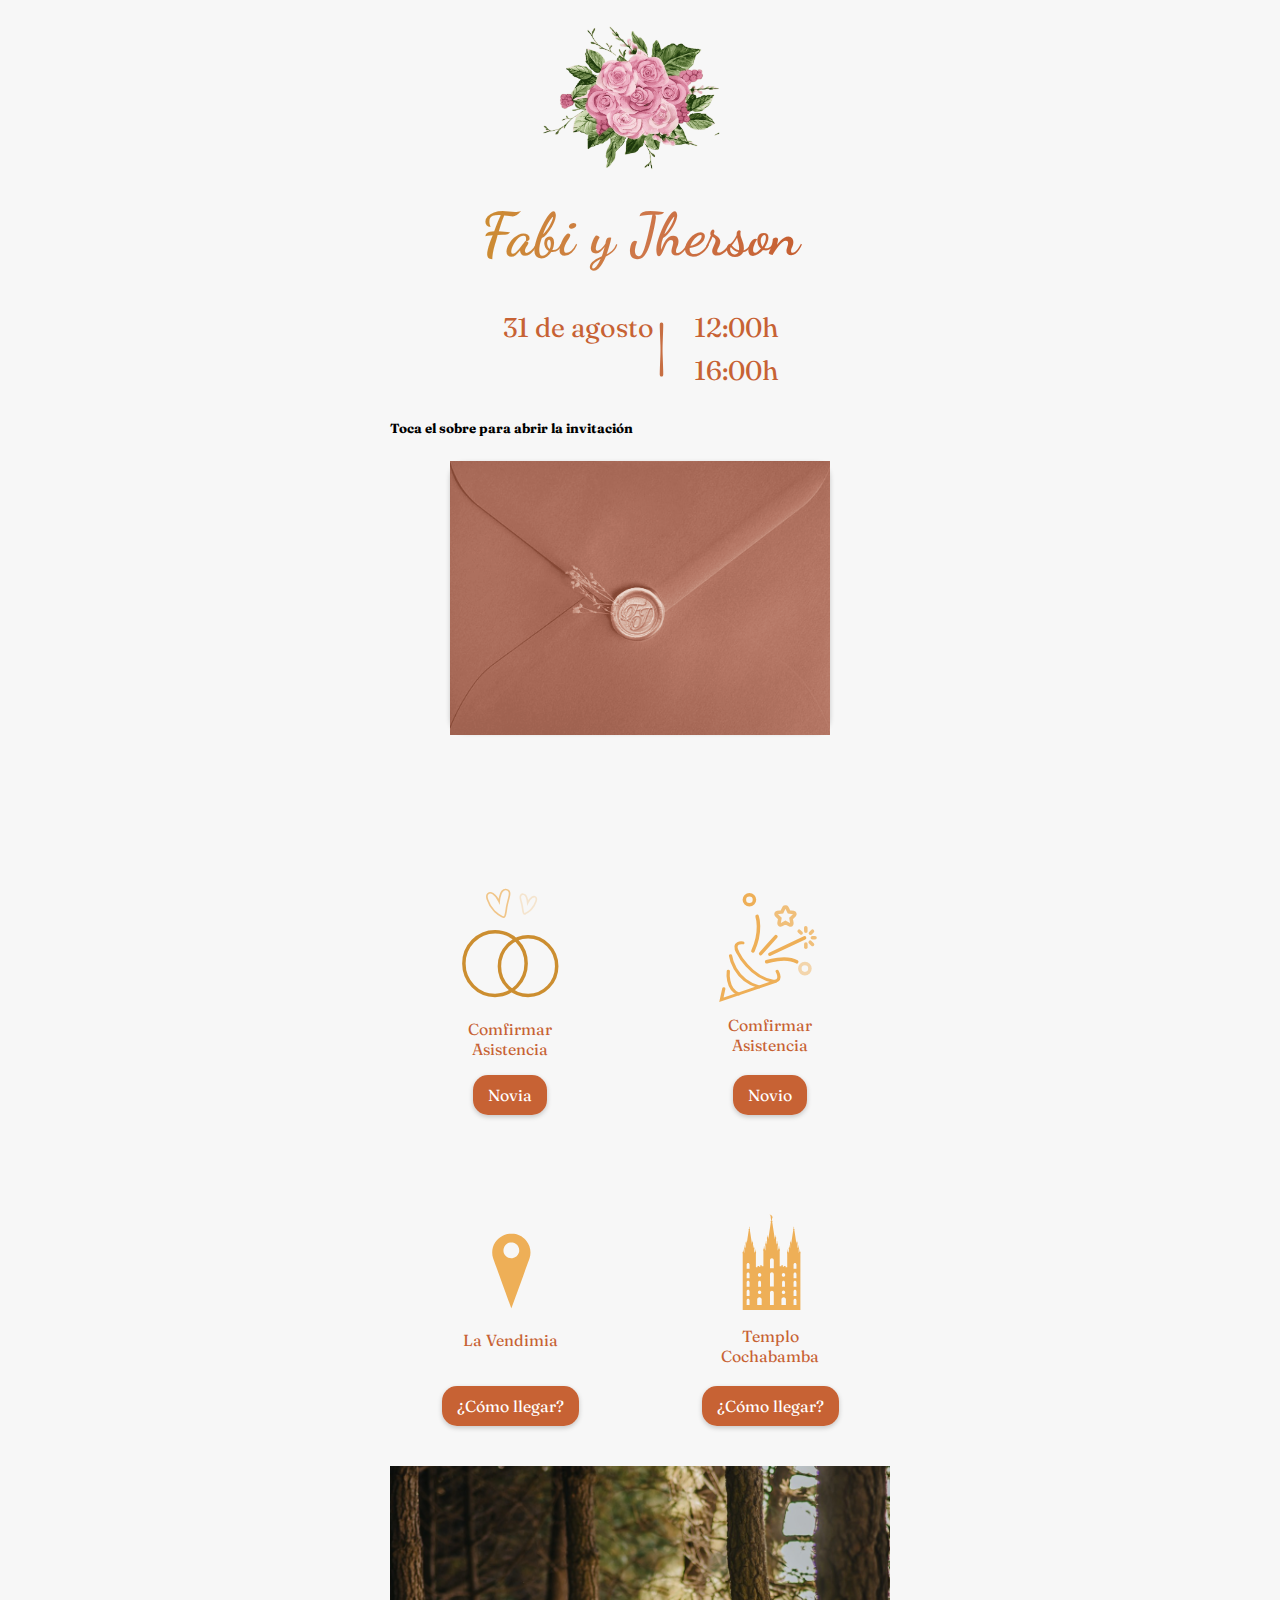
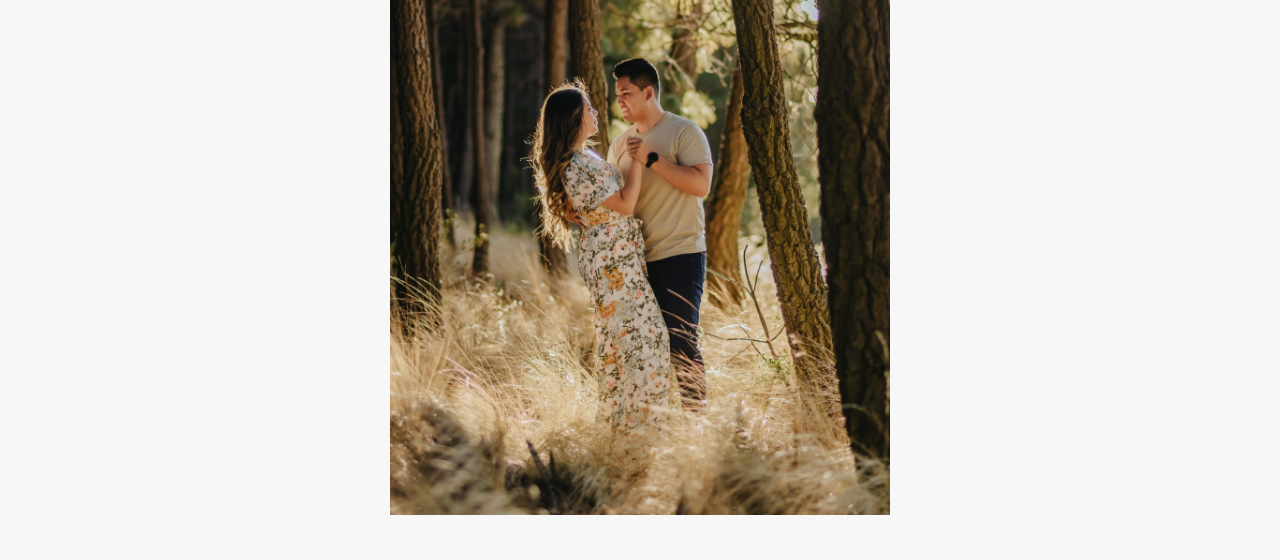
<file: homepage.html>
<!DOCTYPE html>
<html lang="en">

<head>
    <meta charset="UTF-8">
    <meta name="viewport" content="width=device-width, initial-scale=1.0">
    <title>Nuestra Boda Fabi y Jherson</title>
    <link rel="icon" type="image/x-icon" href="favicon.ico">
    <link rel="stylesheet" href="styles1.css">
    <link href="https://use.fontawesome.com/releases/v5.6.1/css/all.css" rel="stylesheet">
    <meta property="og:image" content="rings.jpg">
    <title>Nuestra Boda Fabi y Jherson</title>
</head>

<body>
    <div class="fl1"> <img src="flor1.PNG" alt="flores" class="fl"></div>
    <h1 class="letering"> Fabi y Jherson</h1>
    <div class="textlet">
        <p class="textlet1">31 de agosto </p><span class="textlet2">|</span>
        <div class="textlet33">
            <p class="textlet3">12:00h</p>
            <p class="textlet3">16:00h</p>
        </div>
    </div>
    <h5>Toca el sobre para abrir la invitación</h5>
    <div class="carta">
        <a href="home.html" id="envb"><img class="cartaInside" src="envelope.PNG" alt="carta"></a>
        <img src="flor2.PNG" alt="flores" id="floresHome">
    </div>
    <div class="totens">
        <div class="anim-anillos" class="toten1" id="toten1">
            <svg xmlns="http://www.w3.org/2000/svg" viewBox="0 0 150 150" width="150" height="150"
                preserveAspectRatio="xMidYMid meet">
                <defs>
                    <clipPath id="__lottie_element_75">
                        <rect width="150" height="150" x="0" y="0"></rect>
                    </clipPath>
                </defs>
                <g clip-path="url(#__lottie_element_75)">
                    <g transform="matrix(1,0,0,1,47.29375457763672,20.146596908569336)" opacity="0.6827542372879326">
                        <g opacity="1" transform="matrix(1,0,0,1,15.862000465393066,18.20599937438965)">
                            <path class="anillo-path"
                                d="M5.724,13.821C5.032,13.981,4.349,13.571,3.843,13.268C3.746,13.209,3.654,13.154,3.588,13.12C1.193,11.869,-0.996,10.318,-2.917,8.511C-3.373,8.082,-3.82,7.632,-4.247,7.173C-7.15,4.054,-9.331,0.323,-10.729,-3.916C-11.216,-5.392,-11.637,-6.964,-10.984,-8.533C-10.77,-9.045,-10.245,-9.969,-9.124,-10.396C-7.972,-10.834,-6.634,-10.589,-5.253,-9.686C-2.224,-7.706,-0.428,-4.799,0.972,-1.759C1.193,-4.68,1.761,-7.298,2.69,-9.704C3.021,-10.557,3.424,-11.456,4.142,-12.245C4.973,-13.158,6.099,-13.744,7.23,-13.852C8.588,-13.981,10.378,-13.345,11.1,-11.643C11.637,-10.374,11.435,-8.962,11.202,-7.739C10.869,-5.986,10.404,-4.22,9.954,-2.512C9.501,-0.791,9.033,0.987,8.704,2.738C8.505,3.803,8.354,4.892,8.208,5.945C8.135,6.478,8.058,7.03,7.976,7.573C7.786,8.835,7.533,10.322,7.103,11.795C7.083,11.861,7.064,11.942,7.043,12.031C6.902,12.622,6.69,13.514,5.837,13.79C5.799,13.802,5.762,13.813,5.724,13.821z" />
                        </g>
                    </g>
                    <g transform="matrix(1,0,0,1,80.91278076171875,24.922286987304688)" opacity="0.2512999999995208">
                        <g opacity="1" transform="matrix(1,0,0,1,12.479000091552734,14.140999794006348)">
                            <path class="anillo-path1"
                                d="M-4.14,9.779C-4.745,9.583,-4.896,8.951,-4.995,8.532C-5.011,8.469,-5.022,8.412,-5.036,8.365C-5.342,7.32,-5.522,6.265,-5.657,5.371C-5.715,4.985,-5.77,4.594,-5.821,4.216C-5.925,3.469,-6.032,2.696,-6.174,1.941C-6.406,0.7,-6.739,-0.562,-7.06,-1.782C-7.379,-2.993,-7.709,-4.246,-7.945,-5.489C-8.109,-6.357,-8.254,-7.358,-7.872,-8.258C-7.36,-9.465,-6.091,-9.916,-5.128,-9.825C-4.325,-9.749,-3.527,-9.333,-2.938,-8.685C-2.429,-8.125,-2.143,-7.488,-1.908,-6.883C-1.249,-5.176,-0.847,-3.32,-0.689,-1.249C0.304,-3.404,1.578,-5.465,3.727,-6.871C4.706,-7.511,5.654,-7.685,6.471,-7.374C7.266,-7.071,7.639,-6.416,7.79,-6.053C8.253,-4.939,7.955,-3.825,7.609,-2.778C6.617,0.228,5.07,2.875,3.012,5.087C2.709,5.412,2.392,5.731,2.068,6.036C0.706,7.317,-0.846,8.417,-2.545,9.304C-2.592,9.329,-2.657,9.368,-2.726,9.409C-3.085,9.625,-3.569,9.916,-4.06,9.802C-4.086,9.795,-4.113,9.788,-4.14,9.779z" />
                        </g>
                    </g>
                    <g transform="matrix(1,0,0,1,20.293,58.118)" opacity="1">
                        <g opacity="1" transform="matrix(1,0,0,1,39.72,40.464)">
                            <path class="anillo-move1"
                                d="M31.128,0C31.128,17.603,17.192,31.872,0,31.872C-17.191,31.872,-31.128,17.603,-31.128,0C-31.128,-17.602,-17.191,-31.872,0,-31.872C17.192,-31.872,31.128,-17.602,31.128,0z" />
                        </g>
                    </g>
                    <g transform="matrix(1,0,0,1,55.828,63.21)" opacity="1">
                        <g opacity="1" transform="matrix(1,0,0,1,37.234,37.918)">
                            <path class="anillo-move2"
                                d="M28.642,0C28.642,16.196,15.818,29.326,-0.001,29.326C-15.819,29.326,-28.641,16.196,-28.641,0C-28.641,-16.196,-15.819,-29.326,-0.001,-29.326C15.818,-29.326,28.642,-16.196,28.642,0z" />
                        </g>
                    </g>
                </g>
            </svg>
            <p>Comfirmar Asistencia</p>
        </div>
        <div class="toten1a"><a target="_blank" class="b2"
                href="https://api.whatsapp.com/send?phone=+59179955476&text=Sí,%20podr%C3%A9%20asistir%20a%20la%20boda%20el%2031%20de%20agosto,%20soy...%20e%20ire%20con..">Novia</a>
        </div>

        <div class="toten2">
            <svg class="anim-fiesta" xmlns="http://www.w3.org/2000/svg" viewBox="0 0 130 130" width="130" height="130"
                preserveAspectRatio="xMidYMid meet"
                style="width: 100%; height: 100%; transform: translate3d(0px, 0px, 0px);">
                <defs>
                    <clipPath id="__lottie_element_36">
                        <rect width="130" height="130" x="0" y="0"></rect>
                    </clipPath>
                </defs>
                <g clip-path="url(#__lottie_element_36)">
                    <g transform="matrix(1,0,0,1,4.901298522949219,11.877037048339844)" opacity="0.7761166198485527"
                        style="display: block;">
                        <g opacity="1" transform="matrix(1,0,0,1,75.55999755859375,23.030000686645508)">
                            <path stroke-linecap="round" stroke-linejoin="miter" fill-opacity="0" stroke-miterlimit="10"
                                stroke="#eeaf57" stroke-opacity="1" stroke-width="3.531"
                                d=" M9.35200023651123,-2.2809998989105225 C9.166999816894531,-2.8489999771118164 8.673999786376953,-3.26200008392334 8.083000183105469,-3.3480000495910645 C8.083000183105469,-3.3480000495910645 3.4709999561309814,-4.019999980926514 3.4709999561309814,-4.019999980926514 C3.4709999561309814,-4.019999980926514 1.4149999618530273,-8.197999954223633 1.4149999618530273,-8.197999954223633 C0.9570000171661377,-8.97700023651123 -0.04600000008940697,-9.236000061035156 -0.824999988079071,-8.777000427246094 C-1.0640000104904175,-8.63599967956543 -1.2630000114440918,-8.437999725341797 -1.4049999713897705,-8.197999954223633 C-1.4049999713897705,-8.197999954223633 -3.4709999561309814,-4.019999980926514 -3.4709999561309814,-4.019999980926514 C-3.4709999561309814,-4.019999980926514 -8.083000183105469,-3.3480000495910645 -8.083000183105469,-3.3480000495910645 C-8.942000389099121,-3.2239999771118164 -9.536999702453613,-2.427999973297119 -9.413000106811523,-1.5700000524520874 C-9.36299991607666,-1.2280000448226929 -9.204000473022461,-0.9120000004768372 -8.956999778747559,-0.6700000166893005 C-8.956999778747559,-0.6700000166893005 -5.619999885559082,2.5829999446868896 -5.619999885559082,2.5829999446868896 C-5.619999885559082,2.5829999446868896 -6.406000137329102,7.176000118255615 -6.406000137329102,7.176000118255615 C-6.557000160217285,8.029999732971191 -5.986999988555908,8.845000267028809 -5.131999969482422,8.996000289916992 C-4.788000106811523,9.057000160217285 -4.433000087738037,9.001999855041504 -4.125,8.83899974822998 C-4.125,8.83899974822998 0.0010000000474974513,6.663000106811523 0.0010000000474974513,6.663000106811523 C0.0010000000474974513,6.663000106811523 4.125999927520752,8.833000183105469 4.125999927520752,8.833000183105469 C4.894000053405762,9.237000465393066 5.8429999351501465,8.940999984741211 6.247000217437744,8.17300033569336 C6.4079999923706055,7.867000102996826 6.464000225067139,7.515999794006348 6.406000137329102,7.176000118255615 C6.406000137329102,7.176000118255615 5.619999885559082,2.5829999446868896 5.619999885559082,2.5829999446868896 C5.619999885559082,2.5829999446868896 8.956000328063965,-0.6700000166893005 8.956000328063965,-0.6700000166893005 C9.383999824523926,-1.0889999866485596 9.538000106811523,-1.7130000591278076 9.35200023651123,-2.2809998989105225z">
                            </path>
                        </g>
                    </g>
                    <g transform="matrix(1,0,0,1,-12.5,-20)" opacity="1" style="display: block;">
                        <g opacity="1" transform="matrix(1,0,0,1,56.909000396728516,38.75400161743164)">
                            <path stroke-linecap="round" stroke-linejoin="miter" fill-opacity="0" stroke-miterlimit="10"
                                stroke="#eeaf57" stroke-opacity="1" stroke-width="3.531"
                                d=" M5.057000160217285,0 C5.057000160217285,2.7929999828338623 2.7929999828338623,5.057000160217285 0,5.057000160217285 C-2.7929999828338623,5.057000160217285 -5.057000160217285,2.7929999828338623 -5.057000160217285,0 C-5.057000160217285,-2.7920000553131104 -2.7929999828338623,-5.057000160217285 0,-5.057000160217285 C2.7929999828338623,-5.057000160217285 5.057000160217285,-2.7920000553131104 5.057000160217285,0z">
                            </path>
                        </g>
                    </g>
                    <g transform="matrix(1,0,0,1,1.6558074951171875,2.271503448486328)" opacity="0.4720528386105976"
                        style="display: block;">
                        <g opacity="1" transform="matrix(1,0,0,1,98.23699951171875,85.31300354003906)">
                            <path stroke-linecap="round" stroke-linejoin="miter" fill-opacity="0" stroke-miterlimit="10"
                                stroke="#eeaf57" stroke-opacity="1" stroke-width="3.531"
                                d=" M5.057000160217285,0 C5.057000160217285,2.7929999828338623 2.7929999828338623,5.057000160217285 0,5.057000160217285 C-2.7929999828338623,5.057000160217285 -5.057000160217285,2.7929999828338623 -5.057000160217285,0 C-5.057000160217285,-2.7929999828338623 -2.7929999828338623,-5.057000160217285 0,-5.057000160217285 C2.7929999828338623,-5.057000160217285 5.057000160217285,-2.7929999828338623 5.057000160217285,0z">
                            </path>
                        </g>
                    </g>
                    <g transform="matrix(1,0,0,1,9.500003814697266,4.5)" opacity="0.7761166198485527"
                        style="display: block;">
                        <g opacity="1" transform="matrix(1,0,0,1,85.64399719238281,46.60100173950195)">
                            <path stroke-linecap="round" stroke-linejoin="miter" fill-opacity="0" stroke-miterlimit="10"
                                stroke="#eeaf57" stroke-opacity="1" stroke-width="3.531"
                                d=" M-0.9639999866485596,-0.871999979019165 C-0.9639999866485596,-0.871999979019165 0.9639999866485596,0.871999979019165 0.9639999866485596,0.871999979019165">
                            </path>
                        </g>
                        <g opacity="1" transform="matrix(1,0,0,1,91.30599975585938,43.941001892089844)">
                            <path stroke-linecap="round" stroke-linejoin="miter" fill-opacity="0" stroke-miterlimit="10"
                                stroke="#eeaf57" stroke-opacity="1" stroke-width="3.531"
                                d=" M-0.04399999976158142,-1.7879999876022339 C-0.04399999976158142,-1.7879999876022339 0.04399999976158142,1.7879999876022339 0.04399999976158142,1.7879999876022339">
                            </path>
                        </g>
                        <g opacity="1" transform="matrix(1,0,0,1,0,0)">
                            <path stroke-linecap="round" stroke-linejoin="miter" fill-opacity="0" stroke-miterlimit="10"
                                stroke="#eeaf57" stroke-opacity="1" stroke-width="3.531"
                                d=" M91.3479995727539,58.45899963378906 C91.3479995727539,58.45899963378906 91.3479995727539,61.78499984741211 91.3479995727539,61.78499984741211">
                            </path>
                        </g>
                        <g opacity="1" transform="matrix(1,0,0,1,96.86199951171875,57.849998474121094)">
                            <path stroke-linecap="round" stroke-linejoin="miter" fill-opacity="0" stroke-miterlimit="10"
                                stroke="#eeaf57" stroke-opacity="1" stroke-width="3.531"
                                d=" M-1.1540000438690186,-1.1349999904632568 C-1.1540000438690186,-1.1349999904632568 1.1540000438690186,1.1349999904632568 1.1540000438690186,1.1349999904632568">
                            </path>
                        </g>
                        <g opacity="1" transform="matrix(1,0,0,1,0,0)">
                            <path stroke-linecap="round" stroke-linejoin="miter" fill-opacity="0" stroke-miterlimit="10"
                                stroke="#eeaf57" stroke-opacity="1" stroke-width="3.531"
                                d=" M97.88800048828125,52.356998443603516 C97.88800048828125,52.356998443603516 100.50399780273438,52.356998443603516 100.50399780273438,52.356998443603516">
                            </path>
                        </g>
                        <g opacity="1" transform="matrix(1,0,0,1,96.9729995727539,46.66899871826172)">
                            <path stroke-linecap="round" stroke-linejoin="miter" fill-opacity="0" stroke-miterlimit="10"
                                stroke="#eeaf57" stroke-opacity="1" stroke-width="3.531"
                                d=" M-1.003000020980835,0.9779999852180481 C-1.003000020980835,0.9779999852180481 1.003000020980835,-0.9779999852180481 1.003000020980835,-0.9779999852180481">
                            </path>
                        </g>
                    </g>
                    <g transform="matrix(1,0,0,1,9.500003814697266,4.5)" opacity="1" style="display: block;">
                        <g opacity="1" transform="matrix(1,0,0,1,69.16699981689453,74.1520004272461)">
                            <path stroke-linecap="round" stroke-linejoin="miter" fill-opacity="0" stroke-miterlimit="10"
                                stroke="#eeaf57" stroke-opacity="1" stroke-width="3.531"
                                d="  M-17.038000106811523,2.071000099182129 C-17.038000106811523,2.071000099182129 2.2160000801086426,-4.184999942779541 13.038000106811523,2.184999942779541">
                            </path>
                        </g>
                    </g>
                    <g transform="matrix(1,0,0,1,9.500003814697266,4.5)" opacity="1" style="display: block;">
                        <g opacity="1" transform="matrix(1,0,0,1,72.7030029296875,60.55099868774414)">
                            <path stroke-linecap="round" stroke-linejoin="miter" fill-opacity="0" stroke-miterlimit="10"
                                stroke="#eeaf57" stroke-opacity="1" stroke-width="3.531"
                                d=" M-17.339000701904297,8.194999694824219 C-17.339000701904297,8.194999694824219 17.339000701904297,-8.194999694824219 17.339000701904297,-8.194999694824219">
                            </path>
                        </g>
                    </g>
                    <g transform="matrix(1,0,0,1,9.500003814697266,4.5)" opacity="1" style="display: block;">
                        <g opacity="1"
                            transform="matrix(-0.9933285713195801,0.11531856656074524,-0.11531856656074524,-0.9933285713195801,53.858001708984375,59.505001068115234)">
                            <path stroke-linecap="round" stroke-linejoin="miter" fill-opacity="0" stroke-miterlimit="10"
                                stroke="#eeaf57" stroke-opacity="1" stroke-width="3.531"
                                d=" M8.631999969482422,-7.672999858856201 C8.631999969482422,-7.672999858856201 -6.659999847412109,5.920000076293945 -8.460000038146973,7.519999980926514">
                            </path>
                        </g>
                    </g>
                    <g transform="matrix(1,0,0,1,9.500003814697266,4.5)" opacity="1" style="display: block;">
                        <g opacity="1" transform="matrix(1,0,0,1,43.04600143432617,48.16999816894531)">
                            <path stroke-linecap="round" stroke-linejoin="miter" fill-opacity="0" stroke-miterlimit="10"
                                stroke="#eeaf57" stroke-opacity="1" stroke-width="3.531"
                                d=" M-0.4359999895095825,-17.263999938964844 C-0.4359999895095825,-17.263999938964844 4.620999813079834,-2.7899999618530273 -4.620999813079834,17.263999938964844">
                            </path>
                        </g>
                    </g>
                    <g transform="matrix(0.9204199910163879,0,0,0.8299999833106995,8.79580020904541,24.540000915527344)"
                        opacity="1" style="display: block;">
                        <g opacity="1" transform="matrix(1,0,0,1,47.23099899291992,67.61399841308594)">
                            <path stroke-linecap="round" stroke-linejoin="miter" fill-opacity="0" stroke-miterlimit="10"
                                stroke="#eeaf57" stroke-opacity="1" stroke-width="3.531"
                                d=" M-15.63599967956543,-22.611000061035156 C-15.63599967956543,-22.611000061035156 -27.988000869750977,-24.674999237060547 -21.011999130249023,-10.725000381469727 C-21.011999130249023,-10.725000381469727 -8.109000205993652,18.570999145507812 17.177000045776367,23.628000259399414 C17.177000045776367,23.628000259399414 27.988000869750977,24.674999237060547 21.542999267578125,11.519000053405762">
                            </path>
                        </g>
                        <g opacity="1" transform="matrix(1,0,0,1,33.63600158691406,79.23300170898438)">
                            <path stroke-linecap="round" stroke-linejoin="miter" fill-opacity="0" stroke-miterlimit="10"
                                stroke="#eeaf57" stroke-opacity="1" stroke-width="3.531"
                                d=" M-15.468999862670898,-18.809999465942383 C-15.468999862670898,-18.809999465942383 -12.083000183105469,10.090999603271484 15.468999862670898,18.809999465942383">
                            </path>
                        </g>
                        <g opacity="1" transform="matrix(1,0,0,1,20.20199966430664,92.8290023803711)">
                            <path stroke-linecap="round" stroke-linejoin="miter" fill-opacity="0" stroke-miterlimit="10"
                                stroke="#eeaf57" stroke-opacity="1" stroke-width="3.531"
                                d=" M-4.409999847412109,-13.758999824523926 C-4.409999847412109,-13.758999824523926 -6.888000011444092,7.829999923706055 6.888000011444092,13.758999824523926">
                            </path>
                        </g>
                        <g opacity="1" transform="matrix(1,0,0,1,37.63999938964844,102.40299987792969)">
                            <path stroke-linecap="round" stroke-linejoin="miter" fill-opacity="0" stroke-miterlimit="10"
                                stroke="rgb(175,133,102)" stroke-opacity="1" stroke-width="10"
                                d=" M-26.767000198364258,-2.0920000076293945 C-26.767000198364258,-2.0920000076293945 -29.382999420166016,11.16100025177002 -29.382999420166016,11.16100025177002 C-29.382999420166016,11.16100025177002 29.382999420166016,-11.16100025177002 29.382999420166016,-11.16100025177002">
                            </path>
                        </g>
                    </g>
                </g>
            </svg>
            <p>Comfirmar<br>Asistencia</p>
        </div>
        <div class="toten2a"><a target="_blank" class="b2"
                href="https://api.whatsapp.com/send?phone=+59170347801&text=Sí,%20podr%C3%A9%20asistir%20a%20la%20boda%20el%2031%20de%20agosto,%20soy...%20e%20ire%20con...">Novio</a>
        </div>
    </div>
    <div class="totens">
        <div class="toten3"><svg version="1.0" xmlns="http://www.w3.org/2000/svg" width="80px" height="80px"
                viewBox="0 0 1280.000000 1280.000000" preserveAspectRatio="xMidYMid meet">
                <metadata>
                    Created by potrace 1.15, written by Peter Selinger 2001-2017
                </metadata>
                <g transform="translate(0.000000,1280.000000) scale(0.100000,-0.100000)" fill="#eeaf57" stroke="none">
                    <path d="M6335 12360 c-516 -49 -1002 -220 -1425 -502 -175 -116 -281 -200
           -419 -333 -193 -185 -350 -375 -478 -579 -474 -754 -590 -1678 -313 -2516 26
           -80 241 -676 478 -1325 1892 -5186 2434 -6670 2436 -6672 2 -2 204 547 449
           1219 245 673 890 2440 1433 3928 542 1488 1004 2757 1026 2820 328 963 133
           2036 -516 2840 -100 125 -313 336 -446 443 -441 355 -936 572 -1505 658 -157
           23 -560 34 -720 19z m498 -1415 c381 -67 721 -314 901 -654 158 -301 190 -666
           85 -986 -153 -465 -564 -804 -1051 -865 -295 -37 -607 38 -861 207 -95 63
           -249 213 -320 310 -238 331 -301 753 -172 1140 65 195 159 347 305 493 184
           185 418 308 673 355 102 18 333 18 440 0z" />
                </g>
            </svg>
            <p class="vendimiatext">La Vendimia</p>
        </div>
        <div class="toten3a"><a class="b2"
                href="https://www.google.com.bo/maps/place/La+Vendimia/@-17.3258235,-66.2223847,17z/data=!3m1!4b1!4m6!3m5!1s0x93e3754413714e6b:0x2347e13ac6109e27!8m2!3d-17.3258235!4d-66.2198098!16s%2Fg%2F11dynwq_x2?hl=es&entry=ttu"
                target="_blank">¿Cómo llegar?</a></div>

        <div class="toten4">
            <div><svg xmlns:inkscape="http://www.inkscape.org/namespaces/inkscape"
                    xmlns:rdf="http://www.w3.org/1999/02/22-rdf-syntax-ns#" xmlns="http://www.w3.org/2000/svg"
                    xmlns:cc="http://creativecommons.org/ns#" xmlns:dc="http://purl.org/dc/elements/1.1/"
                    xmlns:sodipodi="http://sodipodi.sourceforge.net/DTD/sodipodi-0.dtd"
                    xmlns:svg="http://www.w3.org/2000/svg" xmlns:ns1="http://sozi.baierouge.fr"
                    xmlns:xlink="http://www.w3.org/1999/xlink" id="svg2" sodipodi:docname="templesillouwet.svg"
                    viewBox="0 0 744.09 1052.4" version="1.1" inkscape:version="0.48.1 r9760">
                    <sodipodi:namedview id="base" bordercolor="#666666" inkscape:pageshadow="2" inkscape:window-y="-3"
                        pagecolor="#ffffff" inkscape:window-height="1109" inkscape:window-maximized="1"
                        inkscape:zoom="0.21461796" inkscape:window-x="-4" showgrid="false" borderopacity="1.0"
                        inkscape:current-layer="layer2" inkscape:cx="413.81384" inkscape:cy="1257.9591"
                        showguides="true" inkscape:guide-bbox="true" inkscape:window-width="1837"
                        inkscape:pageopacity="0.0" inkscape:document-units="px" />
                    <g id="layer2" inkscape:label="Layer" inkscape:groupmode="layer">
                        <path id="path5887" style="fill:#eeaf57"
                            d="m371.78 293.66l-1.09 1.9 1.69 0.44 1.59 1.31-0.44 3.35-0.19 1.5s-0.06 0.36 0 0.53c0.06 0.16 0.28 0.34 0.28 0.34l2.16 2.06v10.19l0.97 0.22 0.56 6.69h1.47v2.4c-2.12 0.47-3.72 2.34-3.72 4.6 0 1.72 0.94 3.23 2.32 4.06h-1.16l-11.38 76.03v5.6h-1.28v-5.38h-1.18l-1.82-9.12c0.35-0.14 0.6-0.47 0.6-0.85 0-0.5-0.45-0.91-0.97-0.91-0.53 0-0.97 0.41-0.97 0.91 0 0.38 0.27 0.71 0.62 0.85l-1.84 9.12h-1.16v6.53h0.54v28.38h-0.76v-3.82h-1.4l-2.1-11.81c0.47-0.19 0.82-0.64 0.82-1.16 0-0.68-0.59-1.24-1.32-1.24-0.72 0-1.31 0.56-1.31 1.24 0 0.53 0.33 0.98 0.81 1.16l-2.09 11.81h-1.41v7.75h0.79v24h-1.75v-4.93h-1.63l-2.47-12.29c0.49-0.19 0.88-0.65 0.88-1.18 0-0.72-0.63-1.28-1.38-1.28s-1.37 0.56-1.37 1.28c0 0.54 0.37 0.99 0.87 1.18l-2.47 12.29h-1.62v9.21h0.87v75h-8.18v-4.53h-7.47v7.41h-5.94v-4.12h-7.44v7h-8.19v-68.69h0.72v-7.44h-1.31l-2-9.91c0.41-0.15 0.69-0.53 0.69-0.96 0-0.58-0.49-1.07-1.1-1.07-0.6 0-1.09 0.49-1.09 1.07 0 0.43 0.3 0.81 0.69 0.96l-2 9.91h-1.31v4h-1.41v-19.41h0.62v-6.25h-1.12l-1.72-9.56c0.39-0.15 0.69-0.51 0.69-0.94 0-0.55-0.48-1-1.06-1-0.59 0-1.07 0.45-1.07 1 0 0.42 0.28 0.79 0.66 0.94l-1.69 9.56h-1.15v3.07h-0.6v-22.94h0.44v-5.25h-0.97l-1.47-7.38c0.29-0.1 0.5-0.37 0.5-0.68 0-0.41-0.35-0.75-0.78-0.75-0.42 0-0.78 0.34-0.78 0.75 0 0.3 0.22 0.57 0.5 0.68l-1.47 7.38h-0.97v4.31h-1.06v-4.5l-9.19-61.47h-1c1.1-0.62 1.85-1.73 1.85-3.03 0-1.7-1.26-3.16-2.94-3.5v-3.34c0.76-0.3 1.28-0.99 1.28-1.82 0-0.82-0.52-1.51-1.28-1.81v-3.15h-1.56v3.15c-0.77 0.3-1.32 0.98-1.32 1.81 0 0.84 0.55 1.52 1.32 1.82v3.34c-1.69 0.34-2.97 1.8-2.97 3.5 0 1.3 0.75 2.41 1.84 3.03h-1l-9.19 61.47v4.5h-1.06v-4.31h-0.94l-1.46-7.38c0.27-0.11 0.46-0.38 0.46-0.68 0-0.41-0.35-0.75-0.78-0.75-0.42 0-0.75 0.34-0.75 0.75 0 0.31 0.19 0.58 0.47 0.68l-1.47 7.38h-0.93v5.25h0.4v22.94h-0.59v-3.07h-1.13l-1.72-9.56c0.38-0.15 0.69-0.52 0.69-0.94 0-0.55-0.48-1-1.06-1s-1.06 0.45-1.06 1c0 0.43 0.26 0.79 0.65 0.94l-1.68 9.56h-1.13v6.25h0.59v19.41h-1.4v-4h-1.32l-1.96-9.91c0.39-0.15 0.68-0.53 0.68-0.96 0-0.58-0.52-1.07-1.12-1.07-0.61 0-1.1 0.49-1.1 1.07 0 0.43 0.29 0.81 0.69 0.96l-2 9.91h-1.28v7.44h0.69v279.87h286.16v-279.87h0.68v-7.44h-1.28l-2-9.91c0.41-0.15 0.69-0.53 0.69-0.96 0-0.58-0.49-1.07-1.09-1.07-0.61 0-1.1 0.49-1.1 1.07 0 0.43 0.3 0.81 0.69 0.96l-2 9.91h-1.31v4h-1.41v-19.41h0.63v-6.25h-1.16l-1.69-9.56c0.39-0.15 0.69-0.51 0.69-0.94 0-0.55-0.48-1-1.06-1-0.59 0-1.07 0.45-1.07 1 0 0.42 0.28 0.79 0.66 0.94l-1.69 9.56h-1.15v3.07h-0.6v-22.94h0.44v-5.25h-0.97l-1.47-7.38c0.29-0.1 0.5-0.37 0.5-0.68 0-0.41-0.35-0.75-0.78-0.75-0.42 0-0.78 0.34-0.78 0.75 0 0.3 0.22 0.57 0.5 0.68l-1.5 7.38h-0.94v4.31h-1.06v-4.5l-9.19-61.47h-1c1.1-0.62 1.85-1.73 1.85-3.03 0-1.7-1.26-3.16-2.94-3.5v-3.34c0.75-0.3 1.28-0.99 1.28-1.82 0-0.82-0.53-1.51-1.28-1.81v-3.15h-1.56v3.15c-0.77 0.3-1.32 0.98-1.32 1.81 0 0.84 0.55 1.52 1.32 1.82v3.34c-1.69 0.34-2.97 1.8-2.97 3.5 0 1.3 0.75 2.41 1.84 3.03h-1l-9.19 61.47v4.5h-1.06v-4.31h-0.94l-1.47-7.38c0.28-0.11 0.47-0.38 0.47-0.68 0-0.41-0.35-0.75-0.78-0.75-0.42 0-0.75 0.34-0.75 0.75 0 0.31 0.19 0.58 0.47 0.68l-1.47 7.38h-0.94v5.25h0.41v22.94h-0.59v-3.07h-1.13l-1.72-9.56c0.38-0.15 0.69-0.52 0.69-0.94 0-0.55-0.48-1-1.06-1s-1.06 0.45-1.06 1c0 0.43 0.26 0.79 0.65 0.94l-1.69 9.56h-1.15v6.25h0.62v19.41h-1.4v-4h-1.31l-1.97-9.91c0.39-0.15 0.68-0.53 0.68-0.96 0-0.58-0.52-1.07-1.12-1.07-0.61 0-1.09 0.49-1.09 1.07 0 0.43 0.28 0.81 0.68 0.96l-2 9.91h-1.28v7.44h0.69v68.69h-8.16v-7h-7.47v4.12h-5.93v-7.41h-7.47v4.53h-8.19v-75h0.87v-9.21h-1.62l-2.44-12.29c0.5-0.19 0.85-0.64 0.85-1.18 0-0.72-0.63-1.28-1.38-1.28s-1.34 0.56-1.34 1.28c0 0.53 0.35 0.99 0.84 1.18l-2.47 12.29h-1.59v4.93h-1.78v-24h0.78v-7.75h-1.41l-2.09-11.81c0.48-0.18 0.81-0.63 0.81-1.16 0-0.68-0.59-1.24-1.31-1.24s-1.31 0.56-1.31 1.24c0 0.52 0.37 0.97 0.84 1.16l-2.09 11.81h-1.41v3.82h-0.78v-28.38h0.56v-6.53h-1.19l-1.81-9.12c0.35-0.14 0.6-0.47 0.6-0.85 0-0.5-0.45-0.91-0.97-0.91-0.53 0-0.97 0.41-0.97 0.91 0 0.38 0.28 0.71 0.62 0.85l-1.84 9.12h-1.16v5.38h-1.31v-5.6l-11.37-76.03h-1.16c1.37-0.83 2.31-2.34 2.31-4.06 0-2.26-1.6-4.13-3.72-4.6v-2.68l1.16-0.88v-5.25l0.87-0.56-0.06-7.28 2.66 5.59s0.33-0.47 0.4-0.72c0.12-0.39-0.09-1.09-0.09-1.09l-2.16-6.88-0.34-0.68-0.44-0.32h-1.72s0.02-2.11-0.18-3.15c-0.07-0.36-0.32-1.07-0.32-1.07s-0.23-0.6-0.47-0.78c-0.29-0.22-0.65-0.2-1.03-0.22-0.35-0.01-0.64-0.01-0.93 0.19-0.17 0.11-0.41 0.47-0.41 0.47l-0.13 0.5-4.68-4.37-1.16-1.75zm9.66 218.15c5.21 0 9.44 4.22 9.44 9.44v0.22 40.84h-18.88v-40.84-0.22c0-5.22 4.22-9.44 9.44-9.44zm-117.94 24.25c3.94 0 7.12 3.21 7.12 7.16v0.16 21.4h-14.28v-21.4-0.16c0-3.95 3.21-7.16 7.16-7.16zm232.62 0c3.95 0 7.13 3.21 7.13 7.16v0.16 21.4h-14.28v-21.4-0.16c0-3.95 3.21-7.16 7.15-7.16zm-114.68 45.5c5.21 0 9.44 4.22 9.44 9.44v0.22 60.59h-18.88v-60.59-0.22c0-5.22 4.22-9.44 9.44-9.44zm-117.94 1.38c3.94 0 7.12 3.18 7.12 7.12v0.16 21.4h-14.28v-21.4-0.16c0-3.94 3.21-7.12 7.16-7.12zm232.62 0c3.95 0 7.13 3.18 7.13 7.12v0.16 21.4h-14.28v-21.4-0.16c0-3.94 3.21-7.12 7.15-7.12zm-175.62 3.06c4.69 0 8.47 4.13 8.47 9.19s-3.78 9.15-8.47 9.15-8.5-4.09-8.5-9.15 3.81-9.19 8.5-9.19zm118.59 0c4.69 0 8.5 4.13 8.5 9.19s-3.81 9.15-8.5 9.15c-4.68 0-8.47-4.09-8.47-9.15s3.79-9.19 8.47-9.19zm-175.59 38.12c3.94 0 7.12 3.19 7.12 7.13v0.19 22.53h-14.28v-22.53-0.19c0-3.94 3.21-7.13 7.16-7.13zm57 0c3.94 0 7.12 3.19 7.12 7.13v0.19 22.53h-14.28v-22.53h0.04c0-0.06-0.04-0.13-0.04-0.19 0-3.94 3.21-7.13 7.16-7.13zm118.59 0c3.95 0 7.16 3.19 7.16 7.13 0 0.06-0.03 0.13-0.03 0.19h0.03v22.53h-14.28v-22.53-0.19c0-3.94 3.18-7.13 7.12-7.13zm57.03 0c3.95 0 7.13 3.19 7.13 7.13v0.19 22.53h-14.28v-22.53-0.19c0-3.94 3.21-7.13 7.15-7.13zm-232.62 44.82c3.94 0 7.12 3.18 7.12 7.12v0.16 23.78h-14.28v-23.78-0.16c0-3.94 3.21-7.12 7.16-7.12zm232.62 0c3.95 0 7.13 3.18 7.13 7.12v0.16 23.78h-14.28v-23.78-0.16c0-3.94 3.21-7.12 7.15-7.12zm-175.62 2.75c4.69 0 8.47 4.09 8.47 9.15s-3.78 9.16-8.47 9.16-8.5-4.1-8.5-9.16 3.81-9.15 8.5-9.15zm118.59 0c4.69 0 8.5 4.09 8.5 9.15s-3.81 9.16-8.5 9.16c-4.68 0-8.47-4.1-8.47-9.16s3.79-9.15 8.47-9.15zm-57.65 2.03c5.21 0 9.44 4.22 9.44 9.44v0.22 60.59h-18.88v-60.59-0.22c0-5.22 4.22-9.44 9.44-9.44zm-61.75 31.56c6.14 0 11.09 4.95 11.09 11.1v0.12 27.47h-22.22v-27.47-0.12c0-6.15 4.99-11.1 11.13-11.1zm120.25 0c6.14 0 11.09 4.95 11.09 11.1v0.12 27.47h-22.22v-27.47-0.12c0-6.15 4.99-11.1 11.13-11.1zm-176.44 7.63c3.94 0 7.12 3.18 7.12 7.12v0.19 23.75h-14.28v-23.75-0.19c0-3.94 3.21-7.12 7.16-7.12zm232.62 0c3.95 0 7.13 3.18 7.13 7.12v0.19 23.75h-14.28v-23.75-0.19c0-3.94 3.21-7.12 7.15-7.12z" />
                    </g>
                    <metadata>
                        <rdf:RDF>
                            <cc:Work>
                                <dc:format>image/svg+xml</dc:format>
                                <dc:type rdf:resource="http://purl.org/dc/dcmitype/StillImage" />
                                <cc:license rdf:resource="http://creativecommons.org/licenses/publicdomain/" />
                                <dc:publisher>
                                    <cc:Agent rdf:about="http://openclipart.org/">
                                        <dc:title>Openclipart</dc:title>
                                    </cc:Agent>
                                </dc:publisher>
                                <dc:title>Salt Lake Temple Silhouette</dc:title>
                                <dc:date>2011-06-03T05:27:07</dc:date>
                                <dc:description>This is a silhouette of the Salt Lake Temple of the Church of Jesus
                                    Christ
                                    of Latter-day Saints (Mormon) made by my friend Jay and I. It is optimized for
                                    cutting
                                    on a Cricut.</dc:description>
                                <dc:source>
                                    https://openclipart.org/detail/141955/salt-lake-temple-silhouette-by-sorenstoutner
                                </dc:source>
                                <dc:creator>
                                    <cc:Agent>
                                        <dc:title>sorenstoutner</dc:title>
                                    </cc:Agent>
                                </dc:creator>
                                <dc:subject>
                                    <rdf:Bag>
                                        <rdf:li>Cricut</rdf:li>
                                        <rdf:li>LDS</rdf:li>
                                        <rdf:li>Latter-day Saint</rdf:li>
                                        <rdf:li>Mormon</rdf:li>
                                        <rdf:li>Saints</rdf:li>
                                        <rdf:li>Salt Lake City</rdf:li>
                                        <rdf:li>Silhouette</rdf:li>
                                        <rdf:li>Temple</rdf:li>
                                        <rdf:li>Utah</rdf:li>
                                    </rdf:Bag>
                                </dc:subject>
                            </cc:Work>
                            <cc:License rdf:about="http://creativecommons.org/licenses/publicdomain/">
                                <cc:permits rdf:resource="http://creativecommons.org/ns#Reproduction" />
                                <cc:permits rdf:resource="http://creativecommons.org/ns#Distribution" />
                                <cc:permits rdf:resource="http://creativecommons.org/ns#DerivativeWorks" />
                            </cc:License>
                        </rdf:RDF>
                    </metadata>
                </svg>
                <p class="templetext">Templo Cochabamba</p>
            </div>
        </div>
        <div class="toten4a"><a class="b2"
                href="https://www.google.com.bo/maps/place/Templo+de+Cochabamba,+Bolivia/@-17.3653618,-66.14771,17.67z/data=!4m14!1m7!3m6!1s0x93e3754413714e6b:0x2347e13ac6109e27!2sLa+Vendimia!8m2!3d-17.3258235!4d-66.2198098!16s%2Fg%2F11dynwq_x2!3m5!1s0x93e37423d7250e81:0x577d9918c77f32a5!8m2!3d-17.3636236!4d-66.1476569!16s%2Fg%2F12cp6yndz?entry=ttu"
                target="_blank">¿Cómo llegar?</a></div>
    </div>
    </div>

    <div class="containerHome">
        <img src="Flowers.PNG" alt="qr gift" class="flores">
    </div>

</body>

</html>
</file>
<file: styles1.css>
@import url("https://fonts.googleapis.com/css2?family=Fraunces:ital,opsz,wght@0,9..144,100..900;1,9..144,100..900&display=swap");
@import url("https://fonts.googleapis.com/css2?family=Roboto:ital,wght@0,100;0,300;0,400;0,500;0,700;0,900;1,100;1,300;1,400;1,500;1,700;1,900&display=swap");
@import url("https://fonts.googleapis.com/css2?family=Calligraffitti&family=Dancing+Script:wght@400..700&display=swap");
@import url("https://fonts.googleapis.com/css2?family=PT+Serif:ital,wght@0,400;0,700;1,400;1,700&display=swap");

body {
  margin: 0;
  padding: 0;
  overflow-x: hidden; /* Oculta el desbordamiento horizontal */
  background-color: #cecece29;
  font-family: "Fraunces", Arial, sans-serif;
  width: 100%;
  height: 100vh; /* Asegura que el cuerpo ocupe toda la altura de la ventana */
}

.flores {
  opacity: 0;
}

#qrcode {
  width: 300px;
  /*! padding: 30%; */
}

#svggiftclick {
  width: 200px;
  height: 100px;
  margin-bottom: -29px;
  margin-left: -35px;
}
#footerlink {
  background-color: transparent;
  margin: 0;
  padding: 0;
  width: 50px;
  height: 50px;
  box-shadow: none;
}

footer {
  text-align: center;
  background-color: #fbf0e5;
  height: 150px;
  width: 100%;
  position: relative;
  margin-top: 160px;
}

footer div p {
  margin-left: 50px;
}

footer > p {
  font-size: 12px;
}

.footergitfclick {
  text-align: center;
  display: flex;
  flex-direction: row;
  justify-content: space-around;
  align-items: center;
}

.fl1 {
  text-align: center;
  margin-bottom: 2px;
}

#envb {
  color: transparent;
  background-color: transparent;
  width: 350px;
  height: 250px;
  display: inline-block;
}

h4 {
  text-align: center;
  color: #b27563;
}

#envb:hover {
  box-shadow: 5px 8px 20px black;
}

.carta img {
  width: 380px;
  margin-top: -10px;
  margin-left: -15px;
}

.cartaInside:hover {
  box-shadow: 5px 8px 20px !important;
  cursor: pointer;
}
.backhome {
  text-align: center;
  /*! height: 450px; */
  margin-top: 50px;
  z-index: 5;
  position: relative;
}
.backhome a,
b2 {
  box-shadow: 5px 10px 15px silver;
}

.backhome a:hover {
  box-shadow: 5px 10px 15px gray;
}

.b2:hover {
  box-shadow: 5px 10px 15px gray;
}

.fl {
  width: 250px;
  text-align: center;
}

.textlet {
  display: flex;
  flex-direction: row;
  justify-content: center;
  font-size: 27px;
}

.textlet2 {
  margin-bottom: -10px;
}

.textlet1 {
  /*! margin-top: 15px; */
  /*! margin-right: 25px; */
  text-align: center;
}


.textlet33 {
  display: block;
  margin-left: 25px;
}

.textlet2 {
  font-size: 60px;
  color: #c76e42;
  margin-top: -2px;
}

.letering {
  text-align: center;
  margin-top: 0px;
  font-family: "Dancing Script", cursive;
  font-optical-sizing: auto;
  font-weight: 800;
  font-style: normal;
  font-size: 60px;
  color: transparent;
  background-image: linear-gradient(
    90deg,
    rgba(203, 152, 36, 1) 0%,
    rgba(206, 119, 74) 50%,
    rgba(193, 81, 35) 100%
  );
  -webkit-background-clip: text;
  background-clip: text;
  padding-inline: 15px;
}

.floresHome {
  margin-top: -100px;
  /*! width: 50px; */
}
.carta {
  text-align: center;
  margin-top: 25px;
  /*! box-shadow: 5px 15px 15px; */
}

#floresHome {
  width: 250px;
  margin-top: -100px;
  z-index: -1;
  position: relative;
  opacity: 0;
}

.totens {
  display: grid;
  grid-template-columns: 1fr 1fr;
  width: auto;
  justify-items: center;
  align-items: center;
  gap: 20px;
  text-align: center;
  margin-bottom: 50px;
}

.toten3 {
  /*! margin-top: 80px; */
  /*! margin-right: 35px; */
  /*! margin-top: -15px; */
  grid-column-start: 1;
  grid-column-end: 2;
  grid-row-start: 1;
  grid-row-end: 2;
}

.toten3a {
  grid-column-start: 1;
  grid-column-end: 2;
  grid-row-start: 2;
  grid-row-end: 3;
}

.toten4 {
  width: 150px;
  /*! margin-top: 5px; */
  /*! margin-left: 85px; */
  grid-column-start: 2;
  grid-column-end: 3;
  grid-row-start: 1;
  grid-row-end: 2;
}

.toten4a {
  grid-column-start: 2;
  grid-column-end: 3;
  grid-row-start: 2;
  grid-row-end: 3;
}

.toten1 {
  margin-top: -15px;
  grid-column-start: 1;
  grid-column-end: 2;
  grid-row-start: 1;
  grid-row-end: 2;
}

.toten2 {
  grid-column-start: 2;
  grid-column-end: 3;
  grid-row-start: 1;
  grid-row-end: 2;
}

.toten1a {
  grid-column-start: 1;
  grid-column-end: 2;
  grid-row-start: 2;
  grid-row-end: 3;
}

.toten2a {
  grid-column-start: 2;
  grid-column-end: 3;
  grid-row-start: 2;
  grid-row-end: 3;
}

.templetext {
  margin-top: -45px;
}

.toten3 {
  margin-top: 60px;
}

.vendimiatext {
  padding-top: 15px;
}

.countdown {
  text-align: center;
  margin-top: 150px;
  margin-bottom: 60px;
  font-weight: 200;
  color: #ffdac8;
  position: absolute;
  background-color: #00000038;
  top: 0;
  left: 0;
  right: 0;
  margin: 0 auto;
  width: 100%;
  padding-top: 300px;
}

.countdown h1 {
  font-weight: 500;
  text-transform: uppercase;
}

.countdown h2 {
  font-weight: 400;
}

#timer {
  display: flex;
  justify-content: center;
  align-items: center;
  background-color: #00000040;
  padding: 20px;
  border-radius: 10px;
  box-shadow: 0 0 10px rgba(0, 0, 0, 0.1);
}

.time-unit {
  font-size: 48px;
  margin: 0 5px;
}

.time-labels {
  display: flex;
  justify-content: center;
  margin-top: 10px;
}

.time-label {
  font-size: 18px;
  margin: 0 10px;
  font-weight: 400;
  padding-inline-end: 15px;
}

#containerroses {
  width: 100%;
  height: 100%;
  position: fixed; /* Fijado para ocupar toda la pantalla */
  top: 0;
  left: 0;
  z-index: 1;
  overflow: hidden; /* Oculta cualquier desbordamiento */
}

.dot {
  width: 35px;
  height: 35px;
  position: absolute;
  background: url(hoja.png) no-repeat center center;
  background-size: 100% 100%;
}

#logo {
  left: 50%;
  top: 50%;
  position: absolute;
  border-radius: 10px;
  transform: translate(-50%, -50%);
}

#png-container {
  background-image: url("ondas.png");
  background-size: cover;
  background-position: center;
  height: 185px;
  margin-top: -160px;
  z-index: 6;
  position: relative;
}

.flores {
  width: 50%;
  padding-top: 500px;
  margin-bottom: -45px;
  z-index: 2;
}

.flores1 {
  width: 50%;
  padding-top: 500px;
  margin-bottom: -40px;
  visibility: hidden;
}

.name-special {
  font-family: "Dancing Script", cursive;
  font-optical-sizing: auto;
  font-weight: 800;
  font-style: normal;
  font-size: 55px;
  rotate: -15deg;
  color: #ce7b15;
  z-index: 2;
  overflow: hidden;
}

.containerf {
  /*! background-color: #9d8151; */
  margin-top: -285px;
  z-index: 2;
}

.lineH {
  display: flex;
  justify-content: center;
  z-index: 2;
}

svg#flower-frame {
  width: 100%;
  /*! box-shadow: 1px 1px 85px #fcd8c5; */
  padding-top: 70px;
  padding-bottom: 25px;
  z-index: 2;
  position: relative;
}

.date span {
  font-size: 100px;
  z-index: 2;
}

.lineA {
  z-index: 2;
  font-size: 180px;
  margin-top: -60px;
  margin-bottom: -60px;
  font-family: "PT Serif";
  font-weight: 1000;
  color: transparent;
}

#Footer_group_1_,
[id^="PinkFlowerGroup"],
[id^="BaseGroup"] path,
[id^="LeafGroup"] path,
path[id^="Stroke"],
g[id^="BudGroup"] g[id^="BudGroup"] g[id^="Bud"],
#Bud8_1_,
#Bud10_1_,
#Bud23_1_,
#Bud26_1_,
[id^="Dots"],
[id^="Flourish"] {
  visibility: hidden;
}

.leave2 {
  position: absolute;
  top: -31%;
  right: 50%;
  transform: translateX(-50%);
  width: 263px;
  height: 224px;
  animation: fall 2s ease-out forwards; /* Animation for falling */
}

.leave2 img {
  position: absolute;
  top: 0;
  left: 0;
  width: 100%;
  height: 100%;
  filter: opacity(70%);
}

@keyframes fall {
  0% {
    transform: translateY(-100%) rotate(0deg); /* Start off-screen at the top with no rotation */
  }
  100% {
    transform: translateY(100%) rotate(360deg); /* Fall to the bottom with a full rotation */
  }
}

.leave2 path {
  stroke-width: 2;
  stroke: white; /* Change the color of all lines to orange */
  stroke-dasharray: 500;
  stroke-dashoffset: 500;
  animation: draw 6s ease forwards;
}

.leave {
  position: absolute;
  top: 60%;
  right: 0;
  transform: translateY(-50%);
  width: 230px; /* Adjust the width as needed */
  height: 394px; /* Adjust the height as needed */
}

.leave svg {
  width: 130%;
  height: 70%;
  overflow: hidden;
  vertical-align: middle;
}
.leave path {
  stroke-width: 2;
  stroke: white; /* Change the color of all lines to orange */
  stroke-dasharray: 500;
  stroke-dashoffset: 500;
  animation: draw 6s ease forwards;
}

@keyframes draw {
  from {
    stroke-dashoffset: 500;
  }
  to {
    stroke-dashoffset: 0;
  }
}

p {
  color: #c76234;
  margin-top: 0px;
  margin-bottom: 10px;
}

a {
  text-decoration: none;
  color: white;
  background-color: #c76234;
  /*! width: 300px; */
  border-radius: 15px;
  /*! height: 25px; */
  padding: 10px 15px;
  box-shadow: 0px 2px 5px rgba(0, 0, 0, 0.2);
}
.tittle {
  margin-bottom: 10px;
  margin-top: 25px;
}

#openModalBtn{
  text-decoration: none;
  color: white;
  background-color: #c76234;
  border-radius: 15px;
  padding: 10px 15px;
  box-shadow: 0px 2px 5px rgba(0, 0, 0, 0.2);
  border: none;
  cursor: pointer;
  font-size: 16px;
  font-family: "Fraunces", Arial, sans-serif;
}

#openModalBtn:hover {
  box-shadow: 5px 10px 15px gray;
}


.container {
  background-image: url("golden.jpg");
  background-size: cover;
  background-position: center;
  display: flex;
  flex-direction: column;
  justify-content: center;
  align-items: center;
}

.animation5,
.container1,
.container2,
.container3,
.container4 {
  opacity: 0;
  transition: opacity 1.5s ease-out;
  margin-top: 80px;
}

.animation5.show,
.container1.show,
.container2.show,
.container3.show,
.container4.show {
  opacity: 1;
}

.container1 {
  background-image: url("golden1.jpg");
  background-size: cover;
  background-position: center;
  display: flex;
  flex-direction: column;
  justify-content: center;
  align-items: center;
}

.container2 {
  background-image: url("golden2.jpg");
  background-size: cover;
  background-position: center;
  display: flex;
  flex-direction: column;
  justify-content: center;
  align-items: center;
}

.container3 {
  background-image: url("golden3.jpg");
  background-size: cover;
  background-position: center;
  display: flex;
  flex-direction: column;
  justify-content: center;
  align-items: center;
}
#space {
  margin-bottom: 30px;
}
.container3-5 {
  background-image: url("download.svg");
  background-size: cover;
  background-position: center;
  display: flex;
  flex-direction: column;
  justify-content: center;
  align-items: center;
}

.container4 {
  background-image: url("golden4.jpg");
  background-size: cover;
  background-position: center;
  display: flex;
  flex-direction: column;
  justify-content: center;
  align-items: center;
}

.container5 {
  background-image: url("golden5.jpg");
  background-size: cover;
  background-position: center;
  display: flex;
  flex-direction: column;
  justify-content: center;
  align-items: center;
}

.containerHome {
  background-image: url("golden6.jpg");
  background-size: cover;
  background-position: center;
  display: flex;
  flex-direction: column;
  justify-content: center;
  align-items: center;
  margin-bottom: 100px;
}

.lineY {
  display: inline-flex;
  justify-content: center;
  padding: 0px;
  height: 80px;
}
.names {
  display: block;
  background-image: linear-gradient(
    90deg,
    rgba(203, 152, 36, 1) 0%,
    rgba(206, 119, 74) 50%,
    rgba(193, 81, 35) 100%
  );
  -webkit-background-clip: text;
  background-clip: text;
  z-index: 1;
  text-align: center;
  overflow: hidden;
  position: relative;
  margin-top: 25px;
  opacity: 0;
  transform: translateX(-100px); /* Inicia fuera de la vista */
  transition: opacity 1s ease-out, transform 1s ease-out;
}

.names.show {
  opacity: 1;
  transform: translateX(0); /* Mueve al lugar original */
}

.name-1,
.name-2 {
  font-size: 2.5rem;
  color: transparent; /* Set text color to transparent */
  padding-inline: 20px;
}

.name-2 {
  /*! padding-bottom: 45px; */
}

.heart {
  position: absolute;
  z-index: 1;
  width: 50px;
  height: 0px;
}

.heart:before,
.heart:after {
  position: absolute;
  content: "";
  left: 25px;
  top: 0;
  width: 25px;
  height: 40px;
  background: #c55e30;
  -moz-border-radius: 25px 25px 0 0;
  border-radius: 25px 25px 0 0;
  -webkit-transform: rotate(-45deg);
  -moz-transform: rotate(-45deg);
  -ms-transform: rotate(-45deg);
  -o-transform: rotate(-45deg);
  transform: rotate(-45deg);
  -webkit-transform-origin: 0 100%;
  -moz-transform-origin: 0 100%;
  -ms-transform-origin: 0 100%;
  -o-transform-origin: 0 100%;
  transform-origin: 0 100%;
}

.heart:after {
  left: 0;
  -webkit-transform: rotate(45deg);
  -moz-transform: rotate(45deg);
  -ms-transform: rotate(45deg);
  -o-transform: rotate(45deg);
  transform: rotate(45deg);
  -webkit-transform-origin: 100% 100%;
  -moz-transform-origin: 100% 100%;
  -ms-transform-origin: 100% 100%;
  -o-transform-origin: 100% 100%;
  transform-origin: 100% 100%;
}

.heart {
  animation-name: heart;
  animation-duration: 2s;
  animation-delay: 1s;
  animation-iteration-count: infinite;
}

@keyframes heart {
  0% {
    transform: scale(1);
  }
  33% {
    transform: scale(1);
  }
  66% {
    transform: scale(1.25);
  }
  100% {
    transform: scale(1);
  }
}

.anim-anillos {
  width: 150px;
  height: 150px;
  margin: auto;
  /*! margin-top: 50px; */
  margin-bottom: 50px;
}

.anillo-move1,
.anillo-move2 {
  stroke: #cc8e30;
  stroke-width: 3.5px;
  fill-opacity: 0;
}
.anillo-path {
  stroke: #eeaf57;
  stroke-width: 1.69px;
  fill-opacity: 0;
  animation: jump-and-fade 3s ease-in 3s infinite;
}

@keyframes jump-and-fade {
  0% {
    animation-timing-function: ease-in;
    opacity: 0;
    transform: translateY(45px);
  }

  24% {
    opacity: 0;
  }

  40% {
    animation-timing-function: ease-in;
    transform: translateY(24px);
  }

  70% {
    opacity: 1;
    animation-timing-function: ease-in;
    transform: translateY(12px);
  }

  82% {
    animation-timing-function: ease-in;
    transform: translateY(6px);
  }

  93% {
    animation-timing-function: ease-in;
    transform: translateY(4px);
  }

  25%,
  55%,
  75%,
  87% {
    animation-timing-function: ease-out;
    transform: translateY(0px);
  }

  100% {
    animation-timing-function: ease-out;
    opacity: 1;
    transform: translateY(0px);
  }
}

.anillo-path1 {
  stroke: #eeaf57;
  stroke-width: 1.69px;
  fill-opacity: 0;
  animation: jump-and-fade1 3s infinite;
}

@keyframes jump-and-fade1 {
  0% {
    opacity: 0.3;
    transform: translateY(0px);
  }
  50% {
    opacity: 0.7;
    transform: translateY(-15px);
  }
  80% {
    opacity: 1;
    transform: translateY(-5px);
  }

  100% {
    opacity: 0.8;
    transform: translateY(-2px);
  }
}

.anillo-move1 {
  animation: move-left-right 3s infinite;
}

.anillo-move2 {
  animation: move-right-left 3s infinite;
}

@keyframes move-right-left {
  0% {
    transform: translateX(0);
  }
  50% {
    transform: translateX(15%);
  }
  100% {
    transform: translateX(0);
  }
}

@keyframes move-left-right {
  0% {
    transform: translateX(0);
  }
  50% {
    transform: translateX(-15%);
  }
  100% {
    transform: translateX(0);
  }
}

.anim-fiesta {
  width: 130px;
  height: 130px;
  margin: auto;
  margin-top: 45px;
}

.anim-fiesta svg {
  width: 100%;
  height: 100%;
  transform: translate3d(0px, 0px, 0px);
}

.anim-fiesta path {
  stroke-linecap: round;
  stroke-linejoin: miter;
  fill-opacity: 0;
  stroke-miterlimit: 10;
  stroke: #eeaf57;
  stroke-opacity: 1;
  stroke-width: 3.531;
}

.anim-fiesta {
  fill-opacity: 0;
  animation: jump-and-fade2 3s infinite;
}

@keyframes jump-and-fade2 {
  0% {
    opacity: 0.2;
    transform: translateY(0px);
  }
  50% {
    opacity: 0.5;
    transform: translateY(-15px);
  }
  70% {
    opacity: 0.7;
    transform: translateY(-5px);
  }

  100% {
    opacity: 1;
    transform: translateY(-2px);
  }
}

#music-controls button:hover {
  background-color: #cf7411;
}

.frame {
  display: flex;
  flex-direction: row;
  justify-content: space-around;
  align-items: center;
  height: 60px;
  width: 115px;
  position: relative;
  box-shadow: -7px -7px 20px 0px #fff9, -4px -4px 5px 0px #fff9,
    7px 7px 20px 0px #0002, 4px 4px 5px 0px #0001, inset 0px 0px 0px 0px #fff9,
    inset 0px 0px 0px 0px #0001, inset 0px 0px 0px 0px #fff9,
    inset 0px 0px 0px 0px #0001;
  transition: box-shadow 0.6s cubic-bezier(0.79, 0.21, 0.06, 0.81);
  border-radius: 20px;
  background-color: #ffc36566;
  margin-left: 70%;
  z-index: 5;
}

.btn {
  height: 20px;
  width: 10px;
  border-radius: 30px;
  background: #806e30;
  display: flex;
  flex-direction: column;
  justify-content: center;
  align-items: center;
  -webkit-tap-highlight-color: rgba(0, 0, 0, 0);
  -webkit-tap-highlight-color: transparent;
  box-shadow: -7px -7px 20px 0px rgba(255, 255, 255, 0.6),
    -4px -4px 5px 0px rgba(255, 255, 255, 0.6),
    7px 7px 20px 0px rgba(0, 0, 0, 0.133), 4px 4px 5px 0px rgba(0, 0, 0, 0.067);
  transition: box-shadow 0.6s cubic-bezier(0.79, 0.21, 0.06, 0.81);
  font-size: 15px;
  color: #c1c5c8;
  text-decoration: none;
}

.btn:hover {
  background: radial-gradient(circle, #0ff 0%, #e0e5ec 60%);
  color: rgba(255, 0, 0, 0.5);
  animation: colorchange 3s linear infinite;
}

.btn:active {
  box-shadow: 4px 4px 6px 0 rgba(255, 255, 255, 0.5),
    -4px -4px 6px 0 rgba(116, 125, 136, 0.2),
    inset -4px -4px 6px 0 rgba(255, 255, 255, 0.5),
    inset 4px 4px 6px 0 rgba(116, 125, 136, 0.3);
}

.b2 {
  /*! margin-bottom: 49px; */
  text-align: center;
}

.modal {
  display: none; /* Hidden by default */
  position: fixed; /* Stay in place */
  z-index: 1; /* Sit on top */
  left: 0;
  top: 0;
  width: 100%; /* Full width */
  height: 100%; /* Full height */
  overflow: auto; /* Enable scroll if needed */
  background-color: rgba(0, 0, 0, 0.8); /* Black w/ opacity */
}

.modal-content {
  background-color: white;
  margin: 15% auto; /* 15% from the top and centered */
  padding: 20px;
  border: 1px solid #888;
  width: 80%; /* Could be more or less, depending on screen size */
  max-width: fit-content;
  text-align: center;
}

.modal-content img {
  width: 100%;
  height: auto;
}

.close {
  color: #aaa;
  float: right;
  font-size: 28px;
  font-weight: bold;
}

.close:hover,
.close:focus {
  color: black;
  text-decoration: none;
  cursor: pointer;
}
@media (min-width: 501px) {
  body {
    max-width: 500px;
    margin: auto;
  }
  
    .countdown {
  width: 500px;
  padding-top: 335px;
}

  #containerroses {
    padding: 25%; /* Añade padding si es necesario */
  }

  #logo {
    top: 60%;
    transform: translate(-50%, -60%);
  }

  .dot {
    width: 45px; /* Ajusta el tamaño de las rosas para pantallas más grandes */
    height: 45px;
  }
}

@media (min-width: 800px) {
  #containerroses {
    margin: auto;
    padding-left: 840px;
  }
}

@media (max-width: 398px) {
  #svggiftclick {
    margin-bottom: 0px;
    margin-left: 1%;
    margin-top: -20px;
  }

  footer {
    height: 170px;
    padding-top: 23px;
  }

  footer div p {
    margin-left: 0px;
    text-align: center;
  }

  .footnumber {
    margin: -25px;
  }

  .footergitfclick {
    display: flex;
    flex-direction: column;
  }

  .carta img {
    width: 300px;
  }
  #envb {
    width: 270px;
    height: 196px;
  }
}
</file>
